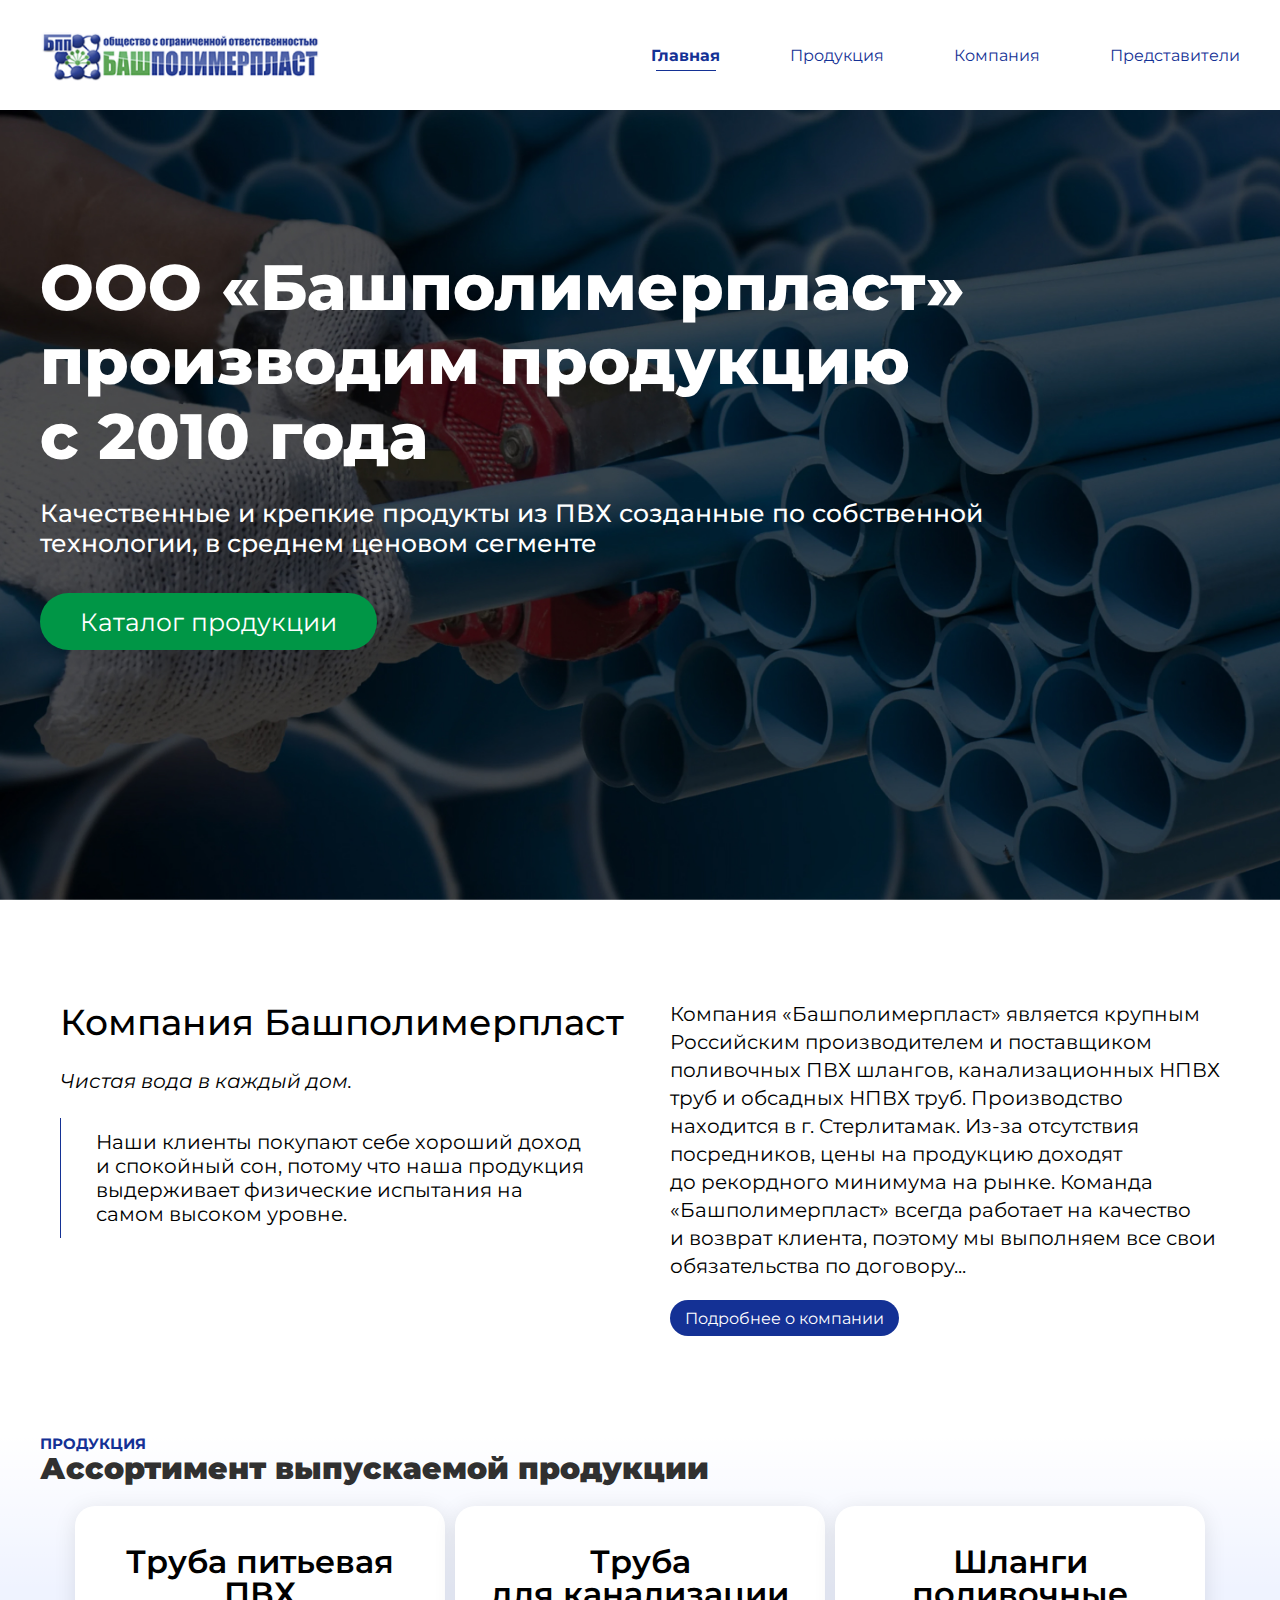
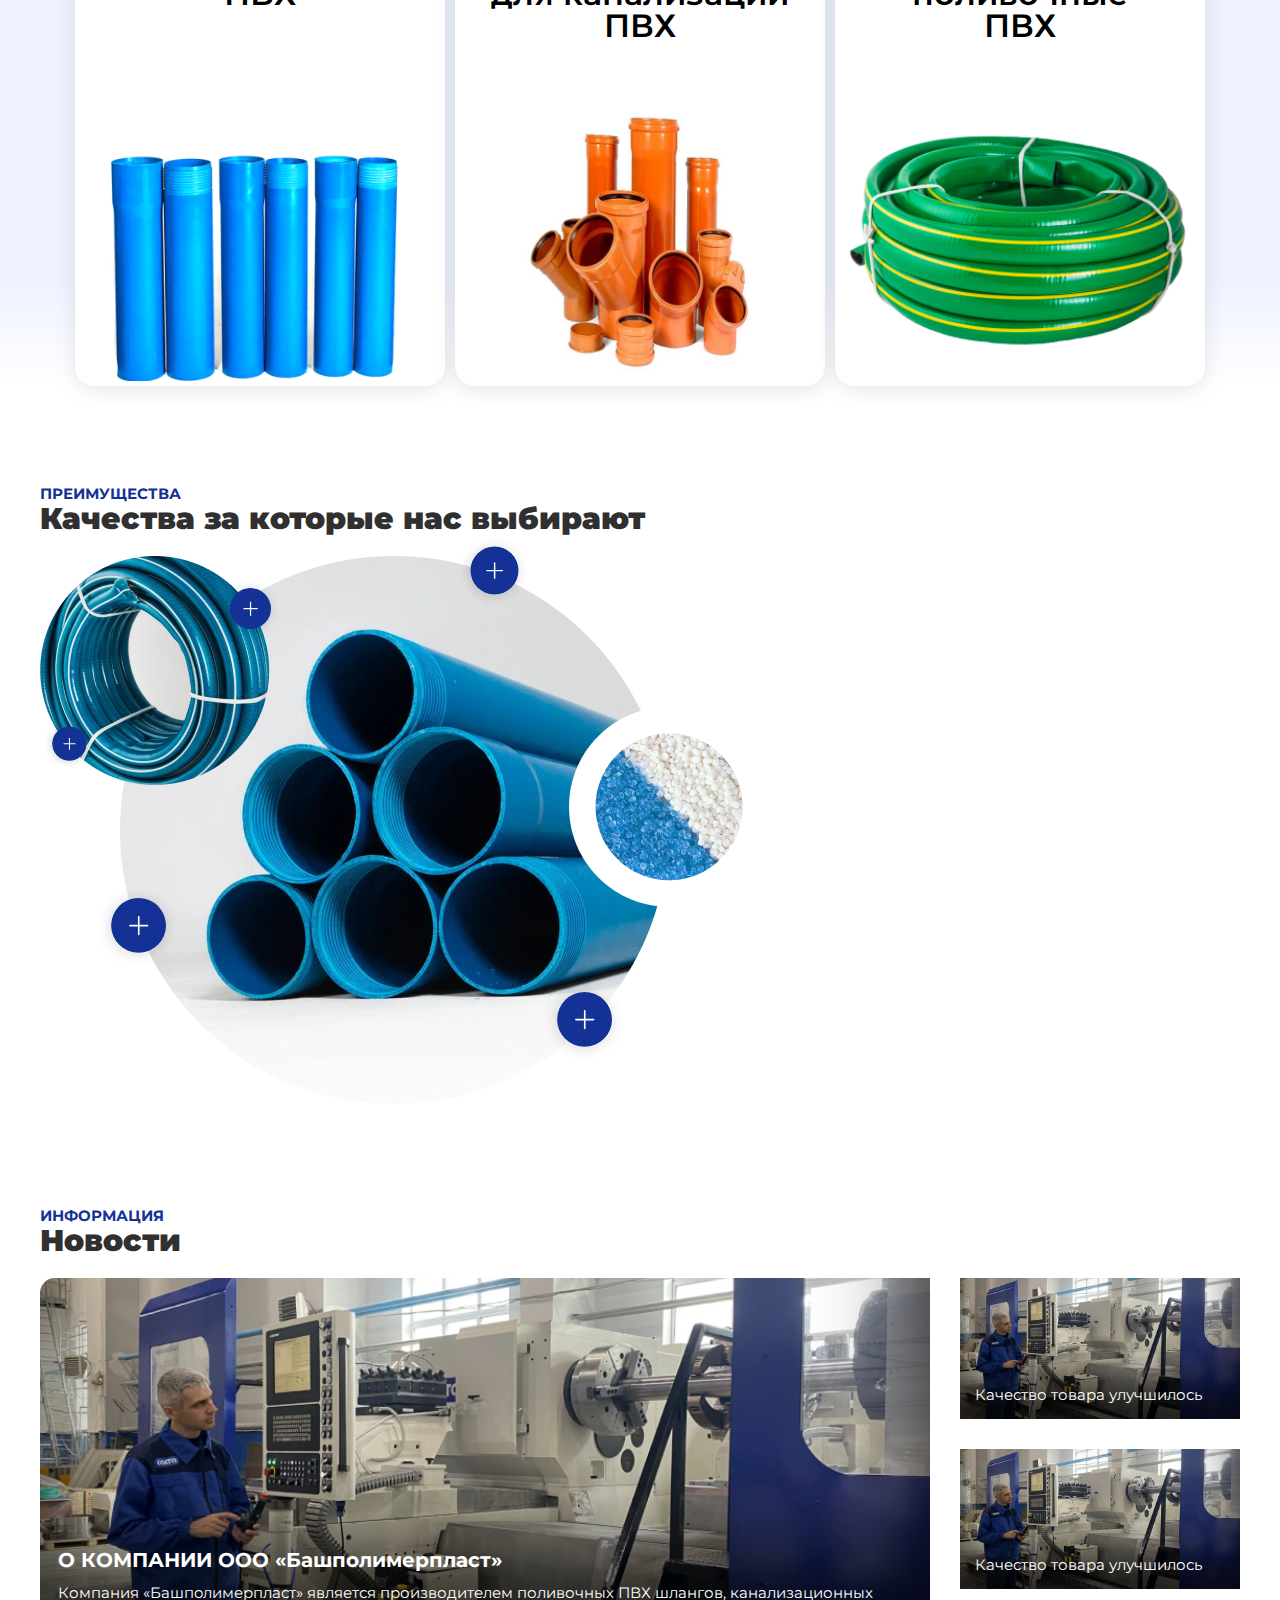
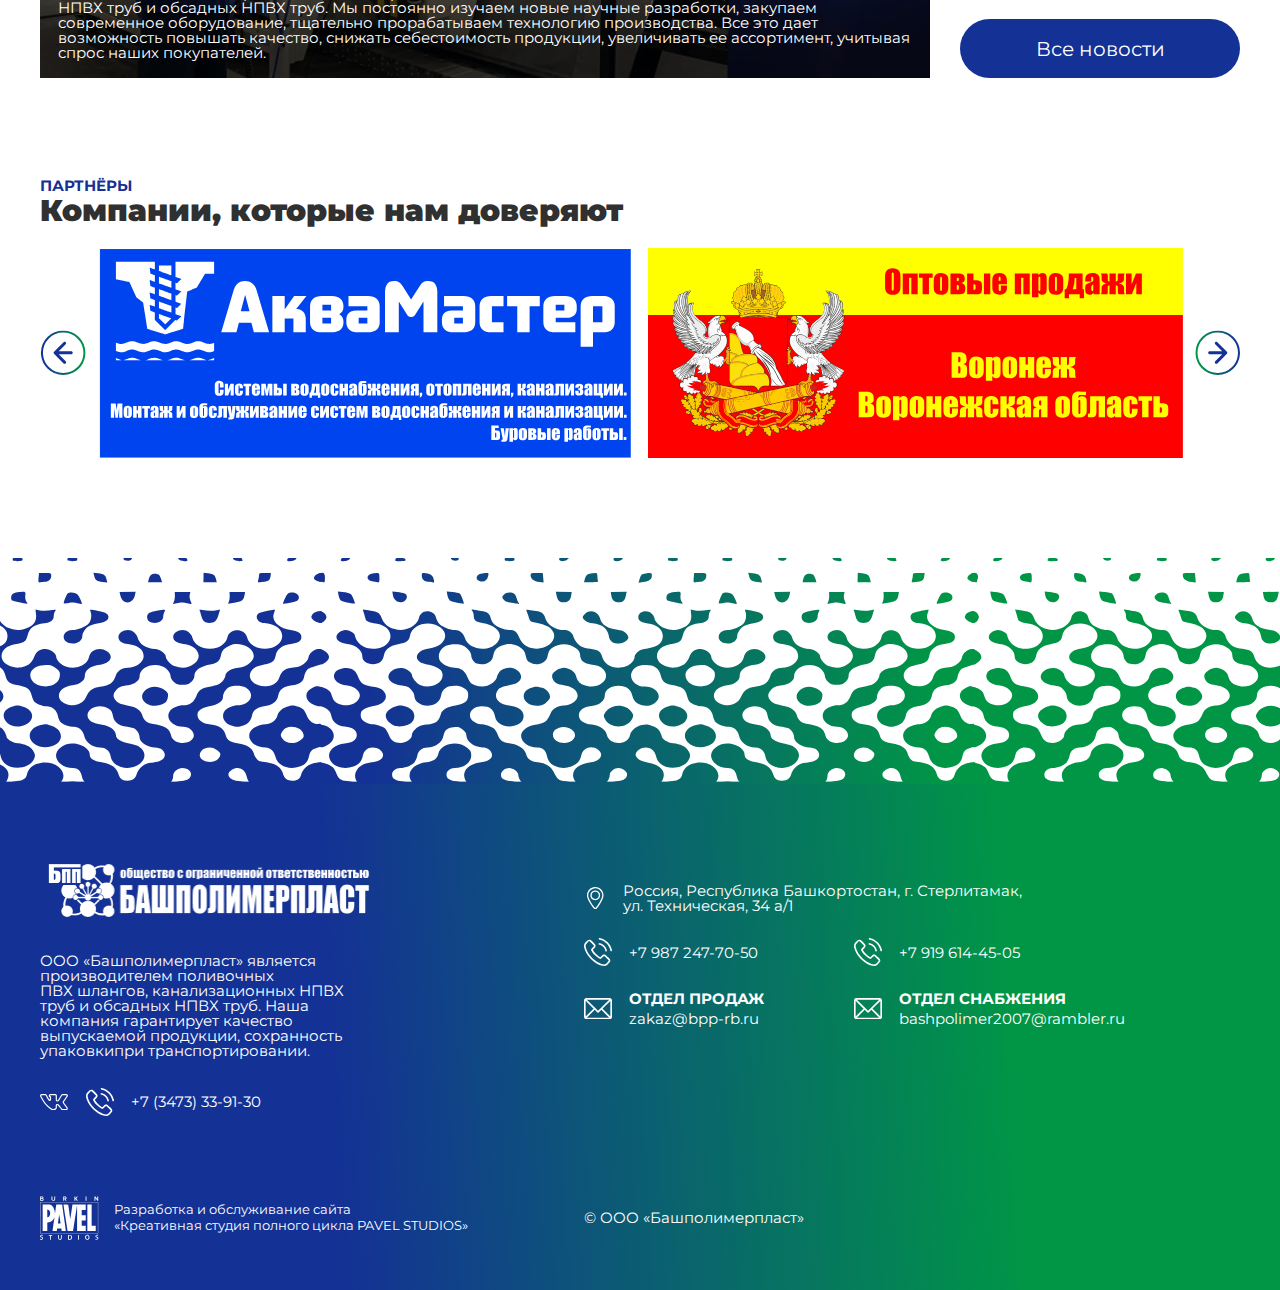
<file: index.html>
<!DOCTYPE html>
<html lang="ru">

<head>
    <meta charset="UTF-8">
    <meta name="viewport" content="width=device-width, initial-scale=1.0">
    <link rel="stylesheet" href="https://cdn.jsdelivr.net/npm/swiper@10/swiper-bundle.min.css" />
    <link rel="stylesheet" href="css/global.css">
    <link rel="stylesheet" href="css/index.css">
    <title>Башполимерпласт</title>
</head>

<body>
    <header class="header">
        <div class="container">
            <div class="header__inner">
                <img src="images/logo.png" alt="Башполимерпласт" class="logo">
                <nav class="header__nav">
                    <a href="/" class="header__link header__link_active">Главная</a>
                    <a href="products.html" class="header__link">Продукция</a>
                    <a href="about.html" class="header__link">Компания</a>
                    <a href="partners.html" class="header__link">Представители</a>
                </nav>
            </div>
        </div>
    </header>
    <main>
        <section class="welcome">
            <div class="container">
                <div class="welcome__inner">
                    <h1 class="welcome__title">ООО «Башполимерпласт» производим продукцию с 2010 года</h1>
                    <div class="welcome__description">Качественные и крепкие продукты из ПВХ созданные по собственной
                        технологии, в среднем ценовом сегменте</div>
                    <a href="products.html" class="btn welcome__btn">Каталог продукции</a>
                </div>
            </div>
        </section>
        <section class="about">
            <div class="container">
                <div class="about__inner">
                    <div class="about__left">
                        <h2 class="about__title">Компания Башполимерпласт</h2>
                        <div class="about__subtitle">Чистая вода в каждый дом.</div>
                        <div class="about__short-info">Наши клиенты покупают себе хороший доход и спокойный сон, потому
                            что наша продукция выдерживает физические испытания на самом высоком уровне.</div>
                    </div>
                    <div class="about__right">
                        <div class="about__info">Компания «Башпoлимерпласт» является крупным Российским производителем
                            и поставщиком поливочных ПВХ шлангов, канализационных НПВХ труб и обсадных НПВХ труб.
                            Производство находится в г. Стерлитамак. Из-за отсутствия посредников, цены на продукцию
                            доходят до рекордного минимума на рынке.
                            Команда «Башполимерпласт» всегда работает на качество и возврат клиента, поэтому
                            мы выполняем все свои обязательства по договору...</div>
                        <a href="about.html" class="btn btn__accent about__btn">Подробнее о компании</a>
                    </div>
                </div>
            </div>
        </section>
        <section class="production">
            <div class="container">
                <div class="production__inner">
                    <header class="section__header">
                        <h2 class="section__suptitle">Продукция</h2>
                        <h3 class="section__title">Ассортимент выпускаемой продукции</h3>   
                    </header>
                    <div class="production__products">
                        <a href="products.html#drinking-pipes" class="production-product">
                            <div class="production-product__title">Труба питьевая<br>ПВХ</div>
                            <div class="media production-product__media">
                                <img src="images/production-products/tubes-drinking.png" alt="Труба питьевая ПВХ"
                                    class="media__picture media__picture_contain">
                            </div>
                        </a>
                        <a href="products.html#sewer-pipes" class="production-product">
                            <div class="production-product__title">Труба для канализации<br>ПВХ</div>
                            <div class="media production-product__media">
                                <img src="images/production-products/tubes-sewerage.png" alt="Труба питьевая ПВХ"
                                    class="media__picture media__picture_contain">
                            </div>
                        </a>
                        <a href="products.html#hoses" class="production-product">
                            <div class="production-product__title">Шланги поливочные<br>ПВХ</div>
                            <div class="media production-product__media">
                                <img src="images/production-products/watering-hose.png" alt="Труба питьевая ПВХ"
                                    class="media__picture media__picture_contain">
                            </div>
                        </a>
                    </div>
                </div>
            </div>
        </section>
        <section class="benefits">
            <div class="container">
                <div class="benefits__inner">
                    <header class="section__header">
                        <h2 class="section__suptitle">Преимущества</h2>
                        <h3 class="section__title">Качества за которые нас выбирают</h3>
                    </header>
                    <div class="benefits__content">
                        <div class="benefits-item benefits-hose">
                            <img src="images/benefits/hose.png" alt="Шланг" class="benefits-item__picture">
                            <div class="benefit benefits-hose__benefit_1">
                                <svg class="benefit__icon" viewBox="0 0 98 98" fill="none"
                                    xmlns="http://www.w3.org/2000/svg">
                                    <g filter="url(#filter0_d_157_338)">
                                        <circle cx="49.6848" cy="48.2466" r="33.6414" fill="#143195" />
                                        <path class="vertical-line" d="M49.906 37.623V59.3129" stroke="white"
                                            stroke-width="2" stroke-linecap="round" stroke-linejoin="round" />
                                        <path d="M39.0613 48.468H60.7511" stroke="white" stroke-width="2"
                                            stroke-linecap="round" stroke-linejoin="round" />
                                    </g>
                                    <defs>
                                        <filter id="filter0_d_157_338" x="0.043457" y="0.605225" width="97.2827"
                                            height="97.2827" filterUnits="userSpaceOnUse"
                                            color-interpolation-filters="sRGB">
                                            <feFlood flood-opacity="0" result="BackgroundImageFix" />
                                            <feColorMatrix in="SourceAlpha" type="matrix"
                                                values="0 0 0 0 0 0 0 0 0 0 0 0 0 0 0 0 0 0 127 0" result="hardAlpha" />
                                            <feOffset dx="-1" dy="1" />
                                            <feGaussianBlur stdDeviation="7.5" />
                                            <feComposite in2="hardAlpha" operator="out" />
                                            <feColorMatrix type="matrix"
                                                values="0 0 0 0 0 0 0 0 0 0 0 0 0 0 0 0 0 0 0.15 0" />
                                            <feBlend mode="normal" in2="BackgroundImageFix"
                                                result="effect1_dropShadow_157_338" />
                                            <feBlend mode="normal" in="SourceGraphic" in2="effect1_dropShadow_157_338"
                                                result="shape" />
                                        </filter>
                                    </defs>
                                </svg>
                                <div class="benefit__text">ударопрочность</div>
                            </div>
                            <div class="benefit benefits-hose__benefit_2">
                                <svg class="benefit__icon" xmlns="http://www.w3.org/2000/svg" width="98" height="98"
                                    viewBox="0 0 98 98" fill="none">
                                    <g filter="url(#filter0_d_157_338)">
                                        <circle cx="49.6848" cy="48.2466" r="33.6414" fill="#143195" />
                                        <path class="vertical-line" d="M49.906 37.623V59.3129" stroke="white"
                                            stroke-width="2" stroke-linecap="round" stroke-linejoin="round" />
                                        <path d="M39.0613 48.468H60.7511" stroke="white" stroke-width="2"
                                            stroke-linecap="round" stroke-linejoin="round" />
                                    </g>
                                    <defs>
                                        <filter id="filter0_d_157_338" x="0.043457" y="0.605225" width="97.2827"
                                            height="97.2827" filterUnits="userSpaceOnUse"
                                            color-interpolation-filters="sRGB">
                                            <feFlood flood-opacity="0" result="BackgroundImageFix" />
                                            <feColorMatrix in="SourceAlpha" type="matrix"
                                                values="0 0 0 0 0 0 0 0 0 0 0 0 0 0 0 0 0 0 127 0" result="hardAlpha" />
                                            <feOffset dx="-1" dy="1" />
                                            <feGaussianBlur stdDeviation="7.5" />
                                            <feComposite in2="hardAlpha" operator="out" />
                                            <feColorMatrix type="matrix"
                                                values="0 0 0 0 0 0 0 0 0 0 0 0 0 0 0 0 0 0 0.15 0" />
                                            <feBlend mode="normal" in2="BackgroundImageFix"
                                                result="effect1_dropShadow_157_338" />
                                            <feBlend mode="normal" in="SourceGraphic" in2="effect1_dropShadow_157_338"
                                                result="shape" />
                                        </filter>
                                    </defs>
                                </svg>
                                <div class="benefit__text">ударопрочность</div>
                            </div>
                        </div>
                        <div class="benefits-item benefits-tubes">
                            <img src="images/benefits/tubes.png" alt="Трубы" class="benefits-item__picture">
                            <div class="benefit benefits-tubes__benefit_1">
                                <svg class="benefit__icon" viewBox="0 0 98 98" fill="none"
                                    xmlns="http://www.w3.org/2000/svg">
                                    <g filter="url(#filter0_d_157_338)">
                                        <circle cx="49.6848" cy="48.2466" r="33.6414" fill="#143195" />
                                        <path class="vertical-line" d="M49.906 37.623V59.3129" stroke="white"
                                            stroke-width="2" stroke-linecap="round" stroke-linejoin="round" />
                                        <path d="M39.0613 48.468H60.7511" stroke="white" stroke-width="2"
                                            stroke-linecap="round" stroke-linejoin="round" />
                                    </g>
                                    <defs>
                                        <filter id="filter0_d_157_338" x="0.043457" y="0.605225" width="97.2827"
                                            height="97.2827" filterUnits="userSpaceOnUse"
                                            color-interpolation-filters="sRGB">
                                            <feFlood flood-opacity="0" result="BackgroundImageFix" />
                                            <feColorMatrix in="SourceAlpha" type="matrix"
                                                values="0 0 0 0 0 0 0 0 0 0 0 0 0 0 0 0 0 0 127 0" result="hardAlpha" />
                                            <feOffset dx="-1" dy="1" />
                                            <feGaussianBlur stdDeviation="7.5" />
                                            <feComposite in2="hardAlpha" operator="out" />
                                            <feColorMatrix type="matrix"
                                                values="0 0 0 0 0 0 0 0 0 0 0 0 0 0 0 0 0 0 0.15 0" />
                                            <feBlend mode="normal" in2="BackgroundImageFix"
                                                result="effect1_dropShadow_157_338" />
                                            <feBlend mode="normal" in="SourceGraphic" in2="effect1_dropShadow_157_338"
                                                result="shape" />
                                        </filter>
                                    </defs>
                                </svg>
                                <div class="benefit__text">ударопрочность</div>
                            </div>
                            <div class="benefit benefits-tubes__benefit_2">
                                <svg class="benefit__icon" viewBox="0 0 98 98" fill="none"
                                    xmlns="http://www.w3.org/2000/svg">
                                    <g filter="url(#filter0_d_157_338)">
                                        <circle cx="49.6848" cy="48.2466" r="33.6414" fill="#143195" />
                                        <path class="vertical-line" d="M49.906 37.623V59.3129" stroke="white"
                                            stroke-width="2" stroke-linecap="round" stroke-linejoin="round" />
                                        <path d="M39.0613 48.468H60.7511" stroke="white" stroke-width="2"
                                            stroke-linecap="round" stroke-linejoin="round" />
                                    </g>
                                    <defs>
                                        <filter id="filter0_d_157_338" x="0.043457" y="0.605225" width="97.2827"
                                            height="97.2827" filterUnits="userSpaceOnUse"
                                            color-interpolation-filters="sRGB">
                                            <feFlood flood-opacity="0" result="BackgroundImageFix" />
                                            <feColorMatrix in="SourceAlpha" type="matrix"
                                                values="0 0 0 0 0 0 0 0 0 0 0 0 0 0 0 0 0 0 127 0" result="hardAlpha" />
                                            <feOffset dx="-1" dy="1" />
                                            <feGaussianBlur stdDeviation="7.5" />
                                            <feComposite in2="hardAlpha" operator="out" />
                                            <feColorMatrix type="matrix"
                                                values="0 0 0 0 0 0 0 0 0 0 0 0 0 0 0 0 0 0 0.15 0" />
                                            <feBlend mode="normal" in2="BackgroundImageFix"
                                                result="effect1_dropShadow_157_338" />
                                            <feBlend mode="normal" in="SourceGraphic" in2="effect1_dropShadow_157_338"
                                                result="shape" />
                                        </filter>
                                    </defs>
                                </svg>
                                <div class="benefit__text">ударопрочность</div>
                            </div>
                            <div class="benefit benefits-tubes__benefit_3">
                                <svg class="benefit__icon" viewBox="0 0 98 98" fill="none"
                                    xmlns="http://www.w3.org/2000/svg">
                                    <g filter="url(#filter0_d_157_338)">
                                        <circle cx="49.6848" cy="48.2466" r="33.6414" fill="#143195" />
                                        <path class="vertical-line" d="M49.906 37.623V59.3129" stroke="white"
                                            stroke-width="2" stroke-linecap="round" stroke-linejoin="round" />
                                        <path d="M39.0613 48.468H60.7511" stroke="white" stroke-width="2"
                                            stroke-linecap="round" stroke-linejoin="round" />
                                    </g>
                                    <defs>
                                        <filter id="filter0_d_157_338" x="0.043457" y="0.605225" width="97.2827"
                                            height="97.2827" filterUnits="userSpaceOnUse"
                                            color-interpolation-filters="sRGB">
                                            <feFlood flood-opacity="0" result="BackgroundImageFix" />
                                            <feColorMatrix in="SourceAlpha" type="matrix"
                                                values="0 0 0 0 0 0 0 0 0 0 0 0 0 0 0 0 0 0 127 0" result="hardAlpha" />
                                            <feOffset dx="-1" dy="1" />
                                            <feGaussianBlur stdDeviation="7.5" />
                                            <feComposite in2="hardAlpha" operator="out" />
                                            <feColorMatrix type="matrix"
                                                values="0 0 0 0 0 0 0 0 0 0 0 0 0 0 0 0 0 0 0.15 0" />
                                            <feBlend mode="normal" in2="BackgroundImageFix"
                                                result="effect1_dropShadow_157_338" />
                                            <feBlend mode="normal" in="SourceGraphic" in2="effect1_dropShadow_157_338"
                                                result="shape" />
                                        </filter>
                                    </defs>
                                </svg>
                                <div class="benefit__text">ударопрочность</div>
                            </div>
                        </div>
                        <div class="benefits-item benefits-polimer">
                            <img src="images/benefits/polimer.png" alt="Полимер" class="benefits-item__picture">
                        </div>

                    </div>
                </div>
            </div>
        </section>
        <section class="news">
            <div class="container">
                <div class="news__inner">
                    <header class="section__header">
                        <h2 class="section__suptitle">Информация</h2>
                        <h3 class="section__title">Новости</h3>
                    </header>
                    <div class="news-block">
                        <div class="news-item news-item__main"
                            style="background: url('images/news/news-1.jpg') center / cover no-repeat;">
                            <div class="news-item__title">
                                О КОМПАНИИ ООО «Башполимерпласт»
                            </div>
                            <div class="news-item__short-text">
                                Компания «Башпoлимерпласт» является производителем поливочных ПВХ шлангов,
                                канализационных НПВХ труб и обсадных НПВХ труб. Мы постоянно изучаем новые научные
                                разработки, закупаем современное оборудование, тщательно прорабатываем технологию
                                производства. Все это дает возможность повышать качество, снижать себестоимость
                                продукции, увеличивать ее ассортимент, учитывая спрос наших покупателей.
                            </div>
                        </div>
                        <div class="news-block__column">
                            <div class="news-item news-item__additional"
                                style="background: url('images/news/news-1.jpg') center / cover no-repeat;">
                                <div class="news-item__title">
                                    Качество товара улучшилось
                                </div>
                            </div>
                            <div class="news-item news-item__additional"
                                style="background: url('images/news/news-1.jpg') center / cover no-repeat;">
                                <div class="news-item__title">
                                    Качество товара улучшилось
                                </div>
                            </div>
                            <a href="#" class="btn btn__accent news-block__btn">Все новости</a>
                        </div>
                    </div>
                </div>
            </div>
        </section>
        <section class="partners">
            <div class="container">
                <div class="partners__inner">
                    <header class="section__header">
                        <h2 class="section__suptitle">Партнёры</h2>
                        <h3 class="section__title">Компании, которые нам доверяют</h3>
                    </header>
                    <div class="partners-swiper-container">
                        <div class="swiper partners-swiper">
                            <div class="swiper-wrapper partners-swiper-wrapper">
                                <div class="swiper-slide media partners-swiper-slide__media">
                                    <img src="images/partners/aqua-master.svg" alt=""
                                        class="media__pict partners-swiper-slide__pict">
                                </div>
                                <div class="swiper-slide media partners-swiper-slide__media">
                                    <img src="images/partners/voronezh.svg" alt="" class="media__pict">
                                </div>
                                <div class="swiper-slide media partners-swiper-slide__media">
                                    <img src="images/partners/aqua-master.svg" alt=""
                                        class="media__pict partners-swiper-slide__pict">
                                </div>
                                <div class="swiper-slide media partners-swiper-slide__media">
                                    <img src="images/partners/aqua-master.svg" alt=""
                                        class="media__pict partners-swiper-slide__pict">
                                </div>
                            </div>
                        </div>
                        <svg class="swiper-prev" width="46" height="45" viewBox="0 0 46 45" fill="none"
                            xmlns="http://www.w3.org/2000/svg">
                            <circle cx="23.1804" cy="22.291" r="21.2146" stroke="url(#paint0_linear_670_3)"
                                stroke-width="2" />
                            <path
                                d="M31.2662 23.791C32.0947 23.791 32.7662 23.1194 32.7662 22.291C32.7662 21.4626 32.0947 20.791 31.2662 20.791L31.2662 23.791ZM14.0339 21.2304C13.4481 21.8161 13.4481 22.7659 14.0339 23.3517L23.5798 32.8976C24.1656 33.4834 25.1154 33.4834 25.7012 32.8976C26.2869 32.3118 26.2869 31.3621 25.7012 30.7763L17.2159 22.291L25.7012 13.8057C26.2869 13.2199 26.2869 12.2702 25.7012 11.6844C25.1154 11.0986 24.1656 11.0986 23.5798 11.6844L14.0339 21.2304ZM31.2662 20.791L15.0946 20.791L15.0946 23.791L31.2662 23.791L31.2662 20.791Z"
                                fill="#143195" />
                            <defs>
                                <linearGradient id="paint0_linear_670_3" x1="2.81959" y1="23.154" x2="43.3984"
                                    y2="22.5536" gradientUnits="userSpaceOnUse">
                                    <stop stop-color="#143195" />
                                    <stop offset="1" stop-color="#009646" />
                                </linearGradient>
                            </defs>
                        </svg>
                        <svg class="swiper-next" width="45" height="45" viewBox="0 0 45 45" fill="none"
                            xmlns="http://www.w3.org/2000/svg">
                            <circle cx="22.7512" cy="22.291" r="21.2146" transform="rotate(-180 22.7512 22.291)"
                                stroke="url(#paint0_linear_506_1689)" stroke-width="2" />
                            <path
                                d="M14.6653 20.791C13.8369 20.791 13.1653 21.4626 13.1653 22.291C13.1653 23.1194 13.8369 23.791 14.6653 23.791L14.6653 20.791ZM31.8976 23.3517C32.4834 22.7659 32.4834 21.8161 31.8976 21.2304L22.3517 11.6844C21.7659 11.0986 20.8161 11.0986 20.2304 11.6844C19.6446 12.2702 19.6446 13.2199 20.2304 13.8057L28.7156 22.291L20.2304 30.7763C19.6446 31.3621 19.6446 32.3118 20.2304 32.8976C20.8161 33.4834 21.7659 33.4834 22.3517 32.8976L31.8976 23.3517ZM14.6653 23.791L30.837 23.791L30.837 20.791L14.6653 20.791L14.6653 23.791Z"
                                fill="#143195" />
                            <defs>
                                <linearGradient id="paint0_linear_506_1689" x1="2.39039" y1="23.154" x2="42.9692"
                                    y2="22.5536" gradientUnits="userSpaceOnUse">
                                    <stop stop-color="#143195" />
                                    <stop offset="1" stop-color="#009646" />
                                </linearGradient>
                            </defs>
                        </svg>
                    </div>
                </div>
            </div>
        </section>
    </main>
    <footer class="footer">
        <div class="container">
            <div class="footer__inner">
                <div class="footer-main-info">
                    <img src="images/white-logo.png" alt="Башполимерпласт" class="logo footer__logo">
                    <div class="footer__description">ООО «Башпoлимерпласт» является производителем поливочных
                        ПВХ шлангов, канализационных НПВХ труб и обсадных НПВХ труб. Наша компания гарантирует качество
                        выпускаемой продукции, сохранность упаковкипри транспортировании.</div>
                    <div class="footer-main-info__contacts">
                        <a href="#" class="footer-link">
                            <svg class="footer-link__icon" viewBox="0 0 514 300" fill="none" xmlns="http://www.w3.org/2000/svg">
                                <path fill-rule="evenodd" clip-rule="evenodd" d="M22.1552 2.18355C11.1142 6.24755 3.48125 14.6886 1.28625 25.2616C-0.861755 35.6086 0.305244 40.0076 10.8792 61.4146C54.3432 149.415 102.433 210.481 168.178 261.161C184.643 273.853 207.396 289.092 215.128 292.604C236.396 302.267 263.717 300.911 283.016 289.236C289.753 285.161 298.628 276.634 302.522 270.497C308.266 261.445 309.531 255.018 310.018 232.415C310.26 221.14 310.673 210.889 310.935 209.634C311.478 207.034 316.778 203.424 320.061 203.419C321.273 203.417 323.424 203.943 324.841 204.589C326.329 205.267 340.172 222.061 357.606 244.339C374.209 265.556 390.009 285.275 392.717 288.16C395.446 291.069 400.138 294.633 403.249 296.16L408.858 298.915H448.358H487.858L493.358 296.321C508.955 288.964 516.382 271.089 510.17 255.861C508.573 251.946 495.894 233.53 473.051 201.944C440.676 157.178 438.358 153.694 438.358 149.803C438.358 145.913 440.745 142.32 473.874 96.3365C496.858 64.4335 509.797 45.6066 510.543 42.9776C511.177 40.7426 512.069 38.4876 512.527 37.9646C513.587 36.7526 513.622 26.4146 512.565 26.4146C512.129 26.4146 511.261 24.5006 510.635 22.1606C509.176 16.7046 504.478 10.2386 499.191 6.40855C491.341 0.721554 488.701 0.414551 447.714 0.414551C412.832 0.414551 410.088 0.543554 405.066 2.42255C394.933 6.21355 393.678 7.89155 359.78 62.9875C327.323 115.738 326.099 117.421 320.158 117.411C316.805 117.406 311.492 113.837 310.903 111.196C310.624 109.941 310.274 90.2396 310.127 67.4146L309.858 25.9146L306.978 19.6805C303.312 11.7415 296.658 5.41855 288.926 2.52555C283.179 0.375551 282.376 0.348547 233.476 0.629547C184.979 0.908547 183.752 0.963549 179.162 3.08455C173.149 5.86255 166.485 12.5386 163.359 18.9146C159.839 26.0936 159.839 38.7356 163.359 45.9146C166.291 51.8956 172.44 58.2845 177.627 60.7415L181.397 62.5266L181.127 84.2206C180.866 105.274 180.797 105.924 178.795 106.21C177.235 106.433 175.075 104.391 169.947 97.8445C154.616 78.2745 140.499 53.8786 129.348 27.6826C123.266 13.3946 118.885 7.80255 110.572 3.72055L104.858 0.914551L65.8582 0.683548C30.9922 0.477548 26.3602 0.636548 22.1552 2.18355ZM25.2812 25.3376C20.5732 30.0456 21.1792 33.5606 29.6952 50.9406C76.3782 146.219 131.054 211.556 206.412 262.116C219.128 270.647 225.525 273.963 233.051 275.923C249.668 280.252 270.59 274.775 280.515 263.499C287.332 255.755 287.592 254.583 288.293 228.415C288.909 205.407 288.979 204.806 291.625 199.728C295.16 192.945 300.551 187.746 307.358 184.557C311.8 182.476 314.325 181.988 320.484 182.02C330.125 182.07 336.96 185.166 343.994 192.67C346.698 195.555 362.582 215.391 379.292 236.75C398.242 260.972 410.614 275.942 412.175 276.536C413.641 277.093 429.351 277.368 450.105 277.201L485.533 276.915L487.946 274.109C489.674 272.099 490.354 270.114 490.345 267.109C490.332 263.197 488.05 259.755 456.397 215.915C437.733 190.065 421.201 166.665 419.66 163.915C417.169 159.469 416.858 157.918 416.858 149.915C416.858 142.578 417.274 140.084 419.11 136.415C420.349 133.94 430.649 119.09 441.999 103.415C490.656 36.2186 490.358 36.6565 490.358 32.2785C490.358 29.1715 489.696 27.5986 487.435 25.3376L484.512 22.4146H448.451H412.39L409.476 25.1646C407.874 26.6766 393.047 49.9646 376.528 76.9146C357.023 108.736 344.979 127.388 342.175 130.117C329.758 142.203 309.614 141.924 297.556 129.5C295.361 127.238 292.506 123.256 291.212 120.651C288.875 115.949 288.854 115.606 288.358 72.3165C287.832 26.4205 287.934 27.4125 283.358 23.6965C282.228 22.7785 270.313 22.4705 235.031 22.4465L188.204 22.4146L185.281 25.3376C181.447 29.1726 181.23 34.9906 184.769 39.1086C186.935 41.6306 187.974 41.9656 195.019 42.4146L202.858 42.9146L203.122 74.8636C203.341 101.314 203.125 107.601 201.864 111.396C197.476 124.608 183.376 131.508 170.237 126.872C165 125.025 161.393 121.692 152.426 110.415C135.828 89.5396 123.09 67.3275 107.811 32.6105C103.058 21.8116 105.64 22.4146 64.1462 22.4146H28.2042L25.2812 25.3376ZM0.668245 32.9146C0.673245 36.2146 0.860245 37.4435 1.08325 35.6465C1.30525 33.8495 1.30125 31.1495 1.07325 29.6465C0.844245 28.1435 0.662245 29.6146 0.668245 32.9146Z" fill="white"/>
                                </svg>
                        </a>
                        <a href="#" class="footer-link">
                            <svg class="footer-link__icon" viewBox="0 0 512 513" fill="none"
                                xmlns="http://www.w3.org/2000/svg">
                                <path fill-rule="evenodd" clip-rule="evenodd"
                                    d="M277.704 1.62563C276.574 2.08363 274.212 4.09563 272.454 6.09663C269.754 9.17163 269.259 10.5266 269.259 14.8336C269.259 20.7036 271.633 25.3076 275.94 27.7936C277.49 28.6876 283.484 30.4106 289.259 31.6206C337.356 41.7016 378.955 64.2386 413.821 99.1046C449.547 134.831 470.499 174.235 481.811 226.975C483.673 235.656 486.587 240.071 491.93 242.303C496.398 244.17 499.656 244.015 504.146 241.725C512.232 237.599 513.355 232.522 509.796 216.167C497.96 161.766 472.946 116.148 433.449 76.9286C395.855 39.5996 350.087 14.6296 298.242 3.16263C286.594 0.586627 281.256 0.186627 277.704 1.62563ZM93.2594 30.2916C86.7664 31.3836 79.0684 33.9586 73.6794 36.8426C65.3024 41.3256 20.5024 85.9656 13.5054 96.8026C-0.802566 118.965 -3.34657 146.215 5.44343 183.167C25.6654 268.174 96.9954 368.431 183.759 433.794C232.996 470.887 291.747 499.881 336.759 509.301C347.939 511.64 352.209 512.029 367.259 512.078C387.061 512.142 392.056 511.19 405.759 504.737C417.555 499.183 422.111 495.278 448.115 468.443C468.747 447.151 472.232 443.093 475.472 436.586C482.846 421.781 482.887 407.673 475.599 392.667C472.207 385.683 469.472 382.669 435.872 348.877C416.026 328.917 397.532 311.034 394.774 309.136C386.747 303.614 379.171 301.313 368.759 301.234C351.026 301.102 343.522 305.492 316.83 331.618L296.759 351.264L287.259 346.214C266.203 335.022 245.282 318.667 220.68 294.167C193.596 267.196 179.159 249.085 166.128 225.73L160.304 215.294L180.642 194.69C193.193 181.974 202.185 171.996 204.129 168.627C214.094 151.358 213.528 132.003 202.584 115.712C196.789 107.086 131.002 41.8846 123.886 37.7146C114.197 32.0376 101.369 28.9286 93.2594 30.2916ZM92.0844 61.0136C86.5744 63.0616 82.6534 66.5406 60.1464 89.3566C41.7664 107.99 39.1474 111.062 35.9724 117.71C28.8654 132.591 28.3464 150.231 34.2654 175.8C39.6074 198.878 54.0194 233.801 69.0824 260.167C81.1114 281.222 102.218 311.116 121.332 334.167C132.663 347.831 168.227 383.242 182.259 394.831C221.405 427.161 266.873 454.395 307.099 469.608C348.528 485.276 379.284 487.242 398.01 475.419C404.731 471.176 447.866 426.853 449.815 422.187C451.692 417.695 451.651 411.545 449.713 406.885C447.794 402.27 381.526 335.438 376.049 332.594C371.206 330.079 365.208 330.15 359.969 332.784C357.463 334.045 346.654 343.919 333.259 357.185C318.003 372.294 309.471 380.008 306.759 381.147C299.763 384.084 293.413 382.911 280.259 376.249C252.492 362.187 224.406 340.798 196.6 312.54C167.473 282.94 149.166 258.541 135.919 231.672C130.254 220.181 129.762 218.654 129.793 212.672C129.814 208.615 130.442 205.021 131.462 203.122C132.362 201.447 142.848 190.422 154.764 178.622C166.679 166.822 177.597 155.189 179.024 152.772C182.21 147.375 182.503 140.826 179.81 135.167C177.526 130.369 112.423 64.6926 107.526 62.2476C102.907 59.9406 96.3774 59.4186 92.0844 61.0136ZM271.864 95.5886C265.035 100.091 262.9 109.114 267.069 115.859C269.793 120.268 273.366 121.982 285.643 124.773C324.225 133.544 358.649 160.706 376.759 196.667C381.953 206.979 384.947 215.207 388.319 228.435C391.414 240.573 393.044 243.62 397.851 246.256C402.219 248.651 410.438 247.782 413.887 244.561C420.143 238.716 420.578 233.9 416.331 217.485C402.189 162.81 361.209 118.383 308.259 100.318C288.817 93.6846 277.067 92.1586 271.864 95.5886Z"
                                    fill="white" />
                            </svg>
                            +7 (3473) 33-91-30
                        </a>
                    </div>
                </div>
                <div class="footer-more-info">
                    <div class="footer-link footer-link__address">
                        <svg class="footer-link__icon" viewBox="0 0 512 513" fill="none"
                            xmlns="http://www.w3.org/2000/svg">
                            <g clip-path="url(#clip0_686_10)">
                                <path fill-rule="evenodd" clip-rule="evenodd"
                                    d="M236 1.51758C176.993 8.15158 124.368 41.7946 93.8159 92.4146C72.6479 127.489 62.8929 172.59 68.4709 209.597C75.8619 258.625 109.909 331.506 162.52 410.915C194.807 459.647 227.263 498.698 243.554 508.415C248.659 511.46 250.272 511.915 255.961 511.915C264.999 511.915 269.665 508.995 284.538 494.028C327.543 450.752 392.718 348.704 422.425 278.131C437.221 242.979 443.91 217.411 444.716 192.915C447.11 120.186 404.265 50.8866 337.022 18.7266C306.745 4.24658 268.968 -2.18942 236 1.51758ZM237.23 31.4486C201.52 35.9476 169.785 51.5646 143.921 77.3666C114.791 106.427 99.0949 141.497 97.3199 181.485C96.2579 205.416 101.089 227.25 115.229 262.415C141.31 327.281 205.088 428.761 246.266 470.915L256.034 480.915L264.143 472.415C280.63 455.131 303.523 425.103 325.514 391.915C371.021 323.239 402.962 257.429 412.694 212.293C415.426 199.622 415.14 172.508 412.126 158.415C405.189 125.979 391.437 100.683 368.07 77.3766C337.875 47.2576 302.181 31.9086 260 30.9026C251.475 30.6996 241.228 30.9456 237.23 31.4486ZM235.797 79.9876C196.954 87.0136 164.207 115.135 150.654 153.103C142.933 174.732 142.737 202.722 150.153 224.84C159.467 252.623 181.229 277.332 207.48 289.931C260.122 315.197 321.918 296.404 352.242 245.909C368.75 218.419 371.974 181.308 360.503 150.824C348.703 119.469 322.932 94.4986 291.545 84.0116C275.043 78.4976 252.878 76.8976 235.797 79.9876ZM236.807 110.451C200.1 119.478 174.927 151.51 174.753 189.415C174.669 207.924 180.001 224.192 190.849 238.523C220.081 277.137 275.546 282.166 311.238 249.438C318.15 243.1 327.193 230.526 330.781 222.262C348.464 181.54 329.957 133.686 289.413 115.303C274.195 108.403 253.064 106.454 236.807 110.451Z"
                                    fill="white" />
                            </g>
                            <defs>
                                <clipPath id="clip0_686_10">
                                    <rect width="512" height="512" fill="white" transform="translate(0 0.414551)" />
                                </clipPath>
                            </defs>
                        </svg>
                        Россия, Республика Башкортостан, г. Стерлитамак, ул. Техническая, 34 а/1
                    </div>
                    <div class="footer-more-info-row">
                        <a href="#" class="footer-link footer-more-info-row__footer-link">
                            <svg class="footer-link__icon" viewBox="0 0 512 513" fill="none"
                                xmlns="http://www.w3.org/2000/svg">
                                <path fill-rule="evenodd" clip-rule="evenodd"
                                    d="M277.704 1.62563C276.574 2.08363 274.212 4.09563 272.454 6.09663C269.754 9.17163 269.259 10.5266 269.259 14.8336C269.259 20.7036 271.633 25.3076 275.94 27.7936C277.49 28.6876 283.484 30.4106 289.259 31.6206C337.356 41.7016 378.955 64.2386 413.821 99.1046C449.547 134.831 470.499 174.235 481.811 226.975C483.673 235.656 486.587 240.071 491.93 242.303C496.398 244.17 499.656 244.015 504.146 241.725C512.232 237.599 513.355 232.522 509.796 216.167C497.96 161.766 472.946 116.148 433.449 76.9286C395.855 39.5996 350.087 14.6296 298.242 3.16263C286.594 0.586627 281.256 0.186627 277.704 1.62563ZM93.2594 30.2916C86.7664 31.3836 79.0684 33.9586 73.6794 36.8426C65.3024 41.3256 20.5024 85.9656 13.5054 96.8026C-0.802566 118.965 -3.34657 146.215 5.44343 183.167C25.6654 268.174 96.9954 368.431 183.759 433.794C232.996 470.887 291.747 499.881 336.759 509.301C347.939 511.64 352.209 512.029 367.259 512.078C387.061 512.142 392.056 511.19 405.759 504.737C417.555 499.183 422.111 495.278 448.115 468.443C468.747 447.151 472.232 443.093 475.472 436.586C482.846 421.781 482.887 407.673 475.599 392.667C472.207 385.683 469.472 382.669 435.872 348.877C416.026 328.917 397.532 311.034 394.774 309.136C386.747 303.614 379.171 301.313 368.759 301.234C351.026 301.102 343.522 305.492 316.83 331.618L296.759 351.264L287.259 346.214C266.203 335.022 245.282 318.667 220.68 294.167C193.596 267.196 179.159 249.085 166.128 225.73L160.304 215.294L180.642 194.69C193.193 181.974 202.185 171.996 204.129 168.627C214.094 151.358 213.528 132.003 202.584 115.712C196.789 107.086 131.002 41.8846 123.886 37.7146C114.197 32.0376 101.369 28.9286 93.2594 30.2916ZM92.0844 61.0136C86.5744 63.0616 82.6534 66.5406 60.1464 89.3566C41.7664 107.99 39.1474 111.062 35.9724 117.71C28.8654 132.591 28.3464 150.231 34.2654 175.8C39.6074 198.878 54.0194 233.801 69.0824 260.167C81.1114 281.222 102.218 311.116 121.332 334.167C132.663 347.831 168.227 383.242 182.259 394.831C221.405 427.161 266.873 454.395 307.099 469.608C348.528 485.276 379.284 487.242 398.01 475.419C404.731 471.176 447.866 426.853 449.815 422.187C451.692 417.695 451.651 411.545 449.713 406.885C447.794 402.27 381.526 335.438 376.049 332.594C371.206 330.079 365.208 330.15 359.969 332.784C357.463 334.045 346.654 343.919 333.259 357.185C318.003 372.294 309.471 380.008 306.759 381.147C299.763 384.084 293.413 382.911 280.259 376.249C252.492 362.187 224.406 340.798 196.6 312.54C167.473 282.94 149.166 258.541 135.919 231.672C130.254 220.181 129.762 218.654 129.793 212.672C129.814 208.615 130.442 205.021 131.462 203.122C132.362 201.447 142.848 190.422 154.764 178.622C166.679 166.822 177.597 155.189 179.024 152.772C182.21 147.375 182.503 140.826 179.81 135.167C177.526 130.369 112.423 64.6926 107.526 62.2476C102.907 59.9406 96.3774 59.4186 92.0844 61.0136ZM271.864 95.5886C265.035 100.091 262.9 109.114 267.069 115.859C269.793 120.268 273.366 121.982 285.643 124.773C324.225 133.544 358.649 160.706 376.759 196.667C381.953 206.979 384.947 215.207 388.319 228.435C391.414 240.573 393.044 243.62 397.851 246.256C402.219 248.651 410.438 247.782 413.887 244.561C420.143 238.716 420.578 233.9 416.331 217.485C402.189 162.81 361.209 118.383 308.259 100.318C288.817 93.6846 277.067 92.1586 271.864 95.5886Z"
                                    fill="white" />
                            </svg>
                            +7 987 247-70-50
                        </a>
                        <a href="#" class="footer-link footer-more-info-row__footer-link">
                            <svg class="footer-link__icon" viewBox="0 0 512 513" fill="none"
                                xmlns="http://www.w3.org/2000/svg">
                                <path fill-rule="evenodd" clip-rule="evenodd"
                                    d="M277.704 1.62563C276.574 2.08363 274.212 4.09563 272.454 6.09663C269.754 9.17163 269.259 10.5266 269.259 14.8336C269.259 20.7036 271.633 25.3076 275.94 27.7936C277.49 28.6876 283.484 30.4106 289.259 31.6206C337.356 41.7016 378.955 64.2386 413.821 99.1046C449.547 134.831 470.499 174.235 481.811 226.975C483.673 235.656 486.587 240.071 491.93 242.303C496.398 244.17 499.656 244.015 504.146 241.725C512.232 237.599 513.355 232.522 509.796 216.167C497.96 161.766 472.946 116.148 433.449 76.9286C395.855 39.5996 350.087 14.6296 298.242 3.16263C286.594 0.586627 281.256 0.186627 277.704 1.62563ZM93.2594 30.2916C86.7664 31.3836 79.0684 33.9586 73.6794 36.8426C65.3024 41.3256 20.5024 85.9656 13.5054 96.8026C-0.802566 118.965 -3.34657 146.215 5.44343 183.167C25.6654 268.174 96.9954 368.431 183.759 433.794C232.996 470.887 291.747 499.881 336.759 509.301C347.939 511.64 352.209 512.029 367.259 512.078C387.061 512.142 392.056 511.19 405.759 504.737C417.555 499.183 422.111 495.278 448.115 468.443C468.747 447.151 472.232 443.093 475.472 436.586C482.846 421.781 482.887 407.673 475.599 392.667C472.207 385.683 469.472 382.669 435.872 348.877C416.026 328.917 397.532 311.034 394.774 309.136C386.747 303.614 379.171 301.313 368.759 301.234C351.026 301.102 343.522 305.492 316.83 331.618L296.759 351.264L287.259 346.214C266.203 335.022 245.282 318.667 220.68 294.167C193.596 267.196 179.159 249.085 166.128 225.73L160.304 215.294L180.642 194.69C193.193 181.974 202.185 171.996 204.129 168.627C214.094 151.358 213.528 132.003 202.584 115.712C196.789 107.086 131.002 41.8846 123.886 37.7146C114.197 32.0376 101.369 28.9286 93.2594 30.2916ZM92.0844 61.0136C86.5744 63.0616 82.6534 66.5406 60.1464 89.3566C41.7664 107.99 39.1474 111.062 35.9724 117.71C28.8654 132.591 28.3464 150.231 34.2654 175.8C39.6074 198.878 54.0194 233.801 69.0824 260.167C81.1114 281.222 102.218 311.116 121.332 334.167C132.663 347.831 168.227 383.242 182.259 394.831C221.405 427.161 266.873 454.395 307.099 469.608C348.528 485.276 379.284 487.242 398.01 475.419C404.731 471.176 447.866 426.853 449.815 422.187C451.692 417.695 451.651 411.545 449.713 406.885C447.794 402.27 381.526 335.438 376.049 332.594C371.206 330.079 365.208 330.15 359.969 332.784C357.463 334.045 346.654 343.919 333.259 357.185C318.003 372.294 309.471 380.008 306.759 381.147C299.763 384.084 293.413 382.911 280.259 376.249C252.492 362.187 224.406 340.798 196.6 312.54C167.473 282.94 149.166 258.541 135.919 231.672C130.254 220.181 129.762 218.654 129.793 212.672C129.814 208.615 130.442 205.021 131.462 203.122C132.362 201.447 142.848 190.422 154.764 178.622C166.679 166.822 177.597 155.189 179.024 152.772C182.21 147.375 182.503 140.826 179.81 135.167C177.526 130.369 112.423 64.6926 107.526 62.2476C102.907 59.9406 96.3774 59.4186 92.0844 61.0136ZM271.864 95.5886C265.035 100.091 262.9 109.114 267.069 115.859C269.793 120.268 273.366 121.982 285.643 124.773C324.225 133.544 358.649 160.706 376.759 196.667C381.953 206.979 384.947 215.207 388.319 228.435C391.414 240.573 393.044 243.62 397.851 246.256C402.219 248.651 410.438 247.782 413.887 244.561C420.143 238.716 420.578 233.9 416.331 217.485C402.189 162.81 361.209 118.383 308.259 100.318C288.817 93.6846 277.067 92.1586 271.864 95.5886Z"
                                    fill="white" />
                            </svg>
                            +7 919 614-45-05
                        </a>
                    </div>
                    <div class="footer-more-info-row">
                        <a href="#" class="footer-link footer-more-info-row__footer-link">
                            <svg class="footer-link__icon" viewBox="0 0 512 391" fill="none"
                                xmlns="http://www.w3.org/2000/svg">
                                <path fill-rule="evenodd" clip-rule="evenodd"
                                    d="M36.1081 1.71573C19.0201 5.07173 4.33305 20.0607 1.02105 37.5247C-0.384947 44.9367 -0.384947 346.331 1.02105 353.743C4.39705 371.546 19.0881 386.237 36.8911 389.613C44.3351 391.025 467.665 391.025 475.109 389.613C492.456 386.324 508.605 370.453 510.73 354.607C511.027 352.395 511.659 350.345 512.135 350.051C512.616 349.753 513 280.652 513 194.516C513 106.728 512.622 39.7487 512.129 40.0537C511.65 40.3497 511.018 38.8027 510.724 36.6157C508.605 20.8147 492.433 4.93973 475.109 1.65473C468.415 0.384726 42.5821 0.443727 36.1081 1.71573ZM142 120.654C191.775 170.136 238.042 215.882 244.815 222.312L257.13 234.003L358.814 132.319L460.499 30.6337L255.999 30.6597L51.5001 30.6867L142 120.654ZM0.488053 195.634C0.488053 281.159 0.606053 316.146 0.750053 273.384C0.894053 230.622 0.894053 160.646 0.750053 117.884C0.606053 75.1217 0.488053 110.109 0.488053 195.634ZM30.0001 195.794V339.132L102.13 267.003L174.259 194.873L105.38 126.384C67.4961 88.7157 35.0381 56.6717 33.2501 55.1757L30.0001 52.4557V195.794ZM409.999 124.135L338.503 195.636L410.252 267.384L482 339.132V195.883C482 117.096 481.886 52.6337 481.747 52.6337C481.608 52.6337 449.322 84.8087 409.999 124.135ZM123.5 288.634L51.5051 360.634H256.002H460.498L388.762 288.897L317.025 217.161L291.763 242.285C277.868 256.104 265.06 268.135 263.3 269.022C254.392 273.509 250.811 271.171 221.508 241.737C207.762 227.931 196.285 216.634 196.005 216.634C195.724 216.634 163.097 249.034 123.5 288.634Z"
                                    fill="white" />
                            </svg>
                            <div class="footer-link__content">
                                <div class="footer-link__title">Отдел продаж</div>
                                <div class="footer-link__text">zakaz@bpp-rb.ru</div>
                            </div>
                        </a>
                        <a href="#" class="footer-link footer-more-info-row__footer-link">
                            <svg class="footer-link__icon" viewBox="0 0 512 391" fill="none"
                                xmlns="http://www.w3.org/2000/svg">
                                <path fill-rule="evenodd" clip-rule="evenodd"
                                    d="M36.1081 1.71573C19.0201 5.07173 4.33305 20.0607 1.02105 37.5247C-0.384947 44.9367 -0.384947 346.331 1.02105 353.743C4.39705 371.546 19.0881 386.237 36.8911 389.613C44.3351 391.025 467.665 391.025 475.109 389.613C492.456 386.324 508.605 370.453 510.73 354.607C511.027 352.395 511.659 350.345 512.135 350.051C512.616 349.753 513 280.652 513 194.516C513 106.728 512.622 39.7487 512.129 40.0537C511.65 40.3497 511.018 38.8027 510.724 36.6157C508.605 20.8147 492.433 4.93973 475.109 1.65473C468.415 0.384726 42.5821 0.443727 36.1081 1.71573ZM142 120.654C191.775 170.136 238.042 215.882 244.815 222.312L257.13 234.003L358.814 132.319L460.499 30.6337L255.999 30.6597L51.5001 30.6867L142 120.654ZM0.488053 195.634C0.488053 281.159 0.606053 316.146 0.750053 273.384C0.894053 230.622 0.894053 160.646 0.750053 117.884C0.606053 75.1217 0.488053 110.109 0.488053 195.634ZM30.0001 195.794V339.132L102.13 267.003L174.259 194.873L105.38 126.384C67.4961 88.7157 35.0381 56.6717 33.2501 55.1757L30.0001 52.4557V195.794ZM409.999 124.135L338.503 195.636L410.252 267.384L482 339.132V195.883C482 117.096 481.886 52.6337 481.747 52.6337C481.608 52.6337 449.322 84.8087 409.999 124.135ZM123.5 288.634L51.5051 360.634H256.002H460.498L388.762 288.897L317.025 217.161L291.763 242.285C277.868 256.104 265.06 268.135 263.3 269.022C254.392 273.509 250.811 271.171 221.508 241.737C207.762 227.931 196.285 216.634 196.005 216.634C195.724 216.634 163.097 249.034 123.5 288.634Z"
                                    fill="white" />
                            </svg>
                            <div class="footer-link__content">
                                <div class="footer-link__title">Отдел снабжения</div>
                                <div class="footer-link__text">bashpolimer2007@rambler.ru</div>
                            </div>
                        </a>
                    </div>
                </div>
                <div class="footer-developer">
                    <img src="resources/dev-logo.svg" alt="" class="footer-developer__logo">
                    <div class="footer-developer__name">Разработка и обслуживание сайта<br>«Креативная студия полного
                        цикла PAVEL STUDIOS»</div>
                </div>
                <div class="footer-copyright">© ООО «Башполимерпласт»</div>
            </div>
        </div>
    </footer>
    <script src="https://cdn.jsdelivr.net/npm/swiper@10/swiper-bundle.min.js"></script>
    <script src="js/index.js"></script>
</body>

</html>
</file>
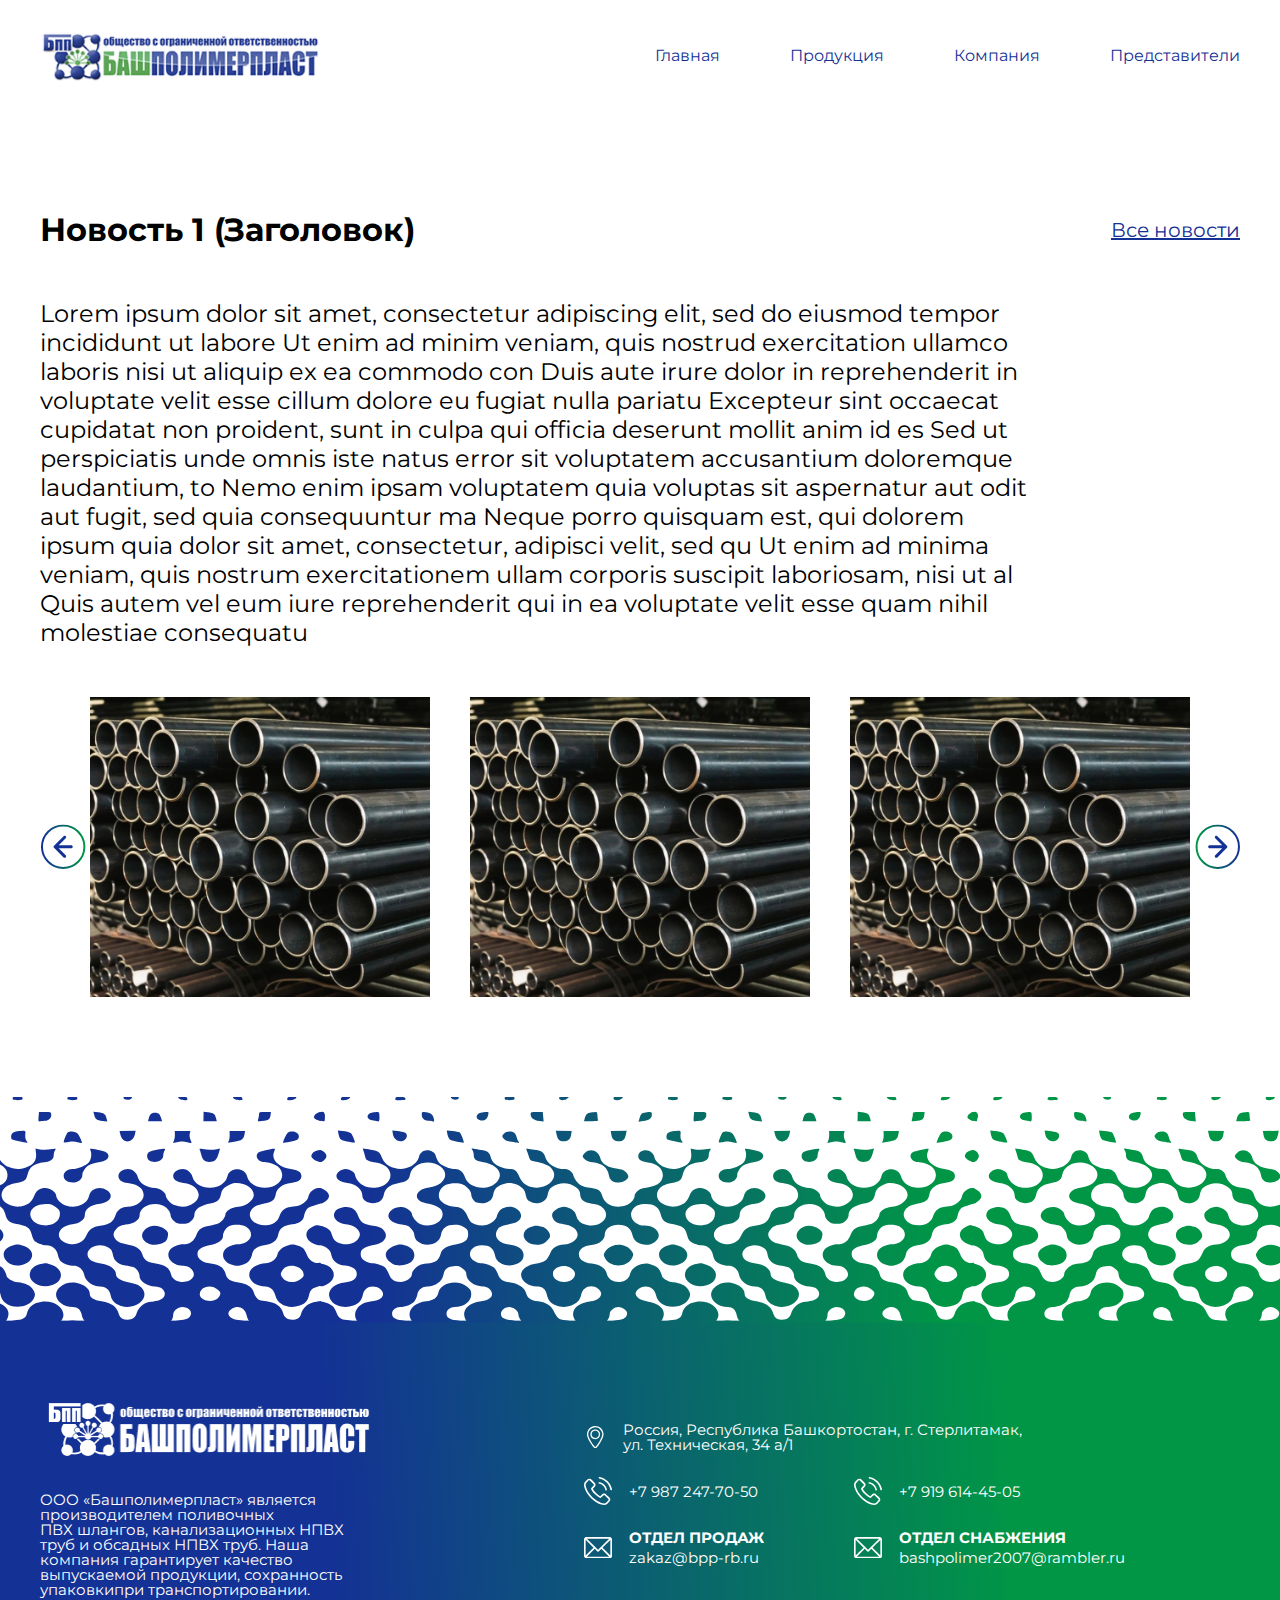
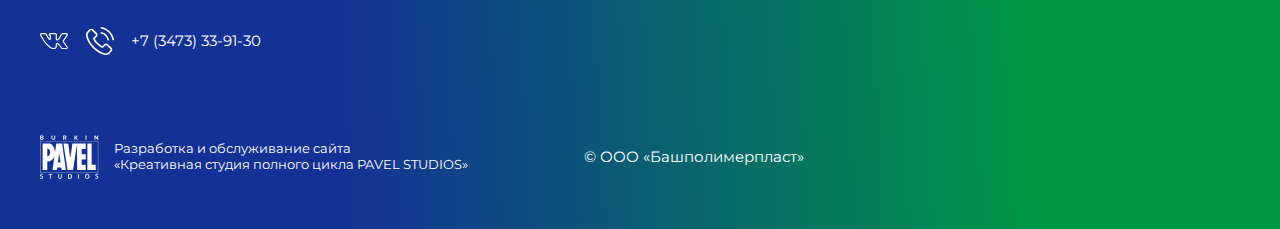
<file: news-item.html>
<!DOCTYPE html>
<html lang="ru">

<head>
    <meta charset="UTF-8">
    <meta name="viewport" content="width=device-width, initial-scale=1.0">
    <link rel="stylesheet" href="https://cdn.jsdelivr.net/npm/swiper@10/swiper-bundle.min.css" />
    <link rel="stylesheet" href="css/global.css">
    <link rel="stylesheet" href="css/news-item.css">
    <title>Новость 1</title>
</head>

<body>
    <header class="header">
        <div class="container">
            <div class="header__inner">
                <img src="images/logo.png" alt="Башполимерпласт" class="logo">
                <nav class="header__nav">
                    <a href="/" class="header__link">Главная</a>
                    <a href="products.html" class="header__link">Продукция</a>
                    <a href="about.html" class="header__link">Компания</a>
                    <a href="partners.html" class="header__link">Представители</a>
                </nav>
            </div>
        </div>
    </header>
    <main>
        <section class="first-section news-item">
            <div class="container">
                <div class="news-item__inner">
                    <header class="news-item__header">
                        <h2 class="news-item__title">Новость 1 (Заголовок)</h2>
                        <a href="#" class="news-item__backlink">Все новости</a>
                    </header>
                    <article class="news-item__article">
                        <p class="news-item__parag">
                            Lorem ipsum dolor sit amet, consectetur adipiscing elit, sed do eiusmod tempor incididunt ut
                            labore Ut enim ad minim veniam, quis nostrud exercitation ullamco laboris nisi ut aliquip ex
                            ea
                            commodo
                            con Duis aute irure dolor in reprehenderit in voluptate velit esse cillum dolore eu fugiat
                            nulla
                            pariatu
                            Excepteur sint occaecat cupidatat non proident, sunt in culpa qui officia deserunt mollit
                            anim
                            id es Sed ut perspiciatis unde omnis iste natus error sit voluptatem accusantium doloremque
                            laudantium, to Nemo enim ipsam voluptatem quia voluptas sit aspernatur aut odit aut fugit,
                            sed
                            quia consequuntur ma Neque porro quisquam est, qui dolorem ipsum quia dolor sit amet,
                            consectetur, adipisci velit, sed qu Ut enim ad minima veniam, quis nostrum exercitationem
                            ullam
                            corporis suscipit laboriosam, nisi ut al Quis autem vel eum iure reprehenderit qui in ea
                            voluptate velit esse quam nihil molestiae consequatu
                        </p>
                    </article>
                    <div class="swiper-container">
                        <div class="swiper news-item-gallery">
                            <div class="swiper-wrapper">
                                <div class="swiper-slide media">
                                    <img src="images/news/news_1/092_original.webp" alt=""
                                        class="media__picture media__picture_cover">
                                </div>
                                <div class="swiper-slide media">
                                    <img src="images/news/news_1/092_original.webp" alt=""
                                        class="media__picture media__picture_cover">
                                </div>
                                <div class="swiper-slide media">
                                    <img src="images/news/news_1/092_original.webp" alt=""
                                        class="media__picture media__picture_cover">
                                </div>
                                <div class="swiper-slide media">
                                    <img src="images/news/news_1/092_original.webp" alt=""
                                        class="media__picture media__picture_cover">
                                </div>
                            </div>

                        </div>
                        <svg class="swiper-prev" width="46" height="45" viewBox="0 0 46 45" fill="none"
                            xmlns="http://www.w3.org/2000/svg">
                            <circle cx="23.1804" cy="22.291" r="21.2146" stroke="url(#paint0_linear_670_3)"
                                stroke-width="2" />
                            <path
                                d="M31.2662 23.791C32.0947 23.791 32.7662 23.1194 32.7662 22.291C32.7662 21.4626 32.0947 20.791 31.2662 20.791L31.2662 23.791ZM14.0339 21.2304C13.4481 21.8161 13.4481 22.7659 14.0339 23.3517L23.5798 32.8976C24.1656 33.4834 25.1154 33.4834 25.7012 32.8976C26.2869 32.3118 26.2869 31.3621 25.7012 30.7763L17.2159 22.291L25.7012 13.8057C26.2869 13.2199 26.2869 12.2702 25.7012 11.6844C25.1154 11.0986 24.1656 11.0986 23.5798 11.6844L14.0339 21.2304ZM31.2662 20.791L15.0946 20.791L15.0946 23.791L31.2662 23.791L31.2662 20.791Z"
                                fill="#143195" />
                            <defs>
                                <linearGradient id="paint0_linear_670_3" x1="2.81959" y1="23.154" x2="43.3984"
                                    y2="22.5536" gradientUnits="userSpaceOnUse">
                                    <stop stop-color="#143195" />
                                    <stop offset="1" stop-color="#009646" />
                                </linearGradient>
                            </defs>
                        </svg>
                        <svg class="swiper-next" width="45" height="45" viewBox="0 0 45 45" fill="none"
                            xmlns="http://www.w3.org/2000/svg">
                            <circle cx="22.7512" cy="22.291" r="21.2146" transform="rotate(-180 22.7512 22.291)"
                                stroke="url(#paint0_linear_506_1689)" stroke-width="2" />
                            <path
                                d="M14.6653 20.791C13.8369 20.791 13.1653 21.4626 13.1653 22.291C13.1653 23.1194 13.8369 23.791 14.6653 23.791L14.6653 20.791ZM31.8976 23.3517C32.4834 22.7659 32.4834 21.8161 31.8976 21.2304L22.3517 11.6844C21.7659 11.0986 20.8161 11.0986 20.2304 11.6844C19.6446 12.2702 19.6446 13.2199 20.2304 13.8057L28.7156 22.291L20.2304 30.7763C19.6446 31.3621 19.6446 32.3118 20.2304 32.8976C20.8161 33.4834 21.7659 33.4834 22.3517 32.8976L31.8976 23.3517ZM14.6653 23.791L30.837 23.791L30.837 20.791L14.6653 20.791L14.6653 23.791Z"
                                fill="#143195" />
                            <defs>
                                <linearGradient id="paint0_linear_506_1689" x1="2.39039" y1="23.154" x2="42.9692"
                                    y2="22.5536" gradientUnits="userSpaceOnUse">
                                    <stop stop-color="#143195" />
                                    <stop offset="1" stop-color="#009646" />
                                </linearGradient>
                            </defs>
                        </svg>
                    </div>
                </div>
            </div>
        </section>
    </main>
    <footer class="footer">
        <div class="container">
            <div class="footer__inner">
                <div class="footer-main-info">
                    <img src="images/white-logo.png" alt="Башполимерпласт" class="logo footer__logo">
                    <div class="footer__description">ООО «Башпoлимерпласт» является производителем поливочных
                        ПВХ шлангов, канализационных НПВХ труб и обсадных НПВХ труб. Наша компания гарантирует качество
                        выпускаемой продукции, сохранность упаковкипри транспортировании.</div>
                    <div class="footer-main-info__contacts">
                        <a href="#" class="footer-link">
                            <svg class="footer-link__icon" viewBox="0 0 514 300" fill="none" xmlns="http://www.w3.org/2000/svg">
                                <path fill-rule="evenodd" clip-rule="evenodd" d="M22.1552 2.18355C11.1142 6.24755 3.48125 14.6886 1.28625 25.2616C-0.861755 35.6086 0.305244 40.0076 10.8792 61.4146C54.3432 149.415 102.433 210.481 168.178 261.161C184.643 273.853 207.396 289.092 215.128 292.604C236.396 302.267 263.717 300.911 283.016 289.236C289.753 285.161 298.628 276.634 302.522 270.497C308.266 261.445 309.531 255.018 310.018 232.415C310.26 221.14 310.673 210.889 310.935 209.634C311.478 207.034 316.778 203.424 320.061 203.419C321.273 203.417 323.424 203.943 324.841 204.589C326.329 205.267 340.172 222.061 357.606 244.339C374.209 265.556 390.009 285.275 392.717 288.16C395.446 291.069 400.138 294.633 403.249 296.16L408.858 298.915H448.358H487.858L493.358 296.321C508.955 288.964 516.382 271.089 510.17 255.861C508.573 251.946 495.894 233.53 473.051 201.944C440.676 157.178 438.358 153.694 438.358 149.803C438.358 145.913 440.745 142.32 473.874 96.3365C496.858 64.4335 509.797 45.6066 510.543 42.9776C511.177 40.7426 512.069 38.4876 512.527 37.9646C513.587 36.7526 513.622 26.4146 512.565 26.4146C512.129 26.4146 511.261 24.5006 510.635 22.1606C509.176 16.7046 504.478 10.2386 499.191 6.40855C491.341 0.721554 488.701 0.414551 447.714 0.414551C412.832 0.414551 410.088 0.543554 405.066 2.42255C394.933 6.21355 393.678 7.89155 359.78 62.9875C327.323 115.738 326.099 117.421 320.158 117.411C316.805 117.406 311.492 113.837 310.903 111.196C310.624 109.941 310.274 90.2396 310.127 67.4146L309.858 25.9146L306.978 19.6805C303.312 11.7415 296.658 5.41855 288.926 2.52555C283.179 0.375551 282.376 0.348547 233.476 0.629547C184.979 0.908547 183.752 0.963549 179.162 3.08455C173.149 5.86255 166.485 12.5386 163.359 18.9146C159.839 26.0936 159.839 38.7356 163.359 45.9146C166.291 51.8956 172.44 58.2845 177.627 60.7415L181.397 62.5266L181.127 84.2206C180.866 105.274 180.797 105.924 178.795 106.21C177.235 106.433 175.075 104.391 169.947 97.8445C154.616 78.2745 140.499 53.8786 129.348 27.6826C123.266 13.3946 118.885 7.80255 110.572 3.72055L104.858 0.914551L65.8582 0.683548C30.9922 0.477548 26.3602 0.636548 22.1552 2.18355ZM25.2812 25.3376C20.5732 30.0456 21.1792 33.5606 29.6952 50.9406C76.3782 146.219 131.054 211.556 206.412 262.116C219.128 270.647 225.525 273.963 233.051 275.923C249.668 280.252 270.59 274.775 280.515 263.499C287.332 255.755 287.592 254.583 288.293 228.415C288.909 205.407 288.979 204.806 291.625 199.728C295.16 192.945 300.551 187.746 307.358 184.557C311.8 182.476 314.325 181.988 320.484 182.02C330.125 182.07 336.96 185.166 343.994 192.67C346.698 195.555 362.582 215.391 379.292 236.75C398.242 260.972 410.614 275.942 412.175 276.536C413.641 277.093 429.351 277.368 450.105 277.201L485.533 276.915L487.946 274.109C489.674 272.099 490.354 270.114 490.345 267.109C490.332 263.197 488.05 259.755 456.397 215.915C437.733 190.065 421.201 166.665 419.66 163.915C417.169 159.469 416.858 157.918 416.858 149.915C416.858 142.578 417.274 140.084 419.11 136.415C420.349 133.94 430.649 119.09 441.999 103.415C490.656 36.2186 490.358 36.6565 490.358 32.2785C490.358 29.1715 489.696 27.5986 487.435 25.3376L484.512 22.4146H448.451H412.39L409.476 25.1646C407.874 26.6766 393.047 49.9646 376.528 76.9146C357.023 108.736 344.979 127.388 342.175 130.117C329.758 142.203 309.614 141.924 297.556 129.5C295.361 127.238 292.506 123.256 291.212 120.651C288.875 115.949 288.854 115.606 288.358 72.3165C287.832 26.4205 287.934 27.4125 283.358 23.6965C282.228 22.7785 270.313 22.4705 235.031 22.4465L188.204 22.4146L185.281 25.3376C181.447 29.1726 181.23 34.9906 184.769 39.1086C186.935 41.6306 187.974 41.9656 195.019 42.4146L202.858 42.9146L203.122 74.8636C203.341 101.314 203.125 107.601 201.864 111.396C197.476 124.608 183.376 131.508 170.237 126.872C165 125.025 161.393 121.692 152.426 110.415C135.828 89.5396 123.09 67.3275 107.811 32.6105C103.058 21.8116 105.64 22.4146 64.1462 22.4146H28.2042L25.2812 25.3376ZM0.668245 32.9146C0.673245 36.2146 0.860245 37.4435 1.08325 35.6465C1.30525 33.8495 1.30125 31.1495 1.07325 29.6465C0.844245 28.1435 0.662245 29.6146 0.668245 32.9146Z" fill="white"/>
                                </svg>
                        </a>
                        <a href="#" class="footer-link">
                            <svg class="footer-link__icon" viewBox="0 0 512 513" fill="none"
                                xmlns="http://www.w3.org/2000/svg">
                                <path fill-rule="evenodd" clip-rule="evenodd"
                                    d="M277.704 1.62563C276.574 2.08363 274.212 4.09563 272.454 6.09663C269.754 9.17163 269.259 10.5266 269.259 14.8336C269.259 20.7036 271.633 25.3076 275.94 27.7936C277.49 28.6876 283.484 30.4106 289.259 31.6206C337.356 41.7016 378.955 64.2386 413.821 99.1046C449.547 134.831 470.499 174.235 481.811 226.975C483.673 235.656 486.587 240.071 491.93 242.303C496.398 244.17 499.656 244.015 504.146 241.725C512.232 237.599 513.355 232.522 509.796 216.167C497.96 161.766 472.946 116.148 433.449 76.9286C395.855 39.5996 350.087 14.6296 298.242 3.16263C286.594 0.586627 281.256 0.186627 277.704 1.62563ZM93.2594 30.2916C86.7664 31.3836 79.0684 33.9586 73.6794 36.8426C65.3024 41.3256 20.5024 85.9656 13.5054 96.8026C-0.802566 118.965 -3.34657 146.215 5.44343 183.167C25.6654 268.174 96.9954 368.431 183.759 433.794C232.996 470.887 291.747 499.881 336.759 509.301C347.939 511.64 352.209 512.029 367.259 512.078C387.061 512.142 392.056 511.19 405.759 504.737C417.555 499.183 422.111 495.278 448.115 468.443C468.747 447.151 472.232 443.093 475.472 436.586C482.846 421.781 482.887 407.673 475.599 392.667C472.207 385.683 469.472 382.669 435.872 348.877C416.026 328.917 397.532 311.034 394.774 309.136C386.747 303.614 379.171 301.313 368.759 301.234C351.026 301.102 343.522 305.492 316.83 331.618L296.759 351.264L287.259 346.214C266.203 335.022 245.282 318.667 220.68 294.167C193.596 267.196 179.159 249.085 166.128 225.73L160.304 215.294L180.642 194.69C193.193 181.974 202.185 171.996 204.129 168.627C214.094 151.358 213.528 132.003 202.584 115.712C196.789 107.086 131.002 41.8846 123.886 37.7146C114.197 32.0376 101.369 28.9286 93.2594 30.2916ZM92.0844 61.0136C86.5744 63.0616 82.6534 66.5406 60.1464 89.3566C41.7664 107.99 39.1474 111.062 35.9724 117.71C28.8654 132.591 28.3464 150.231 34.2654 175.8C39.6074 198.878 54.0194 233.801 69.0824 260.167C81.1114 281.222 102.218 311.116 121.332 334.167C132.663 347.831 168.227 383.242 182.259 394.831C221.405 427.161 266.873 454.395 307.099 469.608C348.528 485.276 379.284 487.242 398.01 475.419C404.731 471.176 447.866 426.853 449.815 422.187C451.692 417.695 451.651 411.545 449.713 406.885C447.794 402.27 381.526 335.438 376.049 332.594C371.206 330.079 365.208 330.15 359.969 332.784C357.463 334.045 346.654 343.919 333.259 357.185C318.003 372.294 309.471 380.008 306.759 381.147C299.763 384.084 293.413 382.911 280.259 376.249C252.492 362.187 224.406 340.798 196.6 312.54C167.473 282.94 149.166 258.541 135.919 231.672C130.254 220.181 129.762 218.654 129.793 212.672C129.814 208.615 130.442 205.021 131.462 203.122C132.362 201.447 142.848 190.422 154.764 178.622C166.679 166.822 177.597 155.189 179.024 152.772C182.21 147.375 182.503 140.826 179.81 135.167C177.526 130.369 112.423 64.6926 107.526 62.2476C102.907 59.9406 96.3774 59.4186 92.0844 61.0136ZM271.864 95.5886C265.035 100.091 262.9 109.114 267.069 115.859C269.793 120.268 273.366 121.982 285.643 124.773C324.225 133.544 358.649 160.706 376.759 196.667C381.953 206.979 384.947 215.207 388.319 228.435C391.414 240.573 393.044 243.62 397.851 246.256C402.219 248.651 410.438 247.782 413.887 244.561C420.143 238.716 420.578 233.9 416.331 217.485C402.189 162.81 361.209 118.383 308.259 100.318C288.817 93.6846 277.067 92.1586 271.864 95.5886Z"
                                    fill="white" />
                            </svg>
                            +7 (3473) 33-91-30
                        </a>
                    </div>
                </div>
                <div class="footer-more-info">
                    <div class="footer-link footer-link__address">
                        <svg class="footer-link__icon" viewBox="0 0 512 513" fill="none"
                            xmlns="http://www.w3.org/2000/svg">
                            <g clip-path="url(#clip0_686_10)">
                                <path fill-rule="evenodd" clip-rule="evenodd"
                                    d="M236 1.51758C176.993 8.15158 124.368 41.7946 93.8159 92.4146C72.6479 127.489 62.8929 172.59 68.4709 209.597C75.8619 258.625 109.909 331.506 162.52 410.915C194.807 459.647 227.263 498.698 243.554 508.415C248.659 511.46 250.272 511.915 255.961 511.915C264.999 511.915 269.665 508.995 284.538 494.028C327.543 450.752 392.718 348.704 422.425 278.131C437.221 242.979 443.91 217.411 444.716 192.915C447.11 120.186 404.265 50.8866 337.022 18.7266C306.745 4.24658 268.968 -2.18942 236 1.51758ZM237.23 31.4486C201.52 35.9476 169.785 51.5646 143.921 77.3666C114.791 106.427 99.0949 141.497 97.3199 181.485C96.2579 205.416 101.089 227.25 115.229 262.415C141.31 327.281 205.088 428.761 246.266 470.915L256.034 480.915L264.143 472.415C280.63 455.131 303.523 425.103 325.514 391.915C371.021 323.239 402.962 257.429 412.694 212.293C415.426 199.622 415.14 172.508 412.126 158.415C405.189 125.979 391.437 100.683 368.07 77.3766C337.875 47.2576 302.181 31.9086 260 30.9026C251.475 30.6996 241.228 30.9456 237.23 31.4486ZM235.797 79.9876C196.954 87.0136 164.207 115.135 150.654 153.103C142.933 174.732 142.737 202.722 150.153 224.84C159.467 252.623 181.229 277.332 207.48 289.931C260.122 315.197 321.918 296.404 352.242 245.909C368.75 218.419 371.974 181.308 360.503 150.824C348.703 119.469 322.932 94.4986 291.545 84.0116C275.043 78.4976 252.878 76.8976 235.797 79.9876ZM236.807 110.451C200.1 119.478 174.927 151.51 174.753 189.415C174.669 207.924 180.001 224.192 190.849 238.523C220.081 277.137 275.546 282.166 311.238 249.438C318.15 243.1 327.193 230.526 330.781 222.262C348.464 181.54 329.957 133.686 289.413 115.303C274.195 108.403 253.064 106.454 236.807 110.451Z"
                                    fill="white" />
                            </g>
                            <defs>
                                <clipPath id="clip0_686_10">
                                    <rect width="512" height="512" fill="white" transform="translate(0 0.414551)" />
                                </clipPath>
                            </defs>
                        </svg>
                        Россия, Республика Башкортостан, г. Стерлитамак, ул. Техническая, 34 а/1
                    </div>
                    <div class="footer-more-info-row">
                        <a href="#" class="footer-link footer-more-info-row__footer-link">
                            <svg class="footer-link__icon" viewBox="0 0 512 513" fill="none"
                                xmlns="http://www.w3.org/2000/svg">
                                <path fill-rule="evenodd" clip-rule="evenodd"
                                    d="M277.704 1.62563C276.574 2.08363 274.212 4.09563 272.454 6.09663C269.754 9.17163 269.259 10.5266 269.259 14.8336C269.259 20.7036 271.633 25.3076 275.94 27.7936C277.49 28.6876 283.484 30.4106 289.259 31.6206C337.356 41.7016 378.955 64.2386 413.821 99.1046C449.547 134.831 470.499 174.235 481.811 226.975C483.673 235.656 486.587 240.071 491.93 242.303C496.398 244.17 499.656 244.015 504.146 241.725C512.232 237.599 513.355 232.522 509.796 216.167C497.96 161.766 472.946 116.148 433.449 76.9286C395.855 39.5996 350.087 14.6296 298.242 3.16263C286.594 0.586627 281.256 0.186627 277.704 1.62563ZM93.2594 30.2916C86.7664 31.3836 79.0684 33.9586 73.6794 36.8426C65.3024 41.3256 20.5024 85.9656 13.5054 96.8026C-0.802566 118.965 -3.34657 146.215 5.44343 183.167C25.6654 268.174 96.9954 368.431 183.759 433.794C232.996 470.887 291.747 499.881 336.759 509.301C347.939 511.64 352.209 512.029 367.259 512.078C387.061 512.142 392.056 511.19 405.759 504.737C417.555 499.183 422.111 495.278 448.115 468.443C468.747 447.151 472.232 443.093 475.472 436.586C482.846 421.781 482.887 407.673 475.599 392.667C472.207 385.683 469.472 382.669 435.872 348.877C416.026 328.917 397.532 311.034 394.774 309.136C386.747 303.614 379.171 301.313 368.759 301.234C351.026 301.102 343.522 305.492 316.83 331.618L296.759 351.264L287.259 346.214C266.203 335.022 245.282 318.667 220.68 294.167C193.596 267.196 179.159 249.085 166.128 225.73L160.304 215.294L180.642 194.69C193.193 181.974 202.185 171.996 204.129 168.627C214.094 151.358 213.528 132.003 202.584 115.712C196.789 107.086 131.002 41.8846 123.886 37.7146C114.197 32.0376 101.369 28.9286 93.2594 30.2916ZM92.0844 61.0136C86.5744 63.0616 82.6534 66.5406 60.1464 89.3566C41.7664 107.99 39.1474 111.062 35.9724 117.71C28.8654 132.591 28.3464 150.231 34.2654 175.8C39.6074 198.878 54.0194 233.801 69.0824 260.167C81.1114 281.222 102.218 311.116 121.332 334.167C132.663 347.831 168.227 383.242 182.259 394.831C221.405 427.161 266.873 454.395 307.099 469.608C348.528 485.276 379.284 487.242 398.01 475.419C404.731 471.176 447.866 426.853 449.815 422.187C451.692 417.695 451.651 411.545 449.713 406.885C447.794 402.27 381.526 335.438 376.049 332.594C371.206 330.079 365.208 330.15 359.969 332.784C357.463 334.045 346.654 343.919 333.259 357.185C318.003 372.294 309.471 380.008 306.759 381.147C299.763 384.084 293.413 382.911 280.259 376.249C252.492 362.187 224.406 340.798 196.6 312.54C167.473 282.94 149.166 258.541 135.919 231.672C130.254 220.181 129.762 218.654 129.793 212.672C129.814 208.615 130.442 205.021 131.462 203.122C132.362 201.447 142.848 190.422 154.764 178.622C166.679 166.822 177.597 155.189 179.024 152.772C182.21 147.375 182.503 140.826 179.81 135.167C177.526 130.369 112.423 64.6926 107.526 62.2476C102.907 59.9406 96.3774 59.4186 92.0844 61.0136ZM271.864 95.5886C265.035 100.091 262.9 109.114 267.069 115.859C269.793 120.268 273.366 121.982 285.643 124.773C324.225 133.544 358.649 160.706 376.759 196.667C381.953 206.979 384.947 215.207 388.319 228.435C391.414 240.573 393.044 243.62 397.851 246.256C402.219 248.651 410.438 247.782 413.887 244.561C420.143 238.716 420.578 233.9 416.331 217.485C402.189 162.81 361.209 118.383 308.259 100.318C288.817 93.6846 277.067 92.1586 271.864 95.5886Z"
                                    fill="white" />
                            </svg>
                            +7 987 247-70-50
                        </a>
                        <a href="#" class="footer-link footer-more-info-row__footer-link">
                            <svg class="footer-link__icon" viewBox="0 0 512 513" fill="none"
                                xmlns="http://www.w3.org/2000/svg">
                                <path fill-rule="evenodd" clip-rule="evenodd"
                                    d="M277.704 1.62563C276.574 2.08363 274.212 4.09563 272.454 6.09663C269.754 9.17163 269.259 10.5266 269.259 14.8336C269.259 20.7036 271.633 25.3076 275.94 27.7936C277.49 28.6876 283.484 30.4106 289.259 31.6206C337.356 41.7016 378.955 64.2386 413.821 99.1046C449.547 134.831 470.499 174.235 481.811 226.975C483.673 235.656 486.587 240.071 491.93 242.303C496.398 244.17 499.656 244.015 504.146 241.725C512.232 237.599 513.355 232.522 509.796 216.167C497.96 161.766 472.946 116.148 433.449 76.9286C395.855 39.5996 350.087 14.6296 298.242 3.16263C286.594 0.586627 281.256 0.186627 277.704 1.62563ZM93.2594 30.2916C86.7664 31.3836 79.0684 33.9586 73.6794 36.8426C65.3024 41.3256 20.5024 85.9656 13.5054 96.8026C-0.802566 118.965 -3.34657 146.215 5.44343 183.167C25.6654 268.174 96.9954 368.431 183.759 433.794C232.996 470.887 291.747 499.881 336.759 509.301C347.939 511.64 352.209 512.029 367.259 512.078C387.061 512.142 392.056 511.19 405.759 504.737C417.555 499.183 422.111 495.278 448.115 468.443C468.747 447.151 472.232 443.093 475.472 436.586C482.846 421.781 482.887 407.673 475.599 392.667C472.207 385.683 469.472 382.669 435.872 348.877C416.026 328.917 397.532 311.034 394.774 309.136C386.747 303.614 379.171 301.313 368.759 301.234C351.026 301.102 343.522 305.492 316.83 331.618L296.759 351.264L287.259 346.214C266.203 335.022 245.282 318.667 220.68 294.167C193.596 267.196 179.159 249.085 166.128 225.73L160.304 215.294L180.642 194.69C193.193 181.974 202.185 171.996 204.129 168.627C214.094 151.358 213.528 132.003 202.584 115.712C196.789 107.086 131.002 41.8846 123.886 37.7146C114.197 32.0376 101.369 28.9286 93.2594 30.2916ZM92.0844 61.0136C86.5744 63.0616 82.6534 66.5406 60.1464 89.3566C41.7664 107.99 39.1474 111.062 35.9724 117.71C28.8654 132.591 28.3464 150.231 34.2654 175.8C39.6074 198.878 54.0194 233.801 69.0824 260.167C81.1114 281.222 102.218 311.116 121.332 334.167C132.663 347.831 168.227 383.242 182.259 394.831C221.405 427.161 266.873 454.395 307.099 469.608C348.528 485.276 379.284 487.242 398.01 475.419C404.731 471.176 447.866 426.853 449.815 422.187C451.692 417.695 451.651 411.545 449.713 406.885C447.794 402.27 381.526 335.438 376.049 332.594C371.206 330.079 365.208 330.15 359.969 332.784C357.463 334.045 346.654 343.919 333.259 357.185C318.003 372.294 309.471 380.008 306.759 381.147C299.763 384.084 293.413 382.911 280.259 376.249C252.492 362.187 224.406 340.798 196.6 312.54C167.473 282.94 149.166 258.541 135.919 231.672C130.254 220.181 129.762 218.654 129.793 212.672C129.814 208.615 130.442 205.021 131.462 203.122C132.362 201.447 142.848 190.422 154.764 178.622C166.679 166.822 177.597 155.189 179.024 152.772C182.21 147.375 182.503 140.826 179.81 135.167C177.526 130.369 112.423 64.6926 107.526 62.2476C102.907 59.9406 96.3774 59.4186 92.0844 61.0136ZM271.864 95.5886C265.035 100.091 262.9 109.114 267.069 115.859C269.793 120.268 273.366 121.982 285.643 124.773C324.225 133.544 358.649 160.706 376.759 196.667C381.953 206.979 384.947 215.207 388.319 228.435C391.414 240.573 393.044 243.62 397.851 246.256C402.219 248.651 410.438 247.782 413.887 244.561C420.143 238.716 420.578 233.9 416.331 217.485C402.189 162.81 361.209 118.383 308.259 100.318C288.817 93.6846 277.067 92.1586 271.864 95.5886Z"
                                    fill="white" />
                            </svg>
                            +7 919 614-45-05
                        </a>
                    </div>
                    <div class="footer-more-info-row">
                        <a href="#" class="footer-link footer-more-info-row__footer-link">
                            <svg class="footer-link__icon" viewBox="0 0 512 391" fill="none"
                                xmlns="http://www.w3.org/2000/svg">
                                <path fill-rule="evenodd" clip-rule="evenodd"
                                    d="M36.1081 1.71573C19.0201 5.07173 4.33305 20.0607 1.02105 37.5247C-0.384947 44.9367 -0.384947 346.331 1.02105 353.743C4.39705 371.546 19.0881 386.237 36.8911 389.613C44.3351 391.025 467.665 391.025 475.109 389.613C492.456 386.324 508.605 370.453 510.73 354.607C511.027 352.395 511.659 350.345 512.135 350.051C512.616 349.753 513 280.652 513 194.516C513 106.728 512.622 39.7487 512.129 40.0537C511.65 40.3497 511.018 38.8027 510.724 36.6157C508.605 20.8147 492.433 4.93973 475.109 1.65473C468.415 0.384726 42.5821 0.443727 36.1081 1.71573ZM142 120.654C191.775 170.136 238.042 215.882 244.815 222.312L257.13 234.003L358.814 132.319L460.499 30.6337L255.999 30.6597L51.5001 30.6867L142 120.654ZM0.488053 195.634C0.488053 281.159 0.606053 316.146 0.750053 273.384C0.894053 230.622 0.894053 160.646 0.750053 117.884C0.606053 75.1217 0.488053 110.109 0.488053 195.634ZM30.0001 195.794V339.132L102.13 267.003L174.259 194.873L105.38 126.384C67.4961 88.7157 35.0381 56.6717 33.2501 55.1757L30.0001 52.4557V195.794ZM409.999 124.135L338.503 195.636L410.252 267.384L482 339.132V195.883C482 117.096 481.886 52.6337 481.747 52.6337C481.608 52.6337 449.322 84.8087 409.999 124.135ZM123.5 288.634L51.5051 360.634H256.002H460.498L388.762 288.897L317.025 217.161L291.763 242.285C277.868 256.104 265.06 268.135 263.3 269.022C254.392 273.509 250.811 271.171 221.508 241.737C207.762 227.931 196.285 216.634 196.005 216.634C195.724 216.634 163.097 249.034 123.5 288.634Z"
                                    fill="white" />
                            </svg>
                            <div class="footer-link__content">
                                <div class="footer-link__title">Отдел продаж</div>
                                <div class="footer-link__text">zakaz@bpp-rb.ru</div>
                            </div>
                        </a>
                        <a href="#" class="footer-link footer-more-info-row__footer-link">
                            <svg class="footer-link__icon" viewBox="0 0 512 391" fill="none"
                                xmlns="http://www.w3.org/2000/svg">
                                <path fill-rule="evenodd" clip-rule="evenodd"
                                    d="M36.1081 1.71573C19.0201 5.07173 4.33305 20.0607 1.02105 37.5247C-0.384947 44.9367 -0.384947 346.331 1.02105 353.743C4.39705 371.546 19.0881 386.237 36.8911 389.613C44.3351 391.025 467.665 391.025 475.109 389.613C492.456 386.324 508.605 370.453 510.73 354.607C511.027 352.395 511.659 350.345 512.135 350.051C512.616 349.753 513 280.652 513 194.516C513 106.728 512.622 39.7487 512.129 40.0537C511.65 40.3497 511.018 38.8027 510.724 36.6157C508.605 20.8147 492.433 4.93973 475.109 1.65473C468.415 0.384726 42.5821 0.443727 36.1081 1.71573ZM142 120.654C191.775 170.136 238.042 215.882 244.815 222.312L257.13 234.003L358.814 132.319L460.499 30.6337L255.999 30.6597L51.5001 30.6867L142 120.654ZM0.488053 195.634C0.488053 281.159 0.606053 316.146 0.750053 273.384C0.894053 230.622 0.894053 160.646 0.750053 117.884C0.606053 75.1217 0.488053 110.109 0.488053 195.634ZM30.0001 195.794V339.132L102.13 267.003L174.259 194.873L105.38 126.384C67.4961 88.7157 35.0381 56.6717 33.2501 55.1757L30.0001 52.4557V195.794ZM409.999 124.135L338.503 195.636L410.252 267.384L482 339.132V195.883C482 117.096 481.886 52.6337 481.747 52.6337C481.608 52.6337 449.322 84.8087 409.999 124.135ZM123.5 288.634L51.5051 360.634H256.002H460.498L388.762 288.897L317.025 217.161L291.763 242.285C277.868 256.104 265.06 268.135 263.3 269.022C254.392 273.509 250.811 271.171 221.508 241.737C207.762 227.931 196.285 216.634 196.005 216.634C195.724 216.634 163.097 249.034 123.5 288.634Z"
                                    fill="white" />
                            </svg>
                            <div class="footer-link__content">
                                <div class="footer-link__title">Отдел снабжения</div>
                                <div class="footer-link__text">bashpolimer2007@rambler.ru</div>
                            </div>
                        </a>
                    </div>
                </div>
                <div class="footer-developer">
                    <img src="resources/dev-logo.svg" alt="" class="footer-developer__logo">
                    <div class="footer-developer__name">Разработка и обслуживание сайта<br>«Креативная студия полного
                        цикла PAVEL STUDIOS»</div>
                </div>
                <div class="footer-copyright">© ООО «Башполимерпласт»</div>
            </div>
        </div>
    </footer>
    <script src="https://cdn.jsdelivr.net/npm/swiper@10/swiper-bundle.min.js"></script>
    <script src="js/news-item.js"></script>
</body>

</html>
</file>
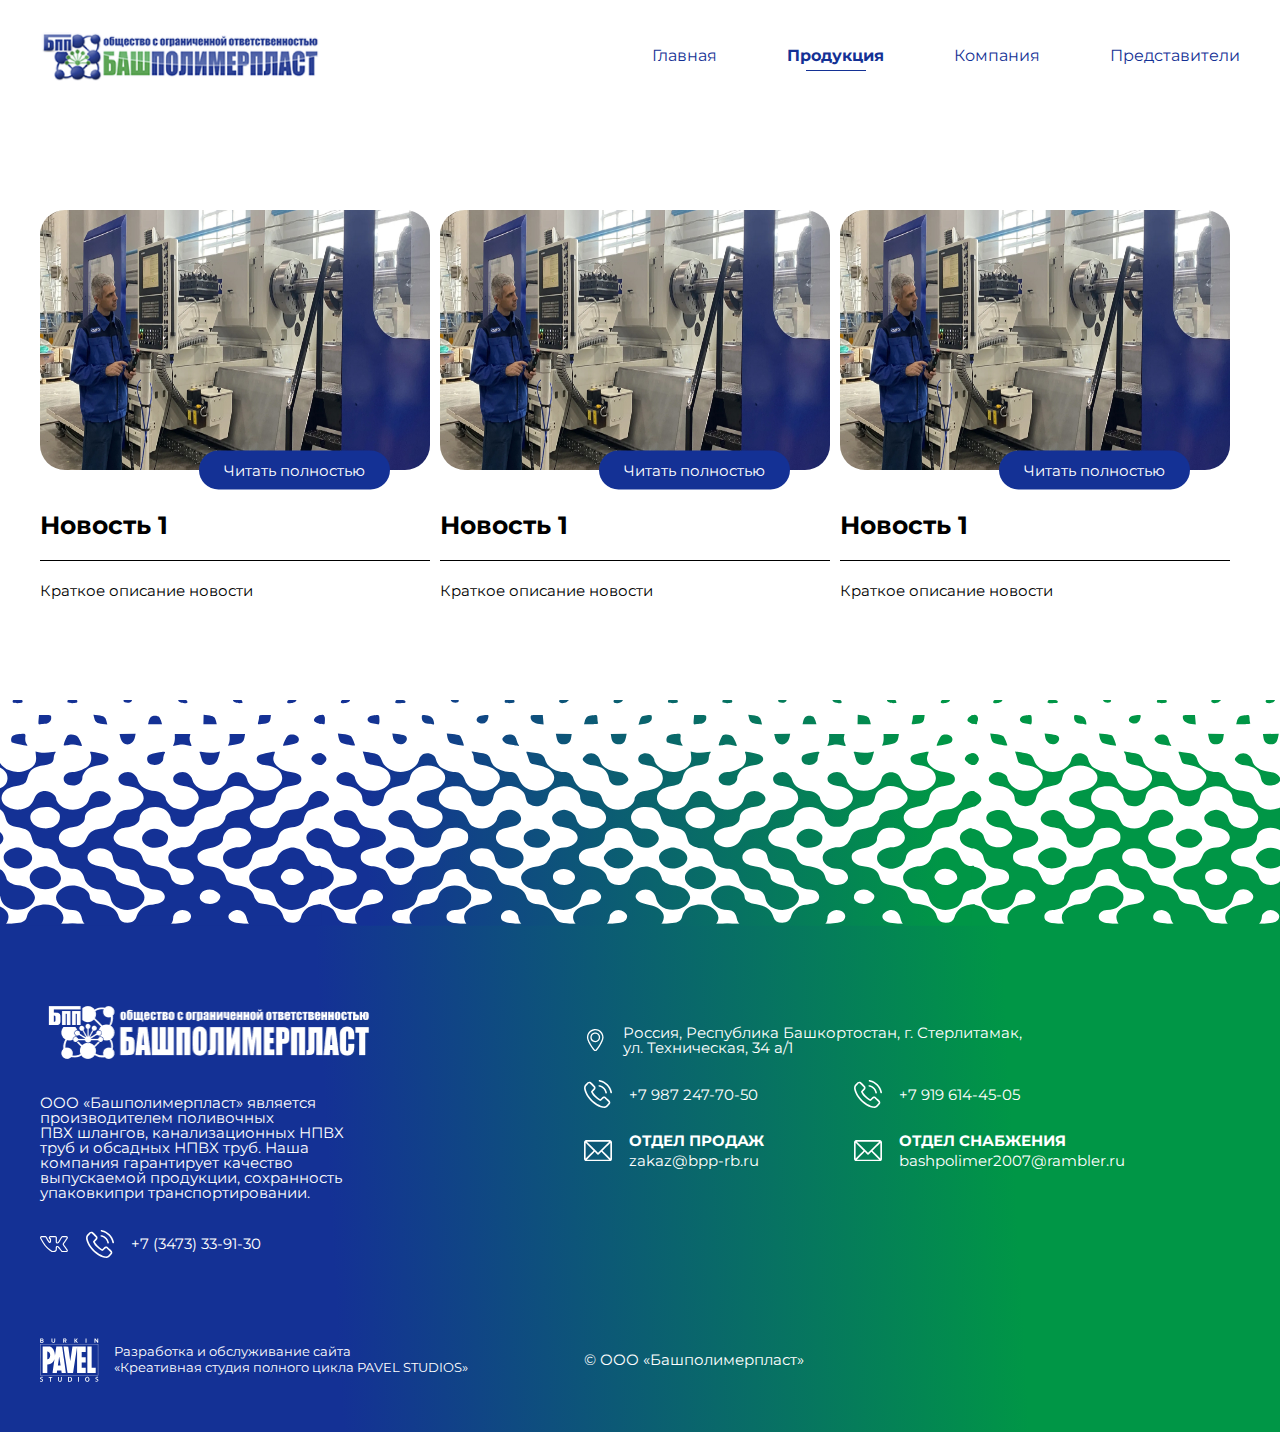
<file: news.html>
<!DOCTYPE html>
<html lang="ru">

<head>
    <meta charset="UTF-8">
    <meta name="viewport" content="width=device-width, initial-scale=1.0">
    <link rel="stylesheet" href="css/global.css">
    <title>БПП новости</title>
</head>

<body>
    <header class="header">
        <div class="container">
            <div class="header__inner">
                <img src="images/logo.png" alt="Башполимерпласт" class="logo">
                <nav class="header__nav">
                    <a href="/" class="header__link">Главная</a>
                    <a href="products.html" class="header__link header__link_active">Продукция</a>
                    <a href="about.html" class="header__link">Компания</a>
                    <a href="partners.html" class="header__link">Представители</a>
                </nav>
            </div>
        </div>
    </header>
    <main>
        <section class="first-section news">
            <div class="container">
                <div class="news__inner">
                    <div class="cards-block">
                        <div class="card">
                            <div class="media card__media">
                                <img src="images/news/news-1.jpg" alt="abc"
                                    class="media__picture card__picture">
                                <button class="btn btn__accent card__btn">Читать полностью</button>
                            </div>
                            <div class="card__title">Новость 1</div>
                            <div class="card__line"></div>
                            <p class="card__description">Краткое описание новости</p>
                        </div>
                        <div class="card">
                            <div class="media card__media">
                                <img src="images/news/news-1.jpg" alt="abc"
                                    class="media__picture card__picture">
                                <button class="btn btn__accent card__btn">Читать полностью</button>
                            </div>
                            <div class="card__title">Новость 1</div>
                            <div class="card__line"></div>
                            <p class="card__description">Краткое описание новости</p>
                        </div>
                        <div class="card">
                            <div class="media card__media">
                                <img src="images/news/news-1.jpg" alt="abc"
                                    class="media__picture card__picture">
                                <button class="btn btn__accent card__btn">Читать полностью</button>
                            </div>
                            <div class="card__title">Новость 1</div>
                            <div class="card__line"></div>
                            <p class="card__description">Краткое описание новости</p>
                        </div>
                    </div>
                </div>
            </div>
        </section>
    </main>
    <footer class="footer">
        <div class="container">
            <div class="footer__inner">
                <div class="footer-main-info">
                    <img src="images/white-logo.png" alt="Башполимерпласт" class="logo footer__logo">
                    <div class="footer__description">ООО «Башпoлимерпласт» является производителем поливочных
                        ПВХ шлангов, канализационных НПВХ труб и обсадных НПВХ труб. Наша компания гарантирует качество
                        выпускаемой продукции, сохранность упаковкипри транспортировании.</div>
                    <div class="footer-main-info__contacts">
                        <a href="#" class="footer-link">
                            <svg class="footer-link__icon" viewBox="0 0 514 300" fill="none" xmlns="http://www.w3.org/2000/svg">
                                <path fill-rule="evenodd" clip-rule="evenodd" d="M22.1552 2.18355C11.1142 6.24755 3.48125 14.6886 1.28625 25.2616C-0.861755 35.6086 0.305244 40.0076 10.8792 61.4146C54.3432 149.415 102.433 210.481 168.178 261.161C184.643 273.853 207.396 289.092 215.128 292.604C236.396 302.267 263.717 300.911 283.016 289.236C289.753 285.161 298.628 276.634 302.522 270.497C308.266 261.445 309.531 255.018 310.018 232.415C310.26 221.14 310.673 210.889 310.935 209.634C311.478 207.034 316.778 203.424 320.061 203.419C321.273 203.417 323.424 203.943 324.841 204.589C326.329 205.267 340.172 222.061 357.606 244.339C374.209 265.556 390.009 285.275 392.717 288.16C395.446 291.069 400.138 294.633 403.249 296.16L408.858 298.915H448.358H487.858L493.358 296.321C508.955 288.964 516.382 271.089 510.17 255.861C508.573 251.946 495.894 233.53 473.051 201.944C440.676 157.178 438.358 153.694 438.358 149.803C438.358 145.913 440.745 142.32 473.874 96.3365C496.858 64.4335 509.797 45.6066 510.543 42.9776C511.177 40.7426 512.069 38.4876 512.527 37.9646C513.587 36.7526 513.622 26.4146 512.565 26.4146C512.129 26.4146 511.261 24.5006 510.635 22.1606C509.176 16.7046 504.478 10.2386 499.191 6.40855C491.341 0.721554 488.701 0.414551 447.714 0.414551C412.832 0.414551 410.088 0.543554 405.066 2.42255C394.933 6.21355 393.678 7.89155 359.78 62.9875C327.323 115.738 326.099 117.421 320.158 117.411C316.805 117.406 311.492 113.837 310.903 111.196C310.624 109.941 310.274 90.2396 310.127 67.4146L309.858 25.9146L306.978 19.6805C303.312 11.7415 296.658 5.41855 288.926 2.52555C283.179 0.375551 282.376 0.348547 233.476 0.629547C184.979 0.908547 183.752 0.963549 179.162 3.08455C173.149 5.86255 166.485 12.5386 163.359 18.9146C159.839 26.0936 159.839 38.7356 163.359 45.9146C166.291 51.8956 172.44 58.2845 177.627 60.7415L181.397 62.5266L181.127 84.2206C180.866 105.274 180.797 105.924 178.795 106.21C177.235 106.433 175.075 104.391 169.947 97.8445C154.616 78.2745 140.499 53.8786 129.348 27.6826C123.266 13.3946 118.885 7.80255 110.572 3.72055L104.858 0.914551L65.8582 0.683548C30.9922 0.477548 26.3602 0.636548 22.1552 2.18355ZM25.2812 25.3376C20.5732 30.0456 21.1792 33.5606 29.6952 50.9406C76.3782 146.219 131.054 211.556 206.412 262.116C219.128 270.647 225.525 273.963 233.051 275.923C249.668 280.252 270.59 274.775 280.515 263.499C287.332 255.755 287.592 254.583 288.293 228.415C288.909 205.407 288.979 204.806 291.625 199.728C295.16 192.945 300.551 187.746 307.358 184.557C311.8 182.476 314.325 181.988 320.484 182.02C330.125 182.07 336.96 185.166 343.994 192.67C346.698 195.555 362.582 215.391 379.292 236.75C398.242 260.972 410.614 275.942 412.175 276.536C413.641 277.093 429.351 277.368 450.105 277.201L485.533 276.915L487.946 274.109C489.674 272.099 490.354 270.114 490.345 267.109C490.332 263.197 488.05 259.755 456.397 215.915C437.733 190.065 421.201 166.665 419.66 163.915C417.169 159.469 416.858 157.918 416.858 149.915C416.858 142.578 417.274 140.084 419.11 136.415C420.349 133.94 430.649 119.09 441.999 103.415C490.656 36.2186 490.358 36.6565 490.358 32.2785C490.358 29.1715 489.696 27.5986 487.435 25.3376L484.512 22.4146H448.451H412.39L409.476 25.1646C407.874 26.6766 393.047 49.9646 376.528 76.9146C357.023 108.736 344.979 127.388 342.175 130.117C329.758 142.203 309.614 141.924 297.556 129.5C295.361 127.238 292.506 123.256 291.212 120.651C288.875 115.949 288.854 115.606 288.358 72.3165C287.832 26.4205 287.934 27.4125 283.358 23.6965C282.228 22.7785 270.313 22.4705 235.031 22.4465L188.204 22.4146L185.281 25.3376C181.447 29.1726 181.23 34.9906 184.769 39.1086C186.935 41.6306 187.974 41.9656 195.019 42.4146L202.858 42.9146L203.122 74.8636C203.341 101.314 203.125 107.601 201.864 111.396C197.476 124.608 183.376 131.508 170.237 126.872C165 125.025 161.393 121.692 152.426 110.415C135.828 89.5396 123.09 67.3275 107.811 32.6105C103.058 21.8116 105.64 22.4146 64.1462 22.4146H28.2042L25.2812 25.3376ZM0.668245 32.9146C0.673245 36.2146 0.860245 37.4435 1.08325 35.6465C1.30525 33.8495 1.30125 31.1495 1.07325 29.6465C0.844245 28.1435 0.662245 29.6146 0.668245 32.9146Z" fill="white"/>
                                </svg>
                        </a>
                        <a href="#" class="footer-link">
                            <svg class="footer-link__icon" viewBox="0 0 512 513" fill="none"
                                xmlns="http://www.w3.org/2000/svg">
                                <path fill-rule="evenodd" clip-rule="evenodd"
                                    d="M277.704 1.62563C276.574 2.08363 274.212 4.09563 272.454 6.09663C269.754 9.17163 269.259 10.5266 269.259 14.8336C269.259 20.7036 271.633 25.3076 275.94 27.7936C277.49 28.6876 283.484 30.4106 289.259 31.6206C337.356 41.7016 378.955 64.2386 413.821 99.1046C449.547 134.831 470.499 174.235 481.811 226.975C483.673 235.656 486.587 240.071 491.93 242.303C496.398 244.17 499.656 244.015 504.146 241.725C512.232 237.599 513.355 232.522 509.796 216.167C497.96 161.766 472.946 116.148 433.449 76.9286C395.855 39.5996 350.087 14.6296 298.242 3.16263C286.594 0.586627 281.256 0.186627 277.704 1.62563ZM93.2594 30.2916C86.7664 31.3836 79.0684 33.9586 73.6794 36.8426C65.3024 41.3256 20.5024 85.9656 13.5054 96.8026C-0.802566 118.965 -3.34657 146.215 5.44343 183.167C25.6654 268.174 96.9954 368.431 183.759 433.794C232.996 470.887 291.747 499.881 336.759 509.301C347.939 511.64 352.209 512.029 367.259 512.078C387.061 512.142 392.056 511.19 405.759 504.737C417.555 499.183 422.111 495.278 448.115 468.443C468.747 447.151 472.232 443.093 475.472 436.586C482.846 421.781 482.887 407.673 475.599 392.667C472.207 385.683 469.472 382.669 435.872 348.877C416.026 328.917 397.532 311.034 394.774 309.136C386.747 303.614 379.171 301.313 368.759 301.234C351.026 301.102 343.522 305.492 316.83 331.618L296.759 351.264L287.259 346.214C266.203 335.022 245.282 318.667 220.68 294.167C193.596 267.196 179.159 249.085 166.128 225.73L160.304 215.294L180.642 194.69C193.193 181.974 202.185 171.996 204.129 168.627C214.094 151.358 213.528 132.003 202.584 115.712C196.789 107.086 131.002 41.8846 123.886 37.7146C114.197 32.0376 101.369 28.9286 93.2594 30.2916ZM92.0844 61.0136C86.5744 63.0616 82.6534 66.5406 60.1464 89.3566C41.7664 107.99 39.1474 111.062 35.9724 117.71C28.8654 132.591 28.3464 150.231 34.2654 175.8C39.6074 198.878 54.0194 233.801 69.0824 260.167C81.1114 281.222 102.218 311.116 121.332 334.167C132.663 347.831 168.227 383.242 182.259 394.831C221.405 427.161 266.873 454.395 307.099 469.608C348.528 485.276 379.284 487.242 398.01 475.419C404.731 471.176 447.866 426.853 449.815 422.187C451.692 417.695 451.651 411.545 449.713 406.885C447.794 402.27 381.526 335.438 376.049 332.594C371.206 330.079 365.208 330.15 359.969 332.784C357.463 334.045 346.654 343.919 333.259 357.185C318.003 372.294 309.471 380.008 306.759 381.147C299.763 384.084 293.413 382.911 280.259 376.249C252.492 362.187 224.406 340.798 196.6 312.54C167.473 282.94 149.166 258.541 135.919 231.672C130.254 220.181 129.762 218.654 129.793 212.672C129.814 208.615 130.442 205.021 131.462 203.122C132.362 201.447 142.848 190.422 154.764 178.622C166.679 166.822 177.597 155.189 179.024 152.772C182.21 147.375 182.503 140.826 179.81 135.167C177.526 130.369 112.423 64.6926 107.526 62.2476C102.907 59.9406 96.3774 59.4186 92.0844 61.0136ZM271.864 95.5886C265.035 100.091 262.9 109.114 267.069 115.859C269.793 120.268 273.366 121.982 285.643 124.773C324.225 133.544 358.649 160.706 376.759 196.667C381.953 206.979 384.947 215.207 388.319 228.435C391.414 240.573 393.044 243.62 397.851 246.256C402.219 248.651 410.438 247.782 413.887 244.561C420.143 238.716 420.578 233.9 416.331 217.485C402.189 162.81 361.209 118.383 308.259 100.318C288.817 93.6846 277.067 92.1586 271.864 95.5886Z"
                                    fill="white" />
                            </svg>
                            +7 (3473) 33-91-30
                        </a>
                    </div>
                </div>
                <div class="footer-more-info">
                    <div class="footer-link footer-link__address">
                        <svg class="footer-link__icon" viewBox="0 0 512 513" fill="none"
                            xmlns="http://www.w3.org/2000/svg">
                            <g clip-path="url(#clip0_686_10)">
                                <path fill-rule="evenodd" clip-rule="evenodd"
                                    d="M236 1.51758C176.993 8.15158 124.368 41.7946 93.8159 92.4146C72.6479 127.489 62.8929 172.59 68.4709 209.597C75.8619 258.625 109.909 331.506 162.52 410.915C194.807 459.647 227.263 498.698 243.554 508.415C248.659 511.46 250.272 511.915 255.961 511.915C264.999 511.915 269.665 508.995 284.538 494.028C327.543 450.752 392.718 348.704 422.425 278.131C437.221 242.979 443.91 217.411 444.716 192.915C447.11 120.186 404.265 50.8866 337.022 18.7266C306.745 4.24658 268.968 -2.18942 236 1.51758ZM237.23 31.4486C201.52 35.9476 169.785 51.5646 143.921 77.3666C114.791 106.427 99.0949 141.497 97.3199 181.485C96.2579 205.416 101.089 227.25 115.229 262.415C141.31 327.281 205.088 428.761 246.266 470.915L256.034 480.915L264.143 472.415C280.63 455.131 303.523 425.103 325.514 391.915C371.021 323.239 402.962 257.429 412.694 212.293C415.426 199.622 415.14 172.508 412.126 158.415C405.189 125.979 391.437 100.683 368.07 77.3766C337.875 47.2576 302.181 31.9086 260 30.9026C251.475 30.6996 241.228 30.9456 237.23 31.4486ZM235.797 79.9876C196.954 87.0136 164.207 115.135 150.654 153.103C142.933 174.732 142.737 202.722 150.153 224.84C159.467 252.623 181.229 277.332 207.48 289.931C260.122 315.197 321.918 296.404 352.242 245.909C368.75 218.419 371.974 181.308 360.503 150.824C348.703 119.469 322.932 94.4986 291.545 84.0116C275.043 78.4976 252.878 76.8976 235.797 79.9876ZM236.807 110.451C200.1 119.478 174.927 151.51 174.753 189.415C174.669 207.924 180.001 224.192 190.849 238.523C220.081 277.137 275.546 282.166 311.238 249.438C318.15 243.1 327.193 230.526 330.781 222.262C348.464 181.54 329.957 133.686 289.413 115.303C274.195 108.403 253.064 106.454 236.807 110.451Z"
                                    fill="white" />
                            </g>
                            <defs>
                                <clipPath id="clip0_686_10">
                                    <rect width="512" height="512" fill="white" transform="translate(0 0.414551)" />
                                </clipPath>
                            </defs>
                        </svg>
                        Россия, Республика Башкортостан, г. Стерлитамак, ул. Техническая, 34 а/1
                    </div>
                    <div class="footer-more-info-row">
                        <a href="#" class="footer-link footer-more-info-row__footer-link">
                            <svg class="footer-link__icon" viewBox="0 0 512 513" fill="none"
                                xmlns="http://www.w3.org/2000/svg">
                                <path fill-rule="evenodd" clip-rule="evenodd"
                                    d="M277.704 1.62563C276.574 2.08363 274.212 4.09563 272.454 6.09663C269.754 9.17163 269.259 10.5266 269.259 14.8336C269.259 20.7036 271.633 25.3076 275.94 27.7936C277.49 28.6876 283.484 30.4106 289.259 31.6206C337.356 41.7016 378.955 64.2386 413.821 99.1046C449.547 134.831 470.499 174.235 481.811 226.975C483.673 235.656 486.587 240.071 491.93 242.303C496.398 244.17 499.656 244.015 504.146 241.725C512.232 237.599 513.355 232.522 509.796 216.167C497.96 161.766 472.946 116.148 433.449 76.9286C395.855 39.5996 350.087 14.6296 298.242 3.16263C286.594 0.586627 281.256 0.186627 277.704 1.62563ZM93.2594 30.2916C86.7664 31.3836 79.0684 33.9586 73.6794 36.8426C65.3024 41.3256 20.5024 85.9656 13.5054 96.8026C-0.802566 118.965 -3.34657 146.215 5.44343 183.167C25.6654 268.174 96.9954 368.431 183.759 433.794C232.996 470.887 291.747 499.881 336.759 509.301C347.939 511.64 352.209 512.029 367.259 512.078C387.061 512.142 392.056 511.19 405.759 504.737C417.555 499.183 422.111 495.278 448.115 468.443C468.747 447.151 472.232 443.093 475.472 436.586C482.846 421.781 482.887 407.673 475.599 392.667C472.207 385.683 469.472 382.669 435.872 348.877C416.026 328.917 397.532 311.034 394.774 309.136C386.747 303.614 379.171 301.313 368.759 301.234C351.026 301.102 343.522 305.492 316.83 331.618L296.759 351.264L287.259 346.214C266.203 335.022 245.282 318.667 220.68 294.167C193.596 267.196 179.159 249.085 166.128 225.73L160.304 215.294L180.642 194.69C193.193 181.974 202.185 171.996 204.129 168.627C214.094 151.358 213.528 132.003 202.584 115.712C196.789 107.086 131.002 41.8846 123.886 37.7146C114.197 32.0376 101.369 28.9286 93.2594 30.2916ZM92.0844 61.0136C86.5744 63.0616 82.6534 66.5406 60.1464 89.3566C41.7664 107.99 39.1474 111.062 35.9724 117.71C28.8654 132.591 28.3464 150.231 34.2654 175.8C39.6074 198.878 54.0194 233.801 69.0824 260.167C81.1114 281.222 102.218 311.116 121.332 334.167C132.663 347.831 168.227 383.242 182.259 394.831C221.405 427.161 266.873 454.395 307.099 469.608C348.528 485.276 379.284 487.242 398.01 475.419C404.731 471.176 447.866 426.853 449.815 422.187C451.692 417.695 451.651 411.545 449.713 406.885C447.794 402.27 381.526 335.438 376.049 332.594C371.206 330.079 365.208 330.15 359.969 332.784C357.463 334.045 346.654 343.919 333.259 357.185C318.003 372.294 309.471 380.008 306.759 381.147C299.763 384.084 293.413 382.911 280.259 376.249C252.492 362.187 224.406 340.798 196.6 312.54C167.473 282.94 149.166 258.541 135.919 231.672C130.254 220.181 129.762 218.654 129.793 212.672C129.814 208.615 130.442 205.021 131.462 203.122C132.362 201.447 142.848 190.422 154.764 178.622C166.679 166.822 177.597 155.189 179.024 152.772C182.21 147.375 182.503 140.826 179.81 135.167C177.526 130.369 112.423 64.6926 107.526 62.2476C102.907 59.9406 96.3774 59.4186 92.0844 61.0136ZM271.864 95.5886C265.035 100.091 262.9 109.114 267.069 115.859C269.793 120.268 273.366 121.982 285.643 124.773C324.225 133.544 358.649 160.706 376.759 196.667C381.953 206.979 384.947 215.207 388.319 228.435C391.414 240.573 393.044 243.62 397.851 246.256C402.219 248.651 410.438 247.782 413.887 244.561C420.143 238.716 420.578 233.9 416.331 217.485C402.189 162.81 361.209 118.383 308.259 100.318C288.817 93.6846 277.067 92.1586 271.864 95.5886Z"
                                    fill="white" />
                            </svg>
                            +7 987 247-70-50
                        </a>
                        <a href="#" class="footer-link footer-more-info-row__footer-link">
                            <svg class="footer-link__icon" viewBox="0 0 512 513" fill="none"
                                xmlns="http://www.w3.org/2000/svg">
                                <path fill-rule="evenodd" clip-rule="evenodd"
                                    d="M277.704 1.62563C276.574 2.08363 274.212 4.09563 272.454 6.09663C269.754 9.17163 269.259 10.5266 269.259 14.8336C269.259 20.7036 271.633 25.3076 275.94 27.7936C277.49 28.6876 283.484 30.4106 289.259 31.6206C337.356 41.7016 378.955 64.2386 413.821 99.1046C449.547 134.831 470.499 174.235 481.811 226.975C483.673 235.656 486.587 240.071 491.93 242.303C496.398 244.17 499.656 244.015 504.146 241.725C512.232 237.599 513.355 232.522 509.796 216.167C497.96 161.766 472.946 116.148 433.449 76.9286C395.855 39.5996 350.087 14.6296 298.242 3.16263C286.594 0.586627 281.256 0.186627 277.704 1.62563ZM93.2594 30.2916C86.7664 31.3836 79.0684 33.9586 73.6794 36.8426C65.3024 41.3256 20.5024 85.9656 13.5054 96.8026C-0.802566 118.965 -3.34657 146.215 5.44343 183.167C25.6654 268.174 96.9954 368.431 183.759 433.794C232.996 470.887 291.747 499.881 336.759 509.301C347.939 511.64 352.209 512.029 367.259 512.078C387.061 512.142 392.056 511.19 405.759 504.737C417.555 499.183 422.111 495.278 448.115 468.443C468.747 447.151 472.232 443.093 475.472 436.586C482.846 421.781 482.887 407.673 475.599 392.667C472.207 385.683 469.472 382.669 435.872 348.877C416.026 328.917 397.532 311.034 394.774 309.136C386.747 303.614 379.171 301.313 368.759 301.234C351.026 301.102 343.522 305.492 316.83 331.618L296.759 351.264L287.259 346.214C266.203 335.022 245.282 318.667 220.68 294.167C193.596 267.196 179.159 249.085 166.128 225.73L160.304 215.294L180.642 194.69C193.193 181.974 202.185 171.996 204.129 168.627C214.094 151.358 213.528 132.003 202.584 115.712C196.789 107.086 131.002 41.8846 123.886 37.7146C114.197 32.0376 101.369 28.9286 93.2594 30.2916ZM92.0844 61.0136C86.5744 63.0616 82.6534 66.5406 60.1464 89.3566C41.7664 107.99 39.1474 111.062 35.9724 117.71C28.8654 132.591 28.3464 150.231 34.2654 175.8C39.6074 198.878 54.0194 233.801 69.0824 260.167C81.1114 281.222 102.218 311.116 121.332 334.167C132.663 347.831 168.227 383.242 182.259 394.831C221.405 427.161 266.873 454.395 307.099 469.608C348.528 485.276 379.284 487.242 398.01 475.419C404.731 471.176 447.866 426.853 449.815 422.187C451.692 417.695 451.651 411.545 449.713 406.885C447.794 402.27 381.526 335.438 376.049 332.594C371.206 330.079 365.208 330.15 359.969 332.784C357.463 334.045 346.654 343.919 333.259 357.185C318.003 372.294 309.471 380.008 306.759 381.147C299.763 384.084 293.413 382.911 280.259 376.249C252.492 362.187 224.406 340.798 196.6 312.54C167.473 282.94 149.166 258.541 135.919 231.672C130.254 220.181 129.762 218.654 129.793 212.672C129.814 208.615 130.442 205.021 131.462 203.122C132.362 201.447 142.848 190.422 154.764 178.622C166.679 166.822 177.597 155.189 179.024 152.772C182.21 147.375 182.503 140.826 179.81 135.167C177.526 130.369 112.423 64.6926 107.526 62.2476C102.907 59.9406 96.3774 59.4186 92.0844 61.0136ZM271.864 95.5886C265.035 100.091 262.9 109.114 267.069 115.859C269.793 120.268 273.366 121.982 285.643 124.773C324.225 133.544 358.649 160.706 376.759 196.667C381.953 206.979 384.947 215.207 388.319 228.435C391.414 240.573 393.044 243.62 397.851 246.256C402.219 248.651 410.438 247.782 413.887 244.561C420.143 238.716 420.578 233.9 416.331 217.485C402.189 162.81 361.209 118.383 308.259 100.318C288.817 93.6846 277.067 92.1586 271.864 95.5886Z"
                                    fill="white" />
                            </svg>
                            +7 919 614-45-05
                        </a>
                    </div>
                    <div class="footer-more-info-row">
                        <a href="#" class="footer-link footer-more-info-row__footer-link">
                            <svg class="footer-link__icon" viewBox="0 0 512 391" fill="none"
                                xmlns="http://www.w3.org/2000/svg">
                                <path fill-rule="evenodd" clip-rule="evenodd"
                                    d="M36.1081 1.71573C19.0201 5.07173 4.33305 20.0607 1.02105 37.5247C-0.384947 44.9367 -0.384947 346.331 1.02105 353.743C4.39705 371.546 19.0881 386.237 36.8911 389.613C44.3351 391.025 467.665 391.025 475.109 389.613C492.456 386.324 508.605 370.453 510.73 354.607C511.027 352.395 511.659 350.345 512.135 350.051C512.616 349.753 513 280.652 513 194.516C513 106.728 512.622 39.7487 512.129 40.0537C511.65 40.3497 511.018 38.8027 510.724 36.6157C508.605 20.8147 492.433 4.93973 475.109 1.65473C468.415 0.384726 42.5821 0.443727 36.1081 1.71573ZM142 120.654C191.775 170.136 238.042 215.882 244.815 222.312L257.13 234.003L358.814 132.319L460.499 30.6337L255.999 30.6597L51.5001 30.6867L142 120.654ZM0.488053 195.634C0.488053 281.159 0.606053 316.146 0.750053 273.384C0.894053 230.622 0.894053 160.646 0.750053 117.884C0.606053 75.1217 0.488053 110.109 0.488053 195.634ZM30.0001 195.794V339.132L102.13 267.003L174.259 194.873L105.38 126.384C67.4961 88.7157 35.0381 56.6717 33.2501 55.1757L30.0001 52.4557V195.794ZM409.999 124.135L338.503 195.636L410.252 267.384L482 339.132V195.883C482 117.096 481.886 52.6337 481.747 52.6337C481.608 52.6337 449.322 84.8087 409.999 124.135ZM123.5 288.634L51.5051 360.634H256.002H460.498L388.762 288.897L317.025 217.161L291.763 242.285C277.868 256.104 265.06 268.135 263.3 269.022C254.392 273.509 250.811 271.171 221.508 241.737C207.762 227.931 196.285 216.634 196.005 216.634C195.724 216.634 163.097 249.034 123.5 288.634Z"
                                    fill="white" />
                            </svg>
                            <div class="footer-link__content">
                                <div class="footer-link__title">Отдел продаж</div>
                                <div class="footer-link__text">zakaz@bpp-rb.ru</div>
                            </div>
                        </a>
                        <a href="#" class="footer-link footer-more-info-row__footer-link">
                            <svg class="footer-link__icon" viewBox="0 0 512 391" fill="none"
                                xmlns="http://www.w3.org/2000/svg">
                                <path fill-rule="evenodd" clip-rule="evenodd"
                                    d="M36.1081 1.71573C19.0201 5.07173 4.33305 20.0607 1.02105 37.5247C-0.384947 44.9367 -0.384947 346.331 1.02105 353.743C4.39705 371.546 19.0881 386.237 36.8911 389.613C44.3351 391.025 467.665 391.025 475.109 389.613C492.456 386.324 508.605 370.453 510.73 354.607C511.027 352.395 511.659 350.345 512.135 350.051C512.616 349.753 513 280.652 513 194.516C513 106.728 512.622 39.7487 512.129 40.0537C511.65 40.3497 511.018 38.8027 510.724 36.6157C508.605 20.8147 492.433 4.93973 475.109 1.65473C468.415 0.384726 42.5821 0.443727 36.1081 1.71573ZM142 120.654C191.775 170.136 238.042 215.882 244.815 222.312L257.13 234.003L358.814 132.319L460.499 30.6337L255.999 30.6597L51.5001 30.6867L142 120.654ZM0.488053 195.634C0.488053 281.159 0.606053 316.146 0.750053 273.384C0.894053 230.622 0.894053 160.646 0.750053 117.884C0.606053 75.1217 0.488053 110.109 0.488053 195.634ZM30.0001 195.794V339.132L102.13 267.003L174.259 194.873L105.38 126.384C67.4961 88.7157 35.0381 56.6717 33.2501 55.1757L30.0001 52.4557V195.794ZM409.999 124.135L338.503 195.636L410.252 267.384L482 339.132V195.883C482 117.096 481.886 52.6337 481.747 52.6337C481.608 52.6337 449.322 84.8087 409.999 124.135ZM123.5 288.634L51.5051 360.634H256.002H460.498L388.762 288.897L317.025 217.161L291.763 242.285C277.868 256.104 265.06 268.135 263.3 269.022C254.392 273.509 250.811 271.171 221.508 241.737C207.762 227.931 196.285 216.634 196.005 216.634C195.724 216.634 163.097 249.034 123.5 288.634Z"
                                    fill="white" />
                            </svg>
                            <div class="footer-link__content">
                                <div class="footer-link__title">Отдел снабжения</div>
                                <div class="footer-link__text">bashpolimer2007@rambler.ru</div>
                            </div>
                        </a>
                    </div>
                </div>
                <div class="footer-developer">
                    <img src="resources/dev-logo.svg" alt="" class="footer-developer__logo">
                    <div class="footer-developer__name">Разработка и обслуживание сайта<br>«Креативная студия полного
                        цикла PAVEL STUDIOS»</div>
                </div>
                <div class="footer-copyright">© ООО «Башполимерпласт»</div>
            </div>
        </div>
    </footer>
    <script src="js/products.js"></script>
</body>

</html>
</file>
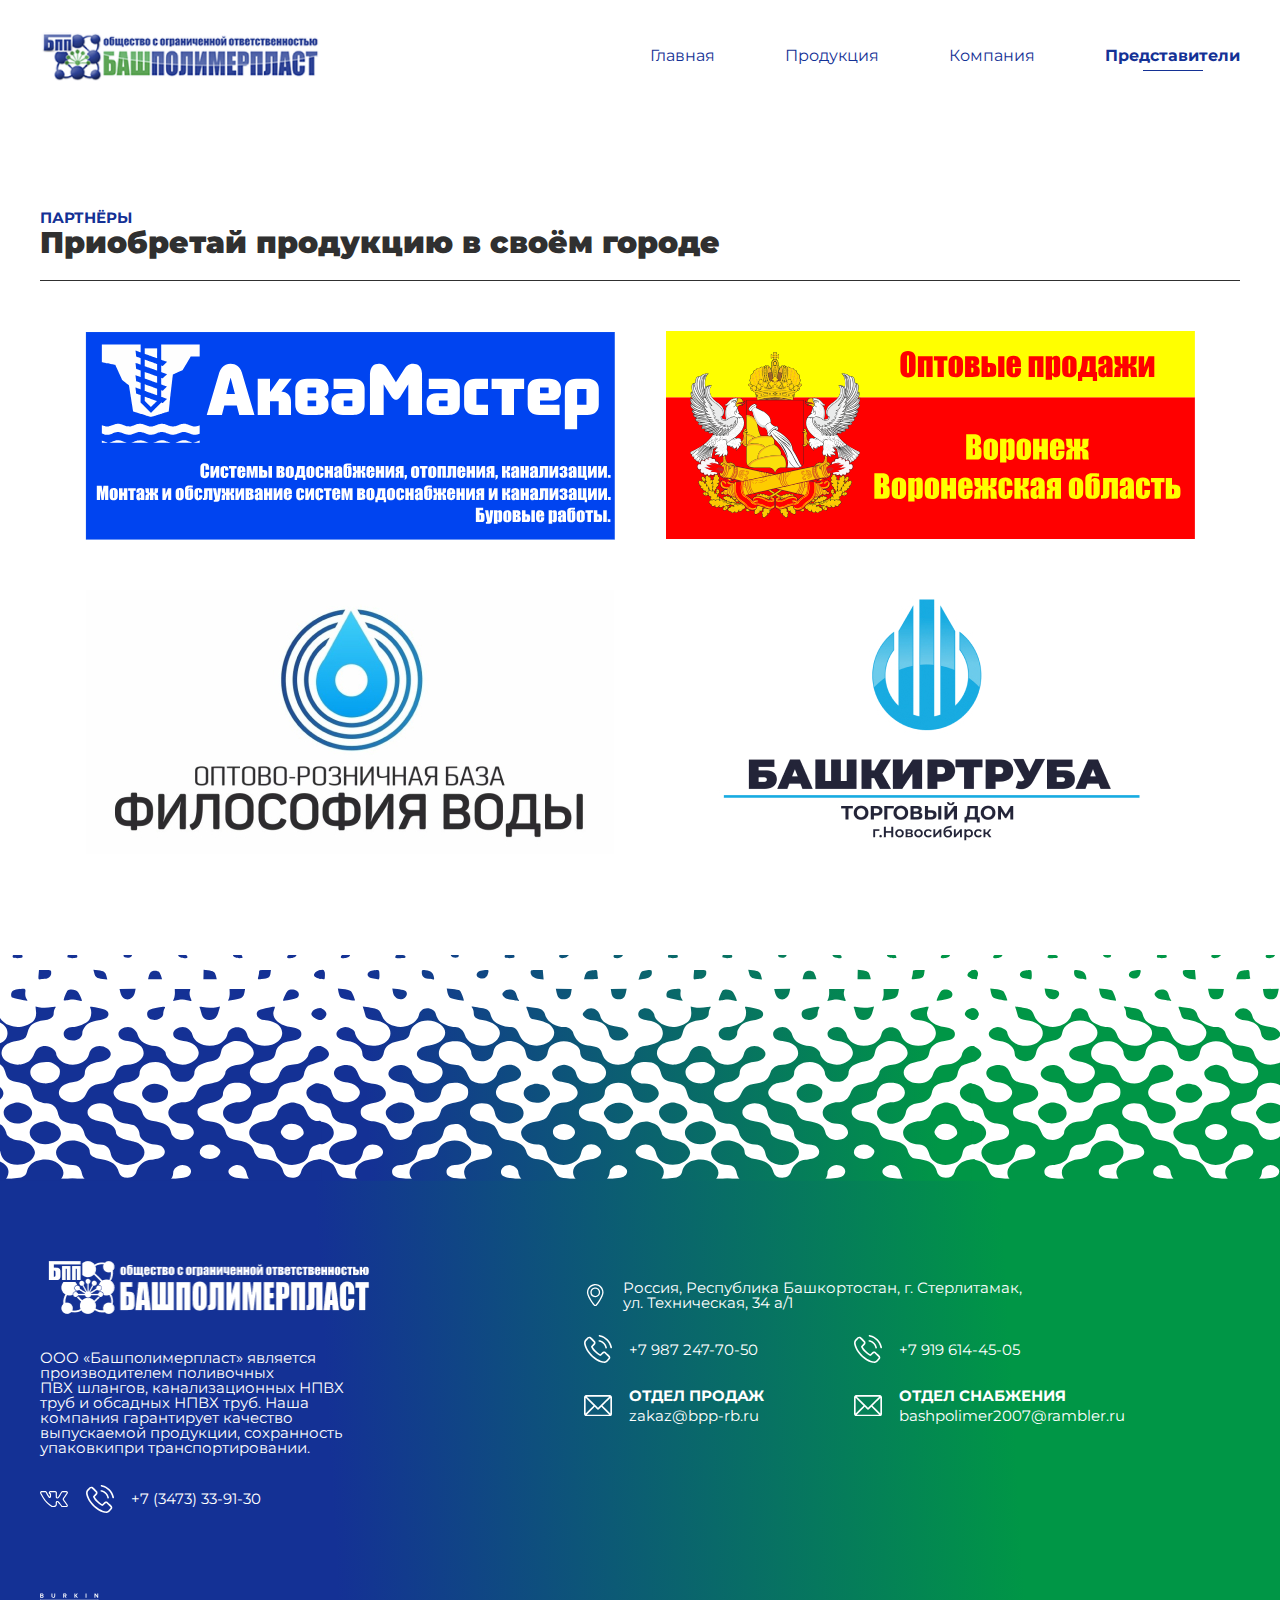
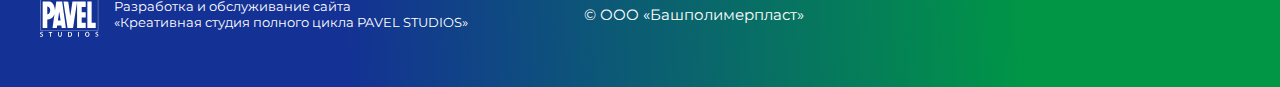
<file: partners.html>
<!DOCTYPE html>
<html lang="ru">

<head>
    <meta charset="UTF-8">
    <meta name="viewport" content="width=device-width, initial-scale=1.0">
    <link rel="stylesheet" href="css/global.css">
    <link rel="stylesheet" href="css/partners.css">
    <title>БПП партнёры</title>
</head>

<body>
    <header class="header">
        <div class="container">
            <div class="header__inner">
                <img src="images/logo.png" alt="Башполимерпласт" class="logo">
                <nav class="header__nav">
                    <a href="/" class="header__link">Главная</a>
                    <a href="products.html" class="header__link">Продукция</a>
                    <a href="about.html" class="header__link">Компания</a>
                    <a href="partners.html" class="header__link header__link_active">Представители</a>
                </nav>
            </div>
        </div>
    </header>
    <main>
        <section class="first-section partners">
            <div class="container">
                <div class="partners__inner">
                    <header class="section__header partners__header">
                        <h2 class="section__suptitle">Партнёры</h2>
                        <h3 class="section__title">Приобретай продукцию в своём городе</h3>   
                    </header>
                    <div class="partners-block">
                        <img src="images/partners/aqua-master.svg" alt="АкваМастер" class="partner">
                        <img src="images/partners/voronezh.svg" alt="Оптовые продажи Воронеж" class="partner">
                        <img src="images/partners/filosofiya-vodi.jpg" alt="Философия воды" class="partner">
                        <img src="images/partners/bashkir-truba.jpg" alt="Башкиртруба" class="partner">
                    </div>
                </div>
            </div>
        </section>
    </main>
    <footer class="footer">
        <div class="container">
            <div class="footer__inner">
                <div class="footer-main-info">
                    <img src="images/white-logo.png" alt="Башполимерпласт" class="logo footer__logo">
                    <div class="footer__description">ООО «Башпoлимерпласт» является производителем поливочных
                        ПВХ шлангов, канализационных НПВХ труб и обсадных НПВХ труб. Наша компания гарантирует качество
                        выпускаемой продукции, сохранность упаковкипри транспортировании.</div>
                    <div class="footer-main-info__contacts">
                        <a href="#" class="footer-link">
                            <svg class="footer-link__icon" viewBox="0 0 514 300" fill="none" xmlns="http://www.w3.org/2000/svg">
                                <path fill-rule="evenodd" clip-rule="evenodd" d="M22.1552 2.18355C11.1142 6.24755 3.48125 14.6886 1.28625 25.2616C-0.861755 35.6086 0.305244 40.0076 10.8792 61.4146C54.3432 149.415 102.433 210.481 168.178 261.161C184.643 273.853 207.396 289.092 215.128 292.604C236.396 302.267 263.717 300.911 283.016 289.236C289.753 285.161 298.628 276.634 302.522 270.497C308.266 261.445 309.531 255.018 310.018 232.415C310.26 221.14 310.673 210.889 310.935 209.634C311.478 207.034 316.778 203.424 320.061 203.419C321.273 203.417 323.424 203.943 324.841 204.589C326.329 205.267 340.172 222.061 357.606 244.339C374.209 265.556 390.009 285.275 392.717 288.16C395.446 291.069 400.138 294.633 403.249 296.16L408.858 298.915H448.358H487.858L493.358 296.321C508.955 288.964 516.382 271.089 510.17 255.861C508.573 251.946 495.894 233.53 473.051 201.944C440.676 157.178 438.358 153.694 438.358 149.803C438.358 145.913 440.745 142.32 473.874 96.3365C496.858 64.4335 509.797 45.6066 510.543 42.9776C511.177 40.7426 512.069 38.4876 512.527 37.9646C513.587 36.7526 513.622 26.4146 512.565 26.4146C512.129 26.4146 511.261 24.5006 510.635 22.1606C509.176 16.7046 504.478 10.2386 499.191 6.40855C491.341 0.721554 488.701 0.414551 447.714 0.414551C412.832 0.414551 410.088 0.543554 405.066 2.42255C394.933 6.21355 393.678 7.89155 359.78 62.9875C327.323 115.738 326.099 117.421 320.158 117.411C316.805 117.406 311.492 113.837 310.903 111.196C310.624 109.941 310.274 90.2396 310.127 67.4146L309.858 25.9146L306.978 19.6805C303.312 11.7415 296.658 5.41855 288.926 2.52555C283.179 0.375551 282.376 0.348547 233.476 0.629547C184.979 0.908547 183.752 0.963549 179.162 3.08455C173.149 5.86255 166.485 12.5386 163.359 18.9146C159.839 26.0936 159.839 38.7356 163.359 45.9146C166.291 51.8956 172.44 58.2845 177.627 60.7415L181.397 62.5266L181.127 84.2206C180.866 105.274 180.797 105.924 178.795 106.21C177.235 106.433 175.075 104.391 169.947 97.8445C154.616 78.2745 140.499 53.8786 129.348 27.6826C123.266 13.3946 118.885 7.80255 110.572 3.72055L104.858 0.914551L65.8582 0.683548C30.9922 0.477548 26.3602 0.636548 22.1552 2.18355ZM25.2812 25.3376C20.5732 30.0456 21.1792 33.5606 29.6952 50.9406C76.3782 146.219 131.054 211.556 206.412 262.116C219.128 270.647 225.525 273.963 233.051 275.923C249.668 280.252 270.59 274.775 280.515 263.499C287.332 255.755 287.592 254.583 288.293 228.415C288.909 205.407 288.979 204.806 291.625 199.728C295.16 192.945 300.551 187.746 307.358 184.557C311.8 182.476 314.325 181.988 320.484 182.02C330.125 182.07 336.96 185.166 343.994 192.67C346.698 195.555 362.582 215.391 379.292 236.75C398.242 260.972 410.614 275.942 412.175 276.536C413.641 277.093 429.351 277.368 450.105 277.201L485.533 276.915L487.946 274.109C489.674 272.099 490.354 270.114 490.345 267.109C490.332 263.197 488.05 259.755 456.397 215.915C437.733 190.065 421.201 166.665 419.66 163.915C417.169 159.469 416.858 157.918 416.858 149.915C416.858 142.578 417.274 140.084 419.11 136.415C420.349 133.94 430.649 119.09 441.999 103.415C490.656 36.2186 490.358 36.6565 490.358 32.2785C490.358 29.1715 489.696 27.5986 487.435 25.3376L484.512 22.4146H448.451H412.39L409.476 25.1646C407.874 26.6766 393.047 49.9646 376.528 76.9146C357.023 108.736 344.979 127.388 342.175 130.117C329.758 142.203 309.614 141.924 297.556 129.5C295.361 127.238 292.506 123.256 291.212 120.651C288.875 115.949 288.854 115.606 288.358 72.3165C287.832 26.4205 287.934 27.4125 283.358 23.6965C282.228 22.7785 270.313 22.4705 235.031 22.4465L188.204 22.4146L185.281 25.3376C181.447 29.1726 181.23 34.9906 184.769 39.1086C186.935 41.6306 187.974 41.9656 195.019 42.4146L202.858 42.9146L203.122 74.8636C203.341 101.314 203.125 107.601 201.864 111.396C197.476 124.608 183.376 131.508 170.237 126.872C165 125.025 161.393 121.692 152.426 110.415C135.828 89.5396 123.09 67.3275 107.811 32.6105C103.058 21.8116 105.64 22.4146 64.1462 22.4146H28.2042L25.2812 25.3376ZM0.668245 32.9146C0.673245 36.2146 0.860245 37.4435 1.08325 35.6465C1.30525 33.8495 1.30125 31.1495 1.07325 29.6465C0.844245 28.1435 0.662245 29.6146 0.668245 32.9146Z" fill="white"/>
                                </svg>
                        </a>
                        <a href="#" class="footer-link">
                            <svg class="footer-link__icon" viewBox="0 0 512 513" fill="none"
                                xmlns="http://www.w3.org/2000/svg">
                                <path fill-rule="evenodd" clip-rule="evenodd"
                                    d="M277.704 1.62563C276.574 2.08363 274.212 4.09563 272.454 6.09663C269.754 9.17163 269.259 10.5266 269.259 14.8336C269.259 20.7036 271.633 25.3076 275.94 27.7936C277.49 28.6876 283.484 30.4106 289.259 31.6206C337.356 41.7016 378.955 64.2386 413.821 99.1046C449.547 134.831 470.499 174.235 481.811 226.975C483.673 235.656 486.587 240.071 491.93 242.303C496.398 244.17 499.656 244.015 504.146 241.725C512.232 237.599 513.355 232.522 509.796 216.167C497.96 161.766 472.946 116.148 433.449 76.9286C395.855 39.5996 350.087 14.6296 298.242 3.16263C286.594 0.586627 281.256 0.186627 277.704 1.62563ZM93.2594 30.2916C86.7664 31.3836 79.0684 33.9586 73.6794 36.8426C65.3024 41.3256 20.5024 85.9656 13.5054 96.8026C-0.802566 118.965 -3.34657 146.215 5.44343 183.167C25.6654 268.174 96.9954 368.431 183.759 433.794C232.996 470.887 291.747 499.881 336.759 509.301C347.939 511.64 352.209 512.029 367.259 512.078C387.061 512.142 392.056 511.19 405.759 504.737C417.555 499.183 422.111 495.278 448.115 468.443C468.747 447.151 472.232 443.093 475.472 436.586C482.846 421.781 482.887 407.673 475.599 392.667C472.207 385.683 469.472 382.669 435.872 348.877C416.026 328.917 397.532 311.034 394.774 309.136C386.747 303.614 379.171 301.313 368.759 301.234C351.026 301.102 343.522 305.492 316.83 331.618L296.759 351.264L287.259 346.214C266.203 335.022 245.282 318.667 220.68 294.167C193.596 267.196 179.159 249.085 166.128 225.73L160.304 215.294L180.642 194.69C193.193 181.974 202.185 171.996 204.129 168.627C214.094 151.358 213.528 132.003 202.584 115.712C196.789 107.086 131.002 41.8846 123.886 37.7146C114.197 32.0376 101.369 28.9286 93.2594 30.2916ZM92.0844 61.0136C86.5744 63.0616 82.6534 66.5406 60.1464 89.3566C41.7664 107.99 39.1474 111.062 35.9724 117.71C28.8654 132.591 28.3464 150.231 34.2654 175.8C39.6074 198.878 54.0194 233.801 69.0824 260.167C81.1114 281.222 102.218 311.116 121.332 334.167C132.663 347.831 168.227 383.242 182.259 394.831C221.405 427.161 266.873 454.395 307.099 469.608C348.528 485.276 379.284 487.242 398.01 475.419C404.731 471.176 447.866 426.853 449.815 422.187C451.692 417.695 451.651 411.545 449.713 406.885C447.794 402.27 381.526 335.438 376.049 332.594C371.206 330.079 365.208 330.15 359.969 332.784C357.463 334.045 346.654 343.919 333.259 357.185C318.003 372.294 309.471 380.008 306.759 381.147C299.763 384.084 293.413 382.911 280.259 376.249C252.492 362.187 224.406 340.798 196.6 312.54C167.473 282.94 149.166 258.541 135.919 231.672C130.254 220.181 129.762 218.654 129.793 212.672C129.814 208.615 130.442 205.021 131.462 203.122C132.362 201.447 142.848 190.422 154.764 178.622C166.679 166.822 177.597 155.189 179.024 152.772C182.21 147.375 182.503 140.826 179.81 135.167C177.526 130.369 112.423 64.6926 107.526 62.2476C102.907 59.9406 96.3774 59.4186 92.0844 61.0136ZM271.864 95.5886C265.035 100.091 262.9 109.114 267.069 115.859C269.793 120.268 273.366 121.982 285.643 124.773C324.225 133.544 358.649 160.706 376.759 196.667C381.953 206.979 384.947 215.207 388.319 228.435C391.414 240.573 393.044 243.62 397.851 246.256C402.219 248.651 410.438 247.782 413.887 244.561C420.143 238.716 420.578 233.9 416.331 217.485C402.189 162.81 361.209 118.383 308.259 100.318C288.817 93.6846 277.067 92.1586 271.864 95.5886Z"
                                    fill="white" />
                            </svg>
                            +7 (3473) 33-91-30
                        </a>
                    </div>
                </div>
                <div class="footer-more-info">
                    <div class="footer-link footer-link__address">
                        <svg class="footer-link__icon" viewBox="0 0 512 513" fill="none"
                            xmlns="http://www.w3.org/2000/svg">
                            <g clip-path="url(#clip0_686_10)">
                                <path fill-rule="evenodd" clip-rule="evenodd"
                                    d="M236 1.51758C176.993 8.15158 124.368 41.7946 93.8159 92.4146C72.6479 127.489 62.8929 172.59 68.4709 209.597C75.8619 258.625 109.909 331.506 162.52 410.915C194.807 459.647 227.263 498.698 243.554 508.415C248.659 511.46 250.272 511.915 255.961 511.915C264.999 511.915 269.665 508.995 284.538 494.028C327.543 450.752 392.718 348.704 422.425 278.131C437.221 242.979 443.91 217.411 444.716 192.915C447.11 120.186 404.265 50.8866 337.022 18.7266C306.745 4.24658 268.968 -2.18942 236 1.51758ZM237.23 31.4486C201.52 35.9476 169.785 51.5646 143.921 77.3666C114.791 106.427 99.0949 141.497 97.3199 181.485C96.2579 205.416 101.089 227.25 115.229 262.415C141.31 327.281 205.088 428.761 246.266 470.915L256.034 480.915L264.143 472.415C280.63 455.131 303.523 425.103 325.514 391.915C371.021 323.239 402.962 257.429 412.694 212.293C415.426 199.622 415.14 172.508 412.126 158.415C405.189 125.979 391.437 100.683 368.07 77.3766C337.875 47.2576 302.181 31.9086 260 30.9026C251.475 30.6996 241.228 30.9456 237.23 31.4486ZM235.797 79.9876C196.954 87.0136 164.207 115.135 150.654 153.103C142.933 174.732 142.737 202.722 150.153 224.84C159.467 252.623 181.229 277.332 207.48 289.931C260.122 315.197 321.918 296.404 352.242 245.909C368.75 218.419 371.974 181.308 360.503 150.824C348.703 119.469 322.932 94.4986 291.545 84.0116C275.043 78.4976 252.878 76.8976 235.797 79.9876ZM236.807 110.451C200.1 119.478 174.927 151.51 174.753 189.415C174.669 207.924 180.001 224.192 190.849 238.523C220.081 277.137 275.546 282.166 311.238 249.438C318.15 243.1 327.193 230.526 330.781 222.262C348.464 181.54 329.957 133.686 289.413 115.303C274.195 108.403 253.064 106.454 236.807 110.451Z"
                                    fill="white" />
                            </g>
                            <defs>
                                <clipPath id="clip0_686_10">
                                    <rect width="512" height="512" fill="white" transform="translate(0 0.414551)" />
                                </clipPath>
                            </defs>
                        </svg>
                        Россия, Республика Башкортостан, г. Стерлитамак, ул. Техническая, 34 а/1
                    </div>
                    <div class="footer-more-info-row">
                        <a href="#" class="footer-link footer-more-info-row__footer-link">
                            <svg class="footer-link__icon" viewBox="0 0 512 513" fill="none"
                                xmlns="http://www.w3.org/2000/svg">
                                <path fill-rule="evenodd" clip-rule="evenodd"
                                    d="M277.704 1.62563C276.574 2.08363 274.212 4.09563 272.454 6.09663C269.754 9.17163 269.259 10.5266 269.259 14.8336C269.259 20.7036 271.633 25.3076 275.94 27.7936C277.49 28.6876 283.484 30.4106 289.259 31.6206C337.356 41.7016 378.955 64.2386 413.821 99.1046C449.547 134.831 470.499 174.235 481.811 226.975C483.673 235.656 486.587 240.071 491.93 242.303C496.398 244.17 499.656 244.015 504.146 241.725C512.232 237.599 513.355 232.522 509.796 216.167C497.96 161.766 472.946 116.148 433.449 76.9286C395.855 39.5996 350.087 14.6296 298.242 3.16263C286.594 0.586627 281.256 0.186627 277.704 1.62563ZM93.2594 30.2916C86.7664 31.3836 79.0684 33.9586 73.6794 36.8426C65.3024 41.3256 20.5024 85.9656 13.5054 96.8026C-0.802566 118.965 -3.34657 146.215 5.44343 183.167C25.6654 268.174 96.9954 368.431 183.759 433.794C232.996 470.887 291.747 499.881 336.759 509.301C347.939 511.64 352.209 512.029 367.259 512.078C387.061 512.142 392.056 511.19 405.759 504.737C417.555 499.183 422.111 495.278 448.115 468.443C468.747 447.151 472.232 443.093 475.472 436.586C482.846 421.781 482.887 407.673 475.599 392.667C472.207 385.683 469.472 382.669 435.872 348.877C416.026 328.917 397.532 311.034 394.774 309.136C386.747 303.614 379.171 301.313 368.759 301.234C351.026 301.102 343.522 305.492 316.83 331.618L296.759 351.264L287.259 346.214C266.203 335.022 245.282 318.667 220.68 294.167C193.596 267.196 179.159 249.085 166.128 225.73L160.304 215.294L180.642 194.69C193.193 181.974 202.185 171.996 204.129 168.627C214.094 151.358 213.528 132.003 202.584 115.712C196.789 107.086 131.002 41.8846 123.886 37.7146C114.197 32.0376 101.369 28.9286 93.2594 30.2916ZM92.0844 61.0136C86.5744 63.0616 82.6534 66.5406 60.1464 89.3566C41.7664 107.99 39.1474 111.062 35.9724 117.71C28.8654 132.591 28.3464 150.231 34.2654 175.8C39.6074 198.878 54.0194 233.801 69.0824 260.167C81.1114 281.222 102.218 311.116 121.332 334.167C132.663 347.831 168.227 383.242 182.259 394.831C221.405 427.161 266.873 454.395 307.099 469.608C348.528 485.276 379.284 487.242 398.01 475.419C404.731 471.176 447.866 426.853 449.815 422.187C451.692 417.695 451.651 411.545 449.713 406.885C447.794 402.27 381.526 335.438 376.049 332.594C371.206 330.079 365.208 330.15 359.969 332.784C357.463 334.045 346.654 343.919 333.259 357.185C318.003 372.294 309.471 380.008 306.759 381.147C299.763 384.084 293.413 382.911 280.259 376.249C252.492 362.187 224.406 340.798 196.6 312.54C167.473 282.94 149.166 258.541 135.919 231.672C130.254 220.181 129.762 218.654 129.793 212.672C129.814 208.615 130.442 205.021 131.462 203.122C132.362 201.447 142.848 190.422 154.764 178.622C166.679 166.822 177.597 155.189 179.024 152.772C182.21 147.375 182.503 140.826 179.81 135.167C177.526 130.369 112.423 64.6926 107.526 62.2476C102.907 59.9406 96.3774 59.4186 92.0844 61.0136ZM271.864 95.5886C265.035 100.091 262.9 109.114 267.069 115.859C269.793 120.268 273.366 121.982 285.643 124.773C324.225 133.544 358.649 160.706 376.759 196.667C381.953 206.979 384.947 215.207 388.319 228.435C391.414 240.573 393.044 243.62 397.851 246.256C402.219 248.651 410.438 247.782 413.887 244.561C420.143 238.716 420.578 233.9 416.331 217.485C402.189 162.81 361.209 118.383 308.259 100.318C288.817 93.6846 277.067 92.1586 271.864 95.5886Z"
                                    fill="white" />
                            </svg>
                            +7 987 247-70-50
                        </a>
                        <a href="#" class="footer-link footer-more-info-row__footer-link">
                            <svg class="footer-link__icon" viewBox="0 0 512 513" fill="none"
                                xmlns="http://www.w3.org/2000/svg">
                                <path fill-rule="evenodd" clip-rule="evenodd"
                                    d="M277.704 1.62563C276.574 2.08363 274.212 4.09563 272.454 6.09663C269.754 9.17163 269.259 10.5266 269.259 14.8336C269.259 20.7036 271.633 25.3076 275.94 27.7936C277.49 28.6876 283.484 30.4106 289.259 31.6206C337.356 41.7016 378.955 64.2386 413.821 99.1046C449.547 134.831 470.499 174.235 481.811 226.975C483.673 235.656 486.587 240.071 491.93 242.303C496.398 244.17 499.656 244.015 504.146 241.725C512.232 237.599 513.355 232.522 509.796 216.167C497.96 161.766 472.946 116.148 433.449 76.9286C395.855 39.5996 350.087 14.6296 298.242 3.16263C286.594 0.586627 281.256 0.186627 277.704 1.62563ZM93.2594 30.2916C86.7664 31.3836 79.0684 33.9586 73.6794 36.8426C65.3024 41.3256 20.5024 85.9656 13.5054 96.8026C-0.802566 118.965 -3.34657 146.215 5.44343 183.167C25.6654 268.174 96.9954 368.431 183.759 433.794C232.996 470.887 291.747 499.881 336.759 509.301C347.939 511.64 352.209 512.029 367.259 512.078C387.061 512.142 392.056 511.19 405.759 504.737C417.555 499.183 422.111 495.278 448.115 468.443C468.747 447.151 472.232 443.093 475.472 436.586C482.846 421.781 482.887 407.673 475.599 392.667C472.207 385.683 469.472 382.669 435.872 348.877C416.026 328.917 397.532 311.034 394.774 309.136C386.747 303.614 379.171 301.313 368.759 301.234C351.026 301.102 343.522 305.492 316.83 331.618L296.759 351.264L287.259 346.214C266.203 335.022 245.282 318.667 220.68 294.167C193.596 267.196 179.159 249.085 166.128 225.73L160.304 215.294L180.642 194.69C193.193 181.974 202.185 171.996 204.129 168.627C214.094 151.358 213.528 132.003 202.584 115.712C196.789 107.086 131.002 41.8846 123.886 37.7146C114.197 32.0376 101.369 28.9286 93.2594 30.2916ZM92.0844 61.0136C86.5744 63.0616 82.6534 66.5406 60.1464 89.3566C41.7664 107.99 39.1474 111.062 35.9724 117.71C28.8654 132.591 28.3464 150.231 34.2654 175.8C39.6074 198.878 54.0194 233.801 69.0824 260.167C81.1114 281.222 102.218 311.116 121.332 334.167C132.663 347.831 168.227 383.242 182.259 394.831C221.405 427.161 266.873 454.395 307.099 469.608C348.528 485.276 379.284 487.242 398.01 475.419C404.731 471.176 447.866 426.853 449.815 422.187C451.692 417.695 451.651 411.545 449.713 406.885C447.794 402.27 381.526 335.438 376.049 332.594C371.206 330.079 365.208 330.15 359.969 332.784C357.463 334.045 346.654 343.919 333.259 357.185C318.003 372.294 309.471 380.008 306.759 381.147C299.763 384.084 293.413 382.911 280.259 376.249C252.492 362.187 224.406 340.798 196.6 312.54C167.473 282.94 149.166 258.541 135.919 231.672C130.254 220.181 129.762 218.654 129.793 212.672C129.814 208.615 130.442 205.021 131.462 203.122C132.362 201.447 142.848 190.422 154.764 178.622C166.679 166.822 177.597 155.189 179.024 152.772C182.21 147.375 182.503 140.826 179.81 135.167C177.526 130.369 112.423 64.6926 107.526 62.2476C102.907 59.9406 96.3774 59.4186 92.0844 61.0136ZM271.864 95.5886C265.035 100.091 262.9 109.114 267.069 115.859C269.793 120.268 273.366 121.982 285.643 124.773C324.225 133.544 358.649 160.706 376.759 196.667C381.953 206.979 384.947 215.207 388.319 228.435C391.414 240.573 393.044 243.62 397.851 246.256C402.219 248.651 410.438 247.782 413.887 244.561C420.143 238.716 420.578 233.9 416.331 217.485C402.189 162.81 361.209 118.383 308.259 100.318C288.817 93.6846 277.067 92.1586 271.864 95.5886Z"
                                    fill="white" />
                            </svg>
                            +7 919 614-45-05
                        </a>
                    </div>
                    <div class="footer-more-info-row">
                        <a href="#" class="footer-link footer-more-info-row__footer-link">
                            <svg class="footer-link__icon" viewBox="0 0 512 391" fill="none"
                                xmlns="http://www.w3.org/2000/svg">
                                <path fill-rule="evenodd" clip-rule="evenodd"
                                    d="M36.1081 1.71573C19.0201 5.07173 4.33305 20.0607 1.02105 37.5247C-0.384947 44.9367 -0.384947 346.331 1.02105 353.743C4.39705 371.546 19.0881 386.237 36.8911 389.613C44.3351 391.025 467.665 391.025 475.109 389.613C492.456 386.324 508.605 370.453 510.73 354.607C511.027 352.395 511.659 350.345 512.135 350.051C512.616 349.753 513 280.652 513 194.516C513 106.728 512.622 39.7487 512.129 40.0537C511.65 40.3497 511.018 38.8027 510.724 36.6157C508.605 20.8147 492.433 4.93973 475.109 1.65473C468.415 0.384726 42.5821 0.443727 36.1081 1.71573ZM142 120.654C191.775 170.136 238.042 215.882 244.815 222.312L257.13 234.003L358.814 132.319L460.499 30.6337L255.999 30.6597L51.5001 30.6867L142 120.654ZM0.488053 195.634C0.488053 281.159 0.606053 316.146 0.750053 273.384C0.894053 230.622 0.894053 160.646 0.750053 117.884C0.606053 75.1217 0.488053 110.109 0.488053 195.634ZM30.0001 195.794V339.132L102.13 267.003L174.259 194.873L105.38 126.384C67.4961 88.7157 35.0381 56.6717 33.2501 55.1757L30.0001 52.4557V195.794ZM409.999 124.135L338.503 195.636L410.252 267.384L482 339.132V195.883C482 117.096 481.886 52.6337 481.747 52.6337C481.608 52.6337 449.322 84.8087 409.999 124.135ZM123.5 288.634L51.5051 360.634H256.002H460.498L388.762 288.897L317.025 217.161L291.763 242.285C277.868 256.104 265.06 268.135 263.3 269.022C254.392 273.509 250.811 271.171 221.508 241.737C207.762 227.931 196.285 216.634 196.005 216.634C195.724 216.634 163.097 249.034 123.5 288.634Z"
                                    fill="white" />
                            </svg>
                            <div class="footer-link__content">
                                <div class="footer-link__title">Отдел продаж</div>
                                <div class="footer-link__text">zakaz@bpp-rb.ru</div>
                            </div>
                        </a>
                        <a href="#" class="footer-link footer-more-info-row__footer-link">
                            <svg class="footer-link__icon" viewBox="0 0 512 391" fill="none"
                                xmlns="http://www.w3.org/2000/svg">
                                <path fill-rule="evenodd" clip-rule="evenodd"
                                    d="M36.1081 1.71573C19.0201 5.07173 4.33305 20.0607 1.02105 37.5247C-0.384947 44.9367 -0.384947 346.331 1.02105 353.743C4.39705 371.546 19.0881 386.237 36.8911 389.613C44.3351 391.025 467.665 391.025 475.109 389.613C492.456 386.324 508.605 370.453 510.73 354.607C511.027 352.395 511.659 350.345 512.135 350.051C512.616 349.753 513 280.652 513 194.516C513 106.728 512.622 39.7487 512.129 40.0537C511.65 40.3497 511.018 38.8027 510.724 36.6157C508.605 20.8147 492.433 4.93973 475.109 1.65473C468.415 0.384726 42.5821 0.443727 36.1081 1.71573ZM142 120.654C191.775 170.136 238.042 215.882 244.815 222.312L257.13 234.003L358.814 132.319L460.499 30.6337L255.999 30.6597L51.5001 30.6867L142 120.654ZM0.488053 195.634C0.488053 281.159 0.606053 316.146 0.750053 273.384C0.894053 230.622 0.894053 160.646 0.750053 117.884C0.606053 75.1217 0.488053 110.109 0.488053 195.634ZM30.0001 195.794V339.132L102.13 267.003L174.259 194.873L105.38 126.384C67.4961 88.7157 35.0381 56.6717 33.2501 55.1757L30.0001 52.4557V195.794ZM409.999 124.135L338.503 195.636L410.252 267.384L482 339.132V195.883C482 117.096 481.886 52.6337 481.747 52.6337C481.608 52.6337 449.322 84.8087 409.999 124.135ZM123.5 288.634L51.5051 360.634H256.002H460.498L388.762 288.897L317.025 217.161L291.763 242.285C277.868 256.104 265.06 268.135 263.3 269.022C254.392 273.509 250.811 271.171 221.508 241.737C207.762 227.931 196.285 216.634 196.005 216.634C195.724 216.634 163.097 249.034 123.5 288.634Z"
                                    fill="white" />
                            </svg>
                            <div class="footer-link__content">
                                <div class="footer-link__title">Отдел снабжения</div>
                                <div class="footer-link__text">bashpolimer2007@rambler.ru</div>
                            </div>
                        </a>
                    </div>
                </div>
                <div class="footer-developer">
                    <img src="resources/dev-logo.svg" alt="" class="footer-developer__logo">
                    <div class="footer-developer__name">Разработка и обслуживание сайта<br>«Креативная студия полного
                        цикла PAVEL STUDIOS»</div>
                </div>
                <div class="footer-copyright">© ООО «Башполимерпласт»</div>
            </div>
        </div>
    </footer>
</body>

</html>
</file>
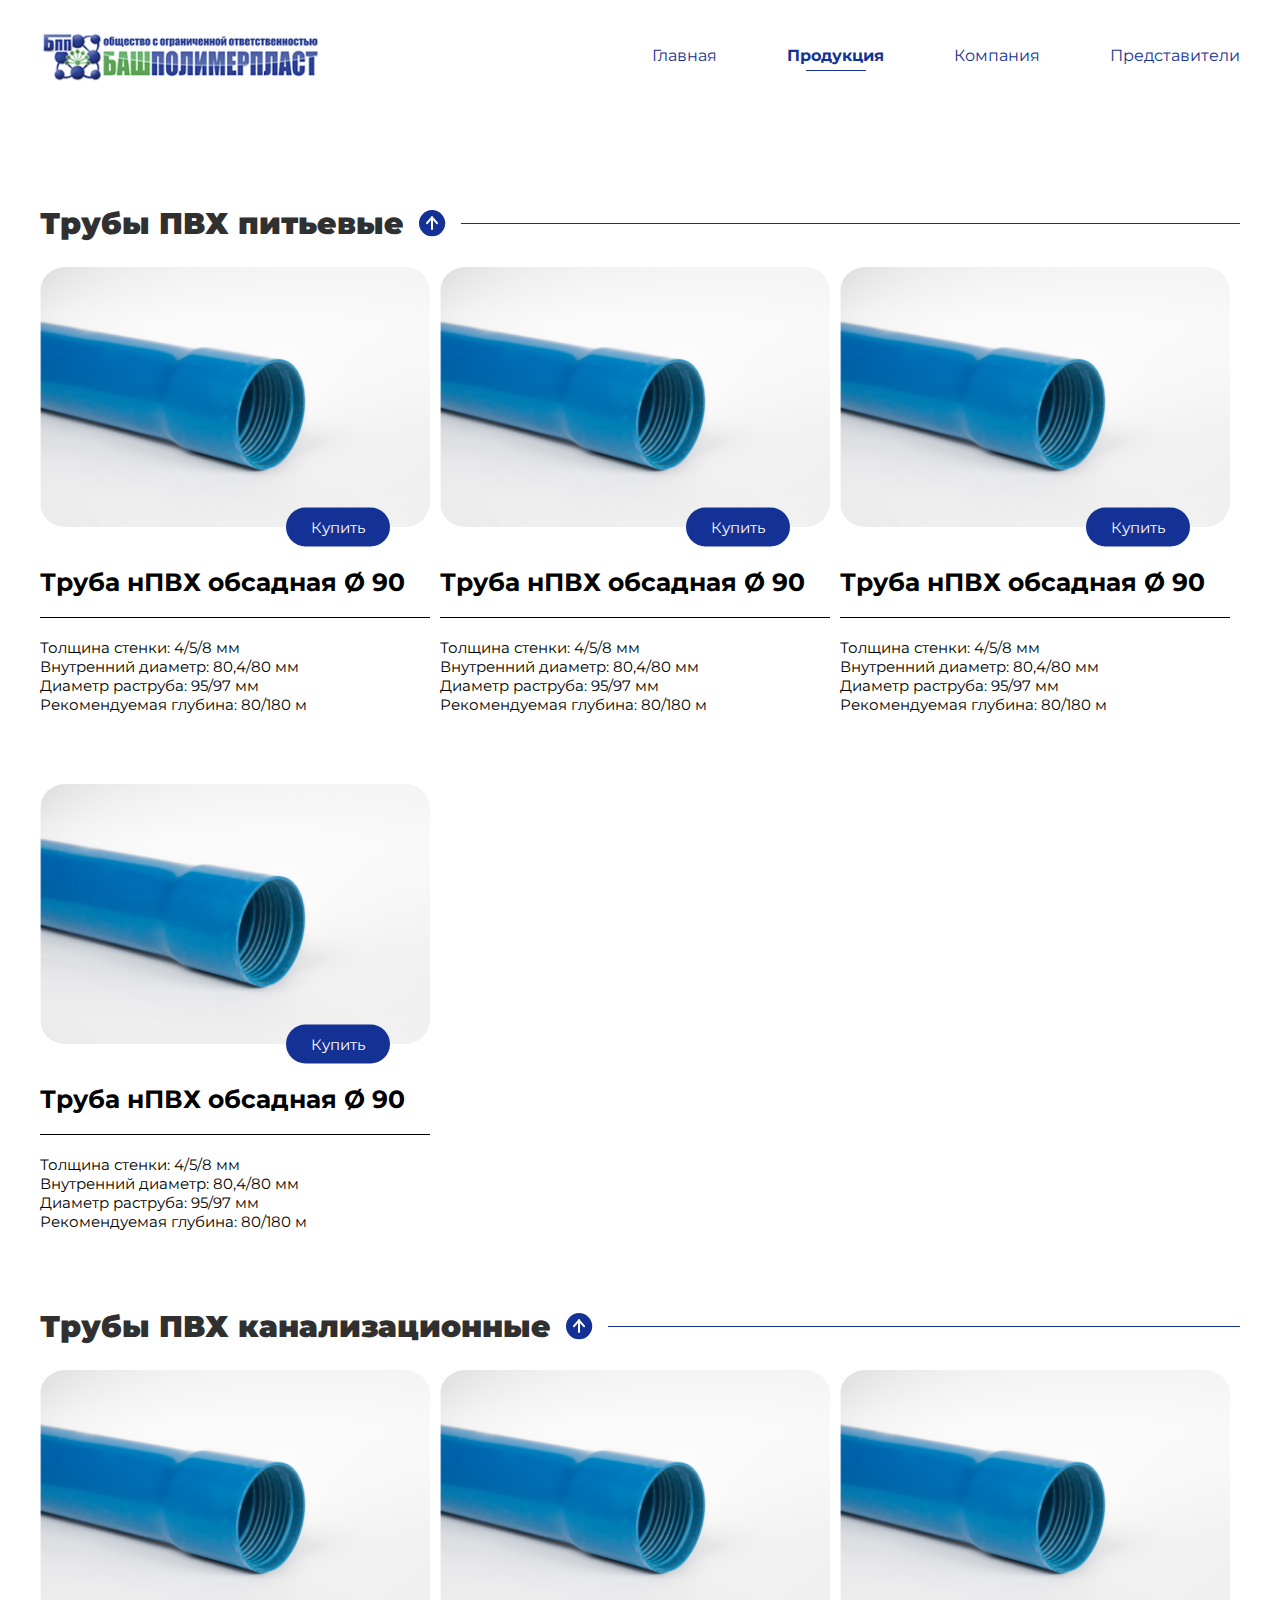
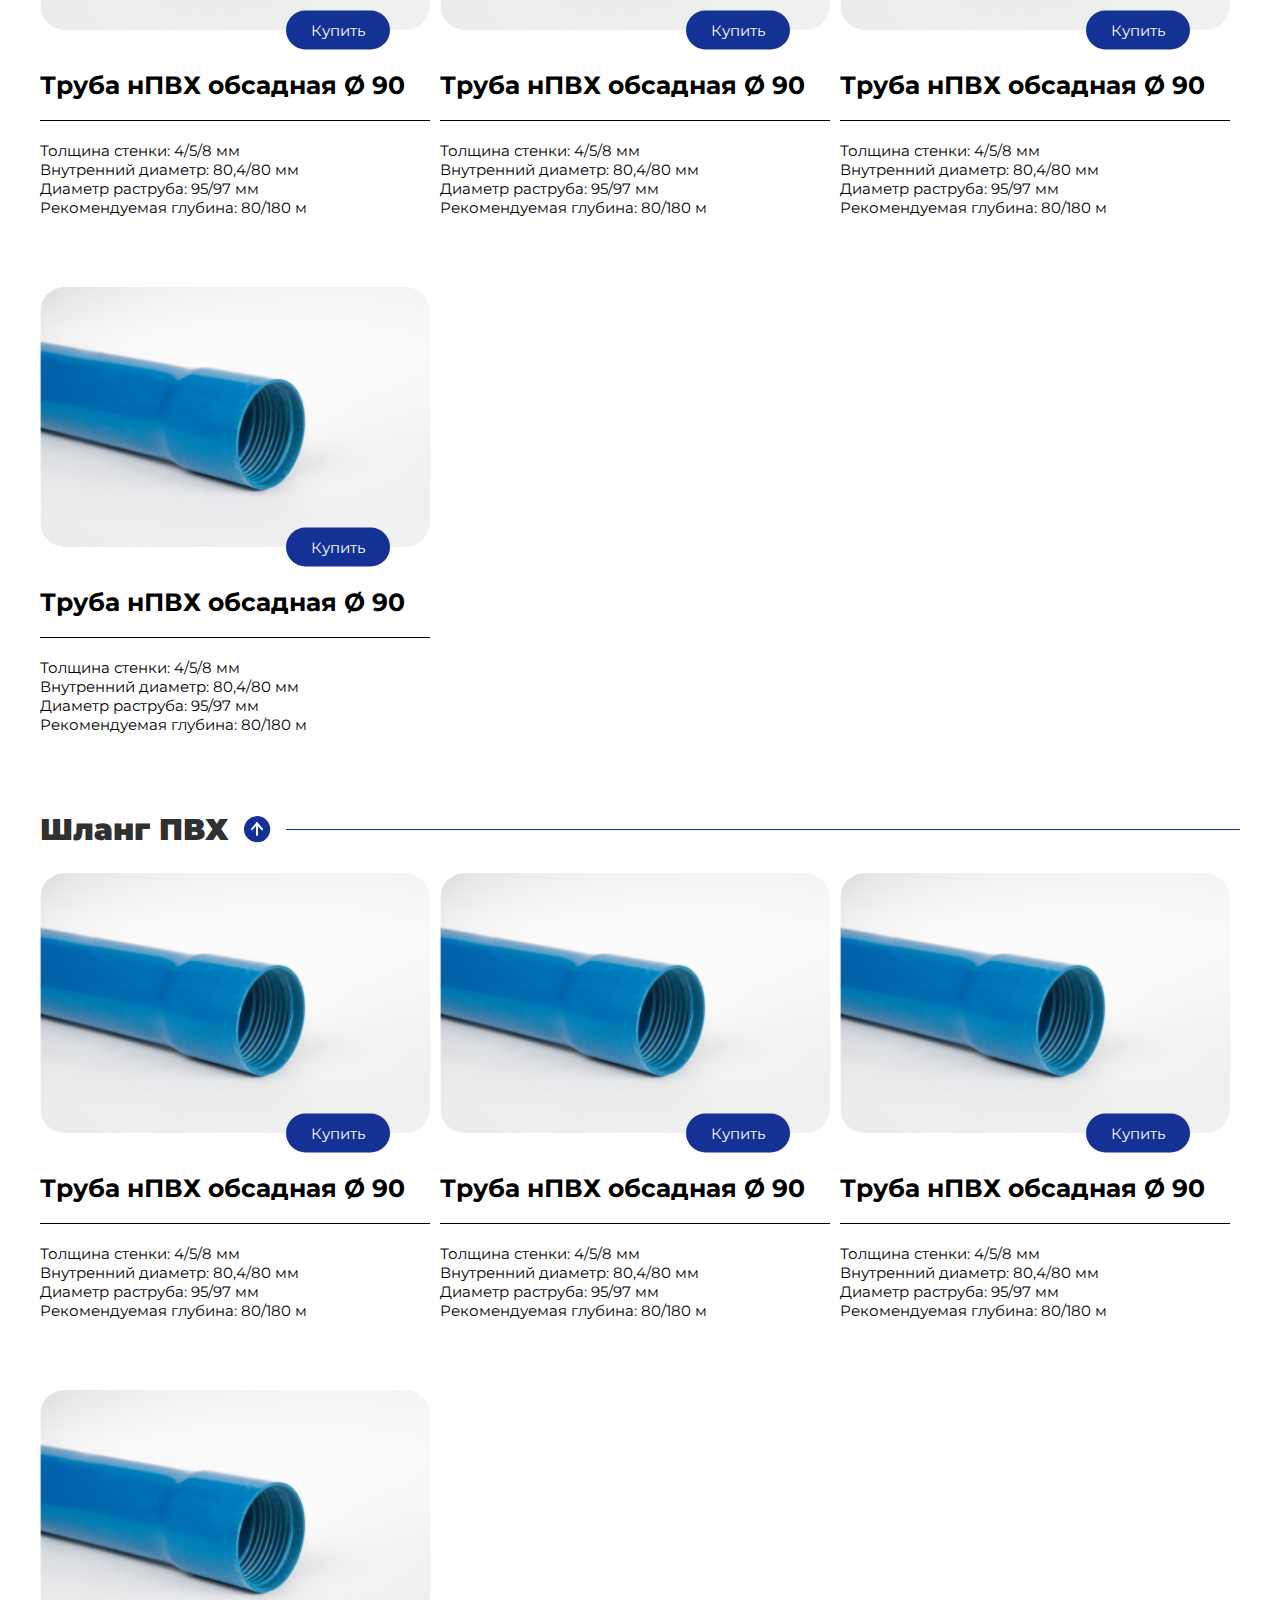
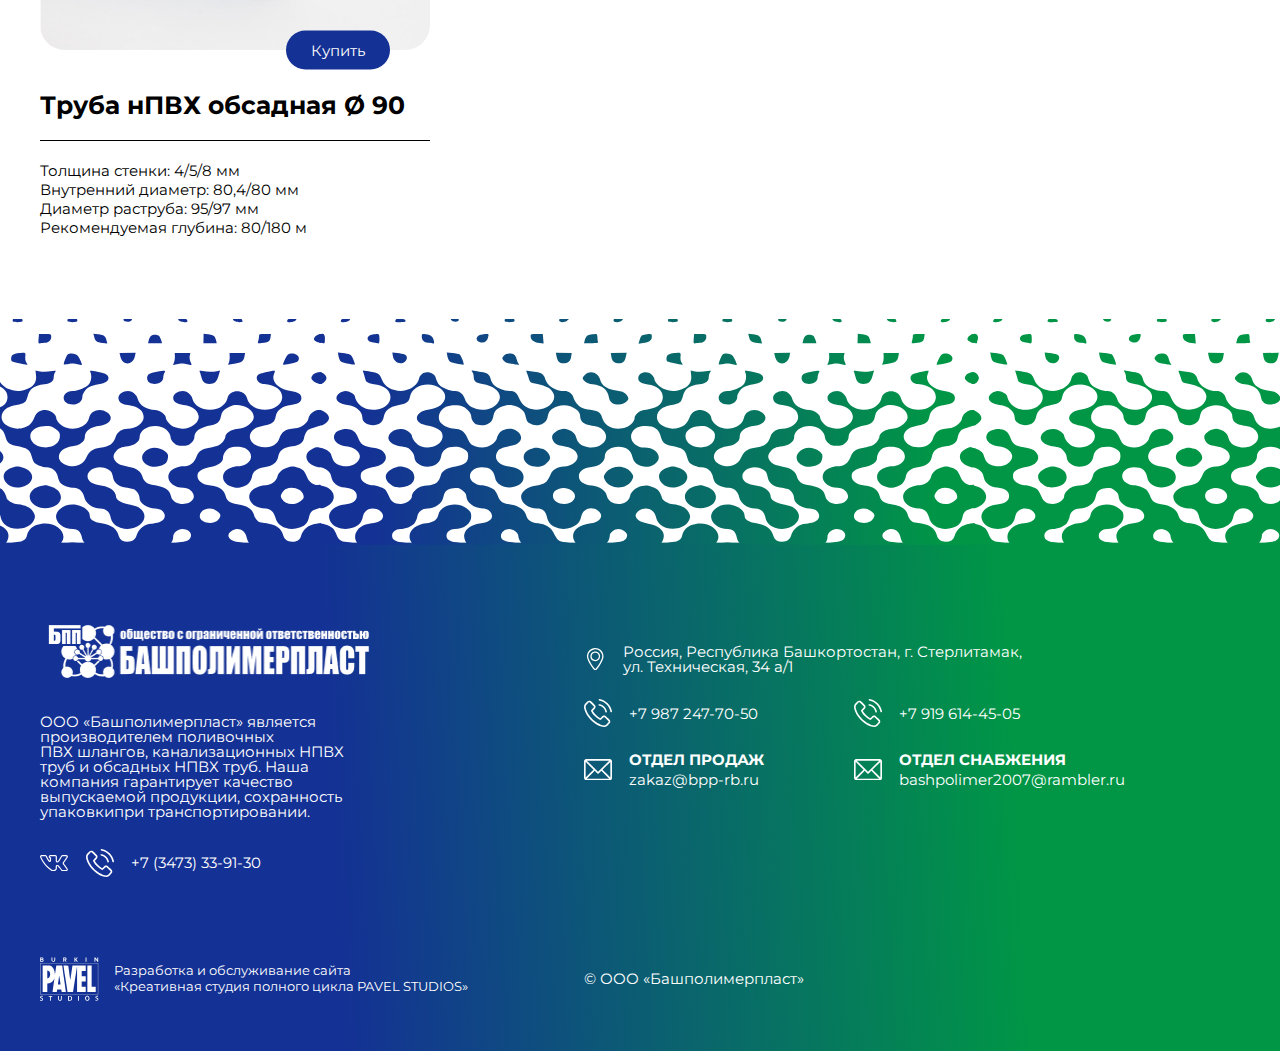
<file: products.html>
<!DOCTYPE html>
<html lang="ru">

<head>
    <meta charset="UTF-8">
    <meta name="viewport" content="width=device-width, initial-scale=1.0">
    <link rel="stylesheet" href="css/global.css">
    <title>БПП продукция</title>
</head>

<body>
    <header class="header">
        <div class="container">
            <div class="header__inner">
                <img src="images/logo.png" alt="Башполимерпласт" class="logo">
                <nav class="header__nav">
                    <a href="/" class="header__link">Главная</a>
                    <a href="products.html" class="header__link header__link_active">Продукция</a>
                    <a href="about.html" class="header__link">Компания</a>
                    <a href="partners.html" class="header__link">Представители</a>
                </nav>
            </div>
        </div>
    </header>
    <div class="modal-feedback__wrapper">
        <form class="modal-feedback__form">
            <svg class="modal-feedback__close-icon" width="42" height="42" viewBox="0 0 42 42" fill="none"
                xmlns="http://www.w3.org/2000/svg">
                <circle cx="21" cy="21" r="20" stroke="#143195" stroke-width="2" />
                <path d="M10.8348 10.5955L31.4369 31.5097" stroke="#143195" stroke-width="3" stroke-linecap="round" />
                <path d="M31.0815 10.5583L9.81958 31.5029" stroke="#143195" stroke-width="3" stroke-linecap="round" />
            </svg>
            <h2 class="modal-feedback__title">Заполните форму</h2>
            <div class="modal-feedback-fields">
                <div class="modal-feedback-field">
                    <label for="name" class="modal-feedback-field__name">Имя<span class="c-red">*</span></label>
                    <input type="text" class="modal-feedback-field__input" id="name" placeholder="Алексей">
                </div>
                <div class="modal-feedback-field">
                    <label for="email" class="modal-feedback-field__name">E-mail<span class="c-red">*</span></label>
                    <input type="email" class="modal-feedback-field__input" id="email" placeholder="alexey2023@yandex.ru">
                </div>
                <div class="modal-feedback-field">
                    <label for="phone" class="modal-feedback-field__name">Номер телефона<span class="c-red">*</span></label>
                    <input type="tel" class="modal-feedback-field__input" id="phone" placeholder="+7 (987) 123-45-67">
                </div>
            </div>
            <input type="submit" class="btn btn__accent modal-feedback__btn" value="Отправить заявку">
            <div class="modal-feedback__tip">Вы можете отказаться в любой момент<span class="c-red">*</span></div>
        </form>
    </div>
    <main>
        <section class="first-section cards drinking-pipes" id="drinking-pipes">
            <div class="container">
                <div class="cards__inner">
                    <header class="cards-header">
                        <h2 class="section__title">Трубы&nbsp;ПВХ&nbsp;питьевые</h2>
                        <svg class="cards__dropdown-icon" width="27" height="27" viewBox="0 0 27 27" fill="none"
                            xmlns="http://www.w3.org/2000/svg">
                            <circle cx="13.907" cy="13.8213" r="13.093" />
                            <path d="M8.99951 13.8215L13.9996 19.7188L18.9997 13.8215" stroke="white" stroke-width="2"
                                stroke-linecap="round" stroke-linejoin="round" />
                            <path d="M14 7.92383V19.7183" stroke="white" stroke-width="2" stroke-linecap="round"
                                stroke-linejoin="round" />
                        </svg>
                        <div class="cards-header__line"></div>
                    </header>
                    <div class="cards-block" style="transition: max-height .3s linear;">
                        <div class="card">
                            <div class="media card__media">
                                <img src="images/products/tube-nPVH-90.jpg" alt="abc"
                                    class="media__picture card__picture">
                                <button class="btn btn__accent card__btn modal-open-btn">Купить</button>
                            </div>
                            <div class="card__title">Труба нПВХ обсадная Ø 90</div>
                            <div class="card__line"></div>
                            <ul class="card__properties">
                                <li class="card__property">Толщина стенки: 4/5/8 мм</li>
                                <li class="card__property">Внутренний диаметр: 80,4/80 мм</li>
                                <li class="card__property">Диаметр раструба: 95/97 мм</li>
                                <li class="card__property">Рекомендуемая глубина: 80/180 м</li>
                            </ul>
                        </div>
                        <div class="card">
                            <div class="media card__media">
                                <img src="images/products/tube-nPVH-90.jpg" alt="abc"
                                    class="media__picture card__picture">
                                <button class="btn btn__accent card__btn modal-open-btn">Купить</button>
                            </div>
                            <div class="card__title">Труба нПВХ обсадная Ø 90</div>
                            <div class="card__line"></div>
                            <ul class="card__properties">
                                <li class="card__property">Толщина стенки: 4/5/8 мм</li>
                                <li class="card__property">Внутренний диаметр: 80,4/80 мм</li>
                                <li class="card__property">Диаметр раструба: 95/97 мм</li>
                                <li class="card__property">Рекомендуемая глубина: 80/180 м</li>
                            </ul>
                        </div>
                        <div class="card">
                            <div class="media card__media">
                                <img src="images/products/tube-nPVH-90.jpg" alt="abc"
                                    class="media__picture card__picture">
                                <button class="btn btn__accent card__btn modal-open-btn">Купить</button>
                            </div>
                            <div class="card__title">Труба нПВХ обсадная Ø 90</div>
                            <div class="card__line"></div>
                            <ul class="card__properties">
                                <li class="card__property">Толщина стенки: 4/5/8 мм</li>
                                <li class="card__property">Внутренний диаметр: 80,4/80 мм</li>
                                <li class="card__property">Диаметр раструба: 95/97 мм</li>
                                <li class="card__property">Рекомендуемая глубина: 80/180 м</li>
                            </ul>
                        </div>
                        <div class="card">
                            <div class="media card__media">
                                <img src="images/products/tube-nPVH-90.jpg" alt="abc"
                                    class="media__picture card__picture">
                                <button class="btn btn__accent card__btn modal-open-btn">Купить</button>
                            </div>
                            <div class="card__title">Труба нПВХ обсадная Ø 90</div>
                            <div class="card__line"></div>
                            <ul class="card__properties">
                                <li class="card__property">Толщина стенки: 4/5/8 мм</li>
                                <li class="card__property">Внутренний диаметр: 80,4/80 мм</li>
                                <li class="card__property">Диаметр раструба: 95/97 мм</li>
                                <li class="card__property">Рекомендуемая глубина: 80/180 м</li>
                            </ul>
                        </div>
                    </div>
                </div>
            </div>
        </section>
        <section class="cards sewer-pipes" id="sewer-pipes">
            <div class="container">
                <div class="cards__inner">
                    <header class="cards-header">
                        <h2 class="section__title">Трубы&nbsp;ПВХ&nbsp;канализационные</h2>
                        <svg class="cards__dropdown-icon" width="27" height="27" viewBox="0 0 27 27" fill="none"
                            xmlns="http://www.w3.org/2000/svg">
                            <circle cx="13.907" cy="13.8213" r="13.093" />
                            <path d="M8.99951 13.8215L13.9996 19.7188L18.9997 13.8215" stroke="white" stroke-width="2"
                                stroke-linecap="round" stroke-linejoin="round" />
                            <path d="M14 7.92383V19.7183" stroke="white" stroke-width="2" stroke-linecap="round"
                                stroke-linejoin="round" />
                        </svg>
                        <div class="cards-header__line"></div>
                    </header>
                    <div class="cards-block" style="transition: max-height .3s linear;">
                        <div class="card">
                            <div class="media card__media">
                                <img src="images/products/tube-nPVH-90.jpg" alt="abc"
                                    class="media__picture card__picture">
                                <button class="btn btn__accent card__btn">Купить</button>
                            </div>
                            <div class="card__title">Труба нПВХ обсадная Ø 90</div>
                            <div class="card__line"></div>
                            <ul class="card__properties">
                                <li class="card__property">Толщина стенки: 4/5/8 мм</li>
                                <li class="card__property">Внутренний диаметр: 80,4/80 мм</li>
                                <li class="card__property">Диаметр раструба: 95/97 мм</li>
                                <li class="card__property">Рекомендуемая глубина: 80/180 м</li>
                            </ul>
                        </div>
                        <div class="card">
                            <div class="media card__media">
                                <img src="images/products/tube-nPVH-90.jpg" alt="abc"
                                    class="media__picture card__picture">
                                <button class="btn btn__accent card__btn">Купить</button>
                            </div>
                            <div class="card__title">Труба нПВХ обсадная Ø 90</div>
                            <div class="card__line"></div>
                            <ul class="card__properties">
                                <li class="card__property">Толщина стенки: 4/5/8 мм</li>
                                <li class="card__property">Внутренний диаметр: 80,4/80 мм</li>
                                <li class="card__property">Диаметр раструба: 95/97 мм</li>
                                <li class="card__property">Рекомендуемая глубина: 80/180 м</li>
                            </ul>
                        </div>
                        <div class="card">
                            <div class="media card__media">
                                <img src="images/products/tube-nPVH-90.jpg" alt="abc"
                                    class="media__picture card__picture">
                                <button class="btn btn__accent card__btn">Купить</button>
                            </div>
                            <div class="card__title">Труба нПВХ обсадная Ø 90</div>
                            <div class="card__line"></div>
                            <ul class="card__properties">
                                <li class="card__property">Толщина стенки: 4/5/8 мм</li>
                                <li class="card__property">Внутренний диаметр: 80,4/80 мм</li>
                                <li class="card__property">Диаметр раструба: 95/97 мм</li>
                                <li class="card__property">Рекомендуемая глубина: 80/180 м</li>
                            </ul>
                        </div>
                        <div class="card">
                            <div class="media card__media">
                                <img src="images/products/tube-nPVH-90.jpg" alt="abc"
                                    class="media__picture card__picture">
                                <button class="btn btn__accent card__btn">Купить</button>
                            </div>
                            <div class="card__title">Труба нПВХ обсадная Ø 90</div>
                            <div class="card__line"></div>
                            <ul class="card__properties">
                                <li class="card__property">Толщина стенки: 4/5/8 мм</li>
                                <li class="card__property">Внутренний диаметр: 80,4/80 мм</li>
                                <li class="card__property">Диаметр раструба: 95/97 мм</li>
                                <li class="card__property">Рекомендуемая глубина: 80/180 м</li>
                            </ul>
                        </div>
                    </div>
                </div>
            </div>
        </section>
        <section class="cards hoses" id="hoses">
            <div class="container">
                <div class="cards__inner">
                    <header class="cards-header">
                        <h2 class="section__title">Шланг&nbsp;ПВХ</h2>
                        <svg class="cards__dropdown-icon" width="27" height="27" viewBox="0 0 27 27" fill="none"
                            xmlns="http://www.w3.org/2000/svg">
                            <circle cx="13.907" cy="13.8213" r="13.093" />
                            <path d="M8.99951 13.8215L13.9996 19.7188L18.9997 13.8215" stroke="white" stroke-width="2"
                                stroke-linecap="round" stroke-linejoin="round" />
                            <path d="M14 7.92383V19.7183" stroke="white" stroke-width="2" stroke-linecap="round"
                                stroke-linejoin="round" />
                        </svg>
                        <div class="cards-header__line"></div>
                    </header>
                    <div class="cards-block" style="transition: max-height .3s linear;">
                        <div class="card">
                            <div class="media card__media">
                                <img src="images/products/tube-nPVH-90.jpg" alt="abc"
                                    class="media__picture card__picture">
                                <button class="btn btn__accent card__btn">Купить</button>
                            </div>
                            <div class="card__title">Труба нПВХ обсадная Ø 90</div>
                            <div class="card__line"></div>
                            <ul class="card__properties">
                                <li class="card__property">Толщина стенки: 4/5/8 мм</li>
                                <li class="card__property">Внутренний диаметр: 80,4/80 мм</li>
                                <li class="card__property">Диаметр раструба: 95/97 мм</li>
                                <li class="card__property">Рекомендуемая глубина: 80/180 м</li>
                            </ul>
                        </div>
                        <div class="card">
                            <div class="media card__media">
                                <img src="images/products/tube-nPVH-90.jpg" alt="abc"
                                    class="media__picture card__picture">
                                <button class="btn btn__accent card__btn">Купить</button>
                            </div>
                            <div class="card__title">Труба нПВХ обсадная Ø 90</div>
                            <div class="card__line"></div>
                            <ul class="card__properties">
                                <li class="card__property">Толщина стенки: 4/5/8 мм</li>
                                <li class="card__property">Внутренний диаметр: 80,4/80 мм</li>
                                <li class="card__property">Диаметр раструба: 95/97 мм</li>
                                <li class="card__property">Рекомендуемая глубина: 80/180 м</li>
                            </ul>
                        </div>
                        <div class="card">
                            <div class="media card__media">
                                <img src="images/products/tube-nPVH-90.jpg" alt="abc"
                                    class="media__picture card__picture">
                                <button class="btn btn__accent card__btn">Купить</button>
                            </div>
                            <div class="card__title">Труба нПВХ обсадная Ø 90</div>
                            <div class="card__line"></div>
                            <ul class="card__properties">
                                <li class="card__property">Толщина стенки: 4/5/8 мм</li>
                                <li class="card__property">Внутренний диаметр: 80,4/80 мм</li>
                                <li class="card__property">Диаметр раструба: 95/97 мм</li>
                                <li class="card__property">Рекомендуемая глубина: 80/180 м</li>
                            </ul>
                        </div>
                        <div class="card">
                            <div class="media card__media">
                                <img src="images/products/tube-nPVH-90.jpg" alt="abc"
                                    class="media__picture card__picture">
                                <button class="btn btn__accent card__btn">Купить</button>
                            </div>
                            <div class="card__title">Труба нПВХ обсадная Ø 90</div>
                            <div class="card__line"></div>
                            <ul class="card__properties">
                                <li class="card__property">Толщина стенки: 4/5/8 мм</li>
                                <li class="card__property">Внутренний диаметр: 80,4/80 мм</li>
                                <li class="card__property">Диаметр раструба: 95/97 мм</li>
                                <li class="card__property">Рекомендуемая глубина: 80/180 м</li>
                            </ul>
                        </div>
                    </div>
                </div>
            </div>
        </section>
    </main>
    <footer class="footer">
        <div class="container">
            <div class="footer__inner">
                <div class="footer-main-info">
                    <img src="images/white-logo.png" alt="Башполимерпласт" class="logo footer__logo">
                    <div class="footer__description">ООО «Башпoлимерпласт» является производителем поливочных
                        ПВХ шлангов, канализационных НПВХ труб и обсадных НПВХ труб. Наша компания гарантирует качество
                        выпускаемой продукции, сохранность упаковкипри транспортировании.</div>
                    <div class="footer-main-info__contacts">
                        <a href="#" class="footer-link">
                            <svg class="footer-link__icon" viewBox="0 0 514 300" fill="none" xmlns="http://www.w3.org/2000/svg">
                                <path fill-rule="evenodd" clip-rule="evenodd" d="M22.1552 2.18355C11.1142 6.24755 3.48125 14.6886 1.28625 25.2616C-0.861755 35.6086 0.305244 40.0076 10.8792 61.4146C54.3432 149.415 102.433 210.481 168.178 261.161C184.643 273.853 207.396 289.092 215.128 292.604C236.396 302.267 263.717 300.911 283.016 289.236C289.753 285.161 298.628 276.634 302.522 270.497C308.266 261.445 309.531 255.018 310.018 232.415C310.26 221.14 310.673 210.889 310.935 209.634C311.478 207.034 316.778 203.424 320.061 203.419C321.273 203.417 323.424 203.943 324.841 204.589C326.329 205.267 340.172 222.061 357.606 244.339C374.209 265.556 390.009 285.275 392.717 288.16C395.446 291.069 400.138 294.633 403.249 296.16L408.858 298.915H448.358H487.858L493.358 296.321C508.955 288.964 516.382 271.089 510.17 255.861C508.573 251.946 495.894 233.53 473.051 201.944C440.676 157.178 438.358 153.694 438.358 149.803C438.358 145.913 440.745 142.32 473.874 96.3365C496.858 64.4335 509.797 45.6066 510.543 42.9776C511.177 40.7426 512.069 38.4876 512.527 37.9646C513.587 36.7526 513.622 26.4146 512.565 26.4146C512.129 26.4146 511.261 24.5006 510.635 22.1606C509.176 16.7046 504.478 10.2386 499.191 6.40855C491.341 0.721554 488.701 0.414551 447.714 0.414551C412.832 0.414551 410.088 0.543554 405.066 2.42255C394.933 6.21355 393.678 7.89155 359.78 62.9875C327.323 115.738 326.099 117.421 320.158 117.411C316.805 117.406 311.492 113.837 310.903 111.196C310.624 109.941 310.274 90.2396 310.127 67.4146L309.858 25.9146L306.978 19.6805C303.312 11.7415 296.658 5.41855 288.926 2.52555C283.179 0.375551 282.376 0.348547 233.476 0.629547C184.979 0.908547 183.752 0.963549 179.162 3.08455C173.149 5.86255 166.485 12.5386 163.359 18.9146C159.839 26.0936 159.839 38.7356 163.359 45.9146C166.291 51.8956 172.44 58.2845 177.627 60.7415L181.397 62.5266L181.127 84.2206C180.866 105.274 180.797 105.924 178.795 106.21C177.235 106.433 175.075 104.391 169.947 97.8445C154.616 78.2745 140.499 53.8786 129.348 27.6826C123.266 13.3946 118.885 7.80255 110.572 3.72055L104.858 0.914551L65.8582 0.683548C30.9922 0.477548 26.3602 0.636548 22.1552 2.18355ZM25.2812 25.3376C20.5732 30.0456 21.1792 33.5606 29.6952 50.9406C76.3782 146.219 131.054 211.556 206.412 262.116C219.128 270.647 225.525 273.963 233.051 275.923C249.668 280.252 270.59 274.775 280.515 263.499C287.332 255.755 287.592 254.583 288.293 228.415C288.909 205.407 288.979 204.806 291.625 199.728C295.16 192.945 300.551 187.746 307.358 184.557C311.8 182.476 314.325 181.988 320.484 182.02C330.125 182.07 336.96 185.166 343.994 192.67C346.698 195.555 362.582 215.391 379.292 236.75C398.242 260.972 410.614 275.942 412.175 276.536C413.641 277.093 429.351 277.368 450.105 277.201L485.533 276.915L487.946 274.109C489.674 272.099 490.354 270.114 490.345 267.109C490.332 263.197 488.05 259.755 456.397 215.915C437.733 190.065 421.201 166.665 419.66 163.915C417.169 159.469 416.858 157.918 416.858 149.915C416.858 142.578 417.274 140.084 419.11 136.415C420.349 133.94 430.649 119.09 441.999 103.415C490.656 36.2186 490.358 36.6565 490.358 32.2785C490.358 29.1715 489.696 27.5986 487.435 25.3376L484.512 22.4146H448.451H412.39L409.476 25.1646C407.874 26.6766 393.047 49.9646 376.528 76.9146C357.023 108.736 344.979 127.388 342.175 130.117C329.758 142.203 309.614 141.924 297.556 129.5C295.361 127.238 292.506 123.256 291.212 120.651C288.875 115.949 288.854 115.606 288.358 72.3165C287.832 26.4205 287.934 27.4125 283.358 23.6965C282.228 22.7785 270.313 22.4705 235.031 22.4465L188.204 22.4146L185.281 25.3376C181.447 29.1726 181.23 34.9906 184.769 39.1086C186.935 41.6306 187.974 41.9656 195.019 42.4146L202.858 42.9146L203.122 74.8636C203.341 101.314 203.125 107.601 201.864 111.396C197.476 124.608 183.376 131.508 170.237 126.872C165 125.025 161.393 121.692 152.426 110.415C135.828 89.5396 123.09 67.3275 107.811 32.6105C103.058 21.8116 105.64 22.4146 64.1462 22.4146H28.2042L25.2812 25.3376ZM0.668245 32.9146C0.673245 36.2146 0.860245 37.4435 1.08325 35.6465C1.30525 33.8495 1.30125 31.1495 1.07325 29.6465C0.844245 28.1435 0.662245 29.6146 0.668245 32.9146Z" fill="white"/>
                                </svg>
                        </a>
                        <a href="#" class="footer-link">
                            <svg class="footer-link__icon" viewBox="0 0 512 513" fill="none"
                                xmlns="http://www.w3.org/2000/svg">
                                <path fill-rule="evenodd" clip-rule="evenodd"
                                    d="M277.704 1.62563C276.574 2.08363 274.212 4.09563 272.454 6.09663C269.754 9.17163 269.259 10.5266 269.259 14.8336C269.259 20.7036 271.633 25.3076 275.94 27.7936C277.49 28.6876 283.484 30.4106 289.259 31.6206C337.356 41.7016 378.955 64.2386 413.821 99.1046C449.547 134.831 470.499 174.235 481.811 226.975C483.673 235.656 486.587 240.071 491.93 242.303C496.398 244.17 499.656 244.015 504.146 241.725C512.232 237.599 513.355 232.522 509.796 216.167C497.96 161.766 472.946 116.148 433.449 76.9286C395.855 39.5996 350.087 14.6296 298.242 3.16263C286.594 0.586627 281.256 0.186627 277.704 1.62563ZM93.2594 30.2916C86.7664 31.3836 79.0684 33.9586 73.6794 36.8426C65.3024 41.3256 20.5024 85.9656 13.5054 96.8026C-0.802566 118.965 -3.34657 146.215 5.44343 183.167C25.6654 268.174 96.9954 368.431 183.759 433.794C232.996 470.887 291.747 499.881 336.759 509.301C347.939 511.64 352.209 512.029 367.259 512.078C387.061 512.142 392.056 511.19 405.759 504.737C417.555 499.183 422.111 495.278 448.115 468.443C468.747 447.151 472.232 443.093 475.472 436.586C482.846 421.781 482.887 407.673 475.599 392.667C472.207 385.683 469.472 382.669 435.872 348.877C416.026 328.917 397.532 311.034 394.774 309.136C386.747 303.614 379.171 301.313 368.759 301.234C351.026 301.102 343.522 305.492 316.83 331.618L296.759 351.264L287.259 346.214C266.203 335.022 245.282 318.667 220.68 294.167C193.596 267.196 179.159 249.085 166.128 225.73L160.304 215.294L180.642 194.69C193.193 181.974 202.185 171.996 204.129 168.627C214.094 151.358 213.528 132.003 202.584 115.712C196.789 107.086 131.002 41.8846 123.886 37.7146C114.197 32.0376 101.369 28.9286 93.2594 30.2916ZM92.0844 61.0136C86.5744 63.0616 82.6534 66.5406 60.1464 89.3566C41.7664 107.99 39.1474 111.062 35.9724 117.71C28.8654 132.591 28.3464 150.231 34.2654 175.8C39.6074 198.878 54.0194 233.801 69.0824 260.167C81.1114 281.222 102.218 311.116 121.332 334.167C132.663 347.831 168.227 383.242 182.259 394.831C221.405 427.161 266.873 454.395 307.099 469.608C348.528 485.276 379.284 487.242 398.01 475.419C404.731 471.176 447.866 426.853 449.815 422.187C451.692 417.695 451.651 411.545 449.713 406.885C447.794 402.27 381.526 335.438 376.049 332.594C371.206 330.079 365.208 330.15 359.969 332.784C357.463 334.045 346.654 343.919 333.259 357.185C318.003 372.294 309.471 380.008 306.759 381.147C299.763 384.084 293.413 382.911 280.259 376.249C252.492 362.187 224.406 340.798 196.6 312.54C167.473 282.94 149.166 258.541 135.919 231.672C130.254 220.181 129.762 218.654 129.793 212.672C129.814 208.615 130.442 205.021 131.462 203.122C132.362 201.447 142.848 190.422 154.764 178.622C166.679 166.822 177.597 155.189 179.024 152.772C182.21 147.375 182.503 140.826 179.81 135.167C177.526 130.369 112.423 64.6926 107.526 62.2476C102.907 59.9406 96.3774 59.4186 92.0844 61.0136ZM271.864 95.5886C265.035 100.091 262.9 109.114 267.069 115.859C269.793 120.268 273.366 121.982 285.643 124.773C324.225 133.544 358.649 160.706 376.759 196.667C381.953 206.979 384.947 215.207 388.319 228.435C391.414 240.573 393.044 243.62 397.851 246.256C402.219 248.651 410.438 247.782 413.887 244.561C420.143 238.716 420.578 233.9 416.331 217.485C402.189 162.81 361.209 118.383 308.259 100.318C288.817 93.6846 277.067 92.1586 271.864 95.5886Z"
                                    fill="white" />
                            </svg>
                            +7 (3473) 33-91-30
                        </a>
                    </div>
                </div>
                <div class="footer-more-info">
                    <div class="footer-link footer-link__address">
                        <svg class="footer-link__icon" viewBox="0 0 512 513" fill="none"
                            xmlns="http://www.w3.org/2000/svg">
                            <g clip-path="url(#clip0_686_10)">
                                <path fill-rule="evenodd" clip-rule="evenodd"
                                    d="M236 1.51758C176.993 8.15158 124.368 41.7946 93.8159 92.4146C72.6479 127.489 62.8929 172.59 68.4709 209.597C75.8619 258.625 109.909 331.506 162.52 410.915C194.807 459.647 227.263 498.698 243.554 508.415C248.659 511.46 250.272 511.915 255.961 511.915C264.999 511.915 269.665 508.995 284.538 494.028C327.543 450.752 392.718 348.704 422.425 278.131C437.221 242.979 443.91 217.411 444.716 192.915C447.11 120.186 404.265 50.8866 337.022 18.7266C306.745 4.24658 268.968 -2.18942 236 1.51758ZM237.23 31.4486C201.52 35.9476 169.785 51.5646 143.921 77.3666C114.791 106.427 99.0949 141.497 97.3199 181.485C96.2579 205.416 101.089 227.25 115.229 262.415C141.31 327.281 205.088 428.761 246.266 470.915L256.034 480.915L264.143 472.415C280.63 455.131 303.523 425.103 325.514 391.915C371.021 323.239 402.962 257.429 412.694 212.293C415.426 199.622 415.14 172.508 412.126 158.415C405.189 125.979 391.437 100.683 368.07 77.3766C337.875 47.2576 302.181 31.9086 260 30.9026C251.475 30.6996 241.228 30.9456 237.23 31.4486ZM235.797 79.9876C196.954 87.0136 164.207 115.135 150.654 153.103C142.933 174.732 142.737 202.722 150.153 224.84C159.467 252.623 181.229 277.332 207.48 289.931C260.122 315.197 321.918 296.404 352.242 245.909C368.75 218.419 371.974 181.308 360.503 150.824C348.703 119.469 322.932 94.4986 291.545 84.0116C275.043 78.4976 252.878 76.8976 235.797 79.9876ZM236.807 110.451C200.1 119.478 174.927 151.51 174.753 189.415C174.669 207.924 180.001 224.192 190.849 238.523C220.081 277.137 275.546 282.166 311.238 249.438C318.15 243.1 327.193 230.526 330.781 222.262C348.464 181.54 329.957 133.686 289.413 115.303C274.195 108.403 253.064 106.454 236.807 110.451Z"
                                    fill="white" />
                            </g>
                            <defs>
                                <clipPath id="clip0_686_10">
                                    <rect width="512" height="512" fill="white" transform="translate(0 0.414551)" />
                                </clipPath>
                            </defs>
                        </svg>
                        Россия, Республика Башкортостан, г. Стерлитамак, ул. Техническая, 34 а/1
                    </div>
                    <div class="footer-more-info-row">
                        <a href="#" class="footer-link footer-more-info-row__footer-link">
                            <svg class="footer-link__icon" viewBox="0 0 512 513" fill="none"
                                xmlns="http://www.w3.org/2000/svg">
                                <path fill-rule="evenodd" clip-rule="evenodd"
                                    d="M277.704 1.62563C276.574 2.08363 274.212 4.09563 272.454 6.09663C269.754 9.17163 269.259 10.5266 269.259 14.8336C269.259 20.7036 271.633 25.3076 275.94 27.7936C277.49 28.6876 283.484 30.4106 289.259 31.6206C337.356 41.7016 378.955 64.2386 413.821 99.1046C449.547 134.831 470.499 174.235 481.811 226.975C483.673 235.656 486.587 240.071 491.93 242.303C496.398 244.17 499.656 244.015 504.146 241.725C512.232 237.599 513.355 232.522 509.796 216.167C497.96 161.766 472.946 116.148 433.449 76.9286C395.855 39.5996 350.087 14.6296 298.242 3.16263C286.594 0.586627 281.256 0.186627 277.704 1.62563ZM93.2594 30.2916C86.7664 31.3836 79.0684 33.9586 73.6794 36.8426C65.3024 41.3256 20.5024 85.9656 13.5054 96.8026C-0.802566 118.965 -3.34657 146.215 5.44343 183.167C25.6654 268.174 96.9954 368.431 183.759 433.794C232.996 470.887 291.747 499.881 336.759 509.301C347.939 511.64 352.209 512.029 367.259 512.078C387.061 512.142 392.056 511.19 405.759 504.737C417.555 499.183 422.111 495.278 448.115 468.443C468.747 447.151 472.232 443.093 475.472 436.586C482.846 421.781 482.887 407.673 475.599 392.667C472.207 385.683 469.472 382.669 435.872 348.877C416.026 328.917 397.532 311.034 394.774 309.136C386.747 303.614 379.171 301.313 368.759 301.234C351.026 301.102 343.522 305.492 316.83 331.618L296.759 351.264L287.259 346.214C266.203 335.022 245.282 318.667 220.68 294.167C193.596 267.196 179.159 249.085 166.128 225.73L160.304 215.294L180.642 194.69C193.193 181.974 202.185 171.996 204.129 168.627C214.094 151.358 213.528 132.003 202.584 115.712C196.789 107.086 131.002 41.8846 123.886 37.7146C114.197 32.0376 101.369 28.9286 93.2594 30.2916ZM92.0844 61.0136C86.5744 63.0616 82.6534 66.5406 60.1464 89.3566C41.7664 107.99 39.1474 111.062 35.9724 117.71C28.8654 132.591 28.3464 150.231 34.2654 175.8C39.6074 198.878 54.0194 233.801 69.0824 260.167C81.1114 281.222 102.218 311.116 121.332 334.167C132.663 347.831 168.227 383.242 182.259 394.831C221.405 427.161 266.873 454.395 307.099 469.608C348.528 485.276 379.284 487.242 398.01 475.419C404.731 471.176 447.866 426.853 449.815 422.187C451.692 417.695 451.651 411.545 449.713 406.885C447.794 402.27 381.526 335.438 376.049 332.594C371.206 330.079 365.208 330.15 359.969 332.784C357.463 334.045 346.654 343.919 333.259 357.185C318.003 372.294 309.471 380.008 306.759 381.147C299.763 384.084 293.413 382.911 280.259 376.249C252.492 362.187 224.406 340.798 196.6 312.54C167.473 282.94 149.166 258.541 135.919 231.672C130.254 220.181 129.762 218.654 129.793 212.672C129.814 208.615 130.442 205.021 131.462 203.122C132.362 201.447 142.848 190.422 154.764 178.622C166.679 166.822 177.597 155.189 179.024 152.772C182.21 147.375 182.503 140.826 179.81 135.167C177.526 130.369 112.423 64.6926 107.526 62.2476C102.907 59.9406 96.3774 59.4186 92.0844 61.0136ZM271.864 95.5886C265.035 100.091 262.9 109.114 267.069 115.859C269.793 120.268 273.366 121.982 285.643 124.773C324.225 133.544 358.649 160.706 376.759 196.667C381.953 206.979 384.947 215.207 388.319 228.435C391.414 240.573 393.044 243.62 397.851 246.256C402.219 248.651 410.438 247.782 413.887 244.561C420.143 238.716 420.578 233.9 416.331 217.485C402.189 162.81 361.209 118.383 308.259 100.318C288.817 93.6846 277.067 92.1586 271.864 95.5886Z"
                                    fill="white" />
                            </svg>
                            +7 987 247-70-50
                        </a>
                        <a href="#" class="footer-link footer-more-info-row__footer-link">
                            <svg class="footer-link__icon" viewBox="0 0 512 513" fill="none"
                                xmlns="http://www.w3.org/2000/svg">
                                <path fill-rule="evenodd" clip-rule="evenodd"
                                    d="M277.704 1.62563C276.574 2.08363 274.212 4.09563 272.454 6.09663C269.754 9.17163 269.259 10.5266 269.259 14.8336C269.259 20.7036 271.633 25.3076 275.94 27.7936C277.49 28.6876 283.484 30.4106 289.259 31.6206C337.356 41.7016 378.955 64.2386 413.821 99.1046C449.547 134.831 470.499 174.235 481.811 226.975C483.673 235.656 486.587 240.071 491.93 242.303C496.398 244.17 499.656 244.015 504.146 241.725C512.232 237.599 513.355 232.522 509.796 216.167C497.96 161.766 472.946 116.148 433.449 76.9286C395.855 39.5996 350.087 14.6296 298.242 3.16263C286.594 0.586627 281.256 0.186627 277.704 1.62563ZM93.2594 30.2916C86.7664 31.3836 79.0684 33.9586 73.6794 36.8426C65.3024 41.3256 20.5024 85.9656 13.5054 96.8026C-0.802566 118.965 -3.34657 146.215 5.44343 183.167C25.6654 268.174 96.9954 368.431 183.759 433.794C232.996 470.887 291.747 499.881 336.759 509.301C347.939 511.64 352.209 512.029 367.259 512.078C387.061 512.142 392.056 511.19 405.759 504.737C417.555 499.183 422.111 495.278 448.115 468.443C468.747 447.151 472.232 443.093 475.472 436.586C482.846 421.781 482.887 407.673 475.599 392.667C472.207 385.683 469.472 382.669 435.872 348.877C416.026 328.917 397.532 311.034 394.774 309.136C386.747 303.614 379.171 301.313 368.759 301.234C351.026 301.102 343.522 305.492 316.83 331.618L296.759 351.264L287.259 346.214C266.203 335.022 245.282 318.667 220.68 294.167C193.596 267.196 179.159 249.085 166.128 225.73L160.304 215.294L180.642 194.69C193.193 181.974 202.185 171.996 204.129 168.627C214.094 151.358 213.528 132.003 202.584 115.712C196.789 107.086 131.002 41.8846 123.886 37.7146C114.197 32.0376 101.369 28.9286 93.2594 30.2916ZM92.0844 61.0136C86.5744 63.0616 82.6534 66.5406 60.1464 89.3566C41.7664 107.99 39.1474 111.062 35.9724 117.71C28.8654 132.591 28.3464 150.231 34.2654 175.8C39.6074 198.878 54.0194 233.801 69.0824 260.167C81.1114 281.222 102.218 311.116 121.332 334.167C132.663 347.831 168.227 383.242 182.259 394.831C221.405 427.161 266.873 454.395 307.099 469.608C348.528 485.276 379.284 487.242 398.01 475.419C404.731 471.176 447.866 426.853 449.815 422.187C451.692 417.695 451.651 411.545 449.713 406.885C447.794 402.27 381.526 335.438 376.049 332.594C371.206 330.079 365.208 330.15 359.969 332.784C357.463 334.045 346.654 343.919 333.259 357.185C318.003 372.294 309.471 380.008 306.759 381.147C299.763 384.084 293.413 382.911 280.259 376.249C252.492 362.187 224.406 340.798 196.6 312.54C167.473 282.94 149.166 258.541 135.919 231.672C130.254 220.181 129.762 218.654 129.793 212.672C129.814 208.615 130.442 205.021 131.462 203.122C132.362 201.447 142.848 190.422 154.764 178.622C166.679 166.822 177.597 155.189 179.024 152.772C182.21 147.375 182.503 140.826 179.81 135.167C177.526 130.369 112.423 64.6926 107.526 62.2476C102.907 59.9406 96.3774 59.4186 92.0844 61.0136ZM271.864 95.5886C265.035 100.091 262.9 109.114 267.069 115.859C269.793 120.268 273.366 121.982 285.643 124.773C324.225 133.544 358.649 160.706 376.759 196.667C381.953 206.979 384.947 215.207 388.319 228.435C391.414 240.573 393.044 243.62 397.851 246.256C402.219 248.651 410.438 247.782 413.887 244.561C420.143 238.716 420.578 233.9 416.331 217.485C402.189 162.81 361.209 118.383 308.259 100.318C288.817 93.6846 277.067 92.1586 271.864 95.5886Z"
                                    fill="white" />
                            </svg>
                            +7 919 614-45-05
                        </a>
                    </div>
                    <div class="footer-more-info-row">
                        <a href="#" class="footer-link footer-more-info-row__footer-link">
                            <svg class="footer-link__icon" viewBox="0 0 512 391" fill="none"
                                xmlns="http://www.w3.org/2000/svg">
                                <path fill-rule="evenodd" clip-rule="evenodd"
                                    d="M36.1081 1.71573C19.0201 5.07173 4.33305 20.0607 1.02105 37.5247C-0.384947 44.9367 -0.384947 346.331 1.02105 353.743C4.39705 371.546 19.0881 386.237 36.8911 389.613C44.3351 391.025 467.665 391.025 475.109 389.613C492.456 386.324 508.605 370.453 510.73 354.607C511.027 352.395 511.659 350.345 512.135 350.051C512.616 349.753 513 280.652 513 194.516C513 106.728 512.622 39.7487 512.129 40.0537C511.65 40.3497 511.018 38.8027 510.724 36.6157C508.605 20.8147 492.433 4.93973 475.109 1.65473C468.415 0.384726 42.5821 0.443727 36.1081 1.71573ZM142 120.654C191.775 170.136 238.042 215.882 244.815 222.312L257.13 234.003L358.814 132.319L460.499 30.6337L255.999 30.6597L51.5001 30.6867L142 120.654ZM0.488053 195.634C0.488053 281.159 0.606053 316.146 0.750053 273.384C0.894053 230.622 0.894053 160.646 0.750053 117.884C0.606053 75.1217 0.488053 110.109 0.488053 195.634ZM30.0001 195.794V339.132L102.13 267.003L174.259 194.873L105.38 126.384C67.4961 88.7157 35.0381 56.6717 33.2501 55.1757L30.0001 52.4557V195.794ZM409.999 124.135L338.503 195.636L410.252 267.384L482 339.132V195.883C482 117.096 481.886 52.6337 481.747 52.6337C481.608 52.6337 449.322 84.8087 409.999 124.135ZM123.5 288.634L51.5051 360.634H256.002H460.498L388.762 288.897L317.025 217.161L291.763 242.285C277.868 256.104 265.06 268.135 263.3 269.022C254.392 273.509 250.811 271.171 221.508 241.737C207.762 227.931 196.285 216.634 196.005 216.634C195.724 216.634 163.097 249.034 123.5 288.634Z"
                                    fill="white" />
                            </svg>
                            <div class="footer-link__content">
                                <div class="footer-link__title">Отдел продаж</div>
                                <div class="footer-link__text">zakaz@bpp-rb.ru</div>
                            </div>
                        </a>
                        <a href="#" class="footer-link footer-more-info-row__footer-link">
                            <svg class="footer-link__icon" viewBox="0 0 512 391" fill="none"
                                xmlns="http://www.w3.org/2000/svg">
                                <path fill-rule="evenodd" clip-rule="evenodd"
                                    d="M36.1081 1.71573C19.0201 5.07173 4.33305 20.0607 1.02105 37.5247C-0.384947 44.9367 -0.384947 346.331 1.02105 353.743C4.39705 371.546 19.0881 386.237 36.8911 389.613C44.3351 391.025 467.665 391.025 475.109 389.613C492.456 386.324 508.605 370.453 510.73 354.607C511.027 352.395 511.659 350.345 512.135 350.051C512.616 349.753 513 280.652 513 194.516C513 106.728 512.622 39.7487 512.129 40.0537C511.65 40.3497 511.018 38.8027 510.724 36.6157C508.605 20.8147 492.433 4.93973 475.109 1.65473C468.415 0.384726 42.5821 0.443727 36.1081 1.71573ZM142 120.654C191.775 170.136 238.042 215.882 244.815 222.312L257.13 234.003L358.814 132.319L460.499 30.6337L255.999 30.6597L51.5001 30.6867L142 120.654ZM0.488053 195.634C0.488053 281.159 0.606053 316.146 0.750053 273.384C0.894053 230.622 0.894053 160.646 0.750053 117.884C0.606053 75.1217 0.488053 110.109 0.488053 195.634ZM30.0001 195.794V339.132L102.13 267.003L174.259 194.873L105.38 126.384C67.4961 88.7157 35.0381 56.6717 33.2501 55.1757L30.0001 52.4557V195.794ZM409.999 124.135L338.503 195.636L410.252 267.384L482 339.132V195.883C482 117.096 481.886 52.6337 481.747 52.6337C481.608 52.6337 449.322 84.8087 409.999 124.135ZM123.5 288.634L51.5051 360.634H256.002H460.498L388.762 288.897L317.025 217.161L291.763 242.285C277.868 256.104 265.06 268.135 263.3 269.022C254.392 273.509 250.811 271.171 221.508 241.737C207.762 227.931 196.285 216.634 196.005 216.634C195.724 216.634 163.097 249.034 123.5 288.634Z"
                                    fill="white" />
                            </svg>
                            <div class="footer-link__content">
                                <div class="footer-link__title">Отдел снабжения</div>
                                <div class="footer-link__text">bashpolimer2007@rambler.ru</div>
                            </div>
                        </a>
                    </div>
                </div>
                <div class="footer-developer">
                    <img src="resources/dev-logo.svg" alt="" class="footer-developer__logo">
                    <div class="footer-developer__name">Разработка и обслуживание сайта<br>«Креативная студия полного
                        цикла PAVEL STUDIOS»</div>
                </div>
                <div class="footer-copyright">© ООО «Башполимерпласт»</div>
            </div>
        </div>
    </footer>
    <script src="js/products.js"></script>
    <script src="js/modal-feedback.js"></script>
</body>

</html>
</file>
<file: css/global.css>
@import url('https://fonts.googleapis.com/css2?family=Montserrat:ital,wght@0,100;0,200;0,300;0,400;0,500;0,600;0,700;0,800;0,900;1,100;1,200;1,300;1,400;1,500;1,600;1,700;1,800;1,900&display=swap');
:root {
    --accent: #143195;
    --dark: #303030;
}
* {
    margin: 0;
    padding: 0;
    box-sizing: border-box;
    font-family: 'Montserrat', sans-serif;
}
a {
    color: black;
    text-decoration: none;
}
.container {
    max-width: 1200px;
    height: 100%;
    margin: 0 auto;
}
.btn {
    display: inline-flex;
    justify-content: center;
    align-items: center;
    border-radius: 30px;
    border: none;
}
.btn__accent {
    color: white;
    background-color: var(--accent);
}
.header {
    width: 100%;
    height: 110px;
    background-color: white;
    position: fixed;
    z-index: 9999;
}
.header__inner {
    display: flex;
    justify-content: space-between;
    align-items: center;
    height: 100%;
}
.header__nav {
    display: flex;
    gap: 70px;
}
.header__link {
    font-weight: 400;
    color: var(--accent);
}
.header__link_active {
    font-weight: 700;
    position: relative;
}
.header__link_active::after {
    content: '';
    height: 1px;
    width: 60px;
    position: absolute;
    background-color: var(--accent);
    left: 50%;
    top: calc(100% + 5px);
    transform: translateX(-50%);
}
main {
    padding-top: 110px;
}
section {
    margin-bottom: 100px;
}
.first-section {
    padding-top: 100px;
}
.section__header {
    margin-bottom: 30px;
}
.section__suptitle {
    color: var(--accent);
    font-size: 15px;
    line-height: 15px;
    font-weight: 700;
    text-transform: uppercase;
    margin-bottom: 10px;
}
.section__title {
    color: var(--dark);
    font-size: 30px;
    line-height: 15px;
    font-weight: 900;
}
.media {
    position: relative;
    overflow: hidden;
}
.media__picture {
    width: 100%;
    height: 100%;
    position: absolute;
}
.media__picture_contain {
    object-fit: contain;
}
.media__picture_cover {
    object-fit: cover;
}
.cards-header {
    display: flex;
    align-items: center;
    gap: 15px;
    margin-bottom: 30px;
}
.cards__dropdown-icon {
    transform: rotate(180deg);
}
.cards__dropdown-icon circle {
    fill: var(--accent);
}
.cards_closed .cards__dropdown-icon {
    transform: rotate(0);
}
.cards-header__line {
    height: 1px;
    flex-grow: 1;
    background-color: var(--accent);
}
.cards-block {
    display: grid;
    grid-template-columns: repeat(auto-fill, 390px);
    column-gap: 10px;
    row-gap: 70px;
}
.cards_closed .cards-block {
    max-height: 0 !important; 
    overflow: hidden;
}
.card {
    display: flex;
    flex-direction: column;
    gap: 20px;
}
.card__media {
    width: 100%;
    height: 260px;
    margin-bottom: 20px;
    overflow: visible;
}
.card__picture {
    border-radius: 25px;
    z-index: 1;
}
.card__btn {
    padding: 10px 25px;
    font-size: 15px;
    position: absolute;
    bottom: 0;
    right: 40px;
    transform: translateY(50%);
    z-index: 2;
}
.card__title {
    font-size: 25px;
    font-weight: 700;
}
.card__line {
    height: 1px;
    width: 100%;
    background-color: black;
}
.card__properties {
    list-style-type: none;
}
.card__property, .card__description {
    font-size: 15px;
}
.footer {
    background: url('../images/footer-bg.svg') top / cover no-repeat;
    padding-top: 300px;
    padding-bottom: 50px;
}
.footer__inner {
    display: grid;
    grid-template-areas: "a b" "c d";
    row-gap: 80px;
}
.footer__inner * {
    color: white;
}
.footer-main-info {
    display: flex;
    flex-direction: column;
    gap: 30px;
    max-width: 334px;
}
.footer__logo {
    width: 100%;
}
.footer__description {
    font-size: 15px;
    line-height: 15px;
}
.footer-main-info__contacts {
    display: flex;
    gap: 18px;
}
.footer-link {
    display: flex;
    align-items: center;
    gap: 17px;
    font-size: 15px;
    line-height: 15px;
}
.footer-link__icon {
    width: 28px;
}
.footer-link__address {
    max-width: 500px;
}
.footer-more-info {
    display: flex;
    flex-direction: column;
    gap: 25px;
    padding-top: 25px;
}
.footer-more-info-row {
    display: flex;
    align-items: center;
    gap: 10px;
}
.footer-more-info-row__footer-link:first-child {
    min-width: 260px;
}
.footer-link__title {
    font-size: 15px;
    line-height: 15px;
    font-weight: 700;
    margin-bottom: 5px;
    text-transform: uppercase;
}
.footer-developer {
    display: flex;
    align-items: center;
    gap: 15px;
}
.footer-developer__name {
    font-size: 13px;
    line-height: 15.85px;
}
.footer-copyright {
    display: flex;
    align-items: center;
    font-size: 15px;
    line-height: 15px;
}
.c-red {
    color: #F80000;
}
.modal-feedback__wrapper {
    display: none;
    justify-content: center;
    align-items: center;
    width: 100vw;
    height: 100vh;
    position: fixed;
    left: 0;
    top: 0;
    z-index: 10000;
}
.modal-feedback__wrapper_active {
    display: flex;
}
.modal-feedback__form {
    max-width: 630px;
    width: 100%;
    padding: 130px 100px 70px;
    background-color: white;
    border-radius: 40px;
    box-shadow: 0 0 16px rgba(0, 0, 0, 0.4);
    position: relative;
}
.modal-feedback__close-icon {
    position: absolute;
    right: 30px;
    top: 30px;
}
.modal-feedback__title {
    text-align: center;
    font-size: 30px;
    font-weight: 700;
    color: var(--dark);
    margin-bottom: 45px;
}
.modal-feedback-fields {
    display: flex;
    flex-direction: column;
    gap: 25px;
    margin-bottom: 50px;
}
.modal-feedback-field__name {
    display: block;
    font-size: 20px;
    color: var(--dark);
    margin-bottom: 10px;
}
.modal-feedback-field__input {
    width: 100%;
    padding: 18px 15px;
    border: 1px solid #828282;
    border-radius: 30px;
    font-size: 20px;
    font-style: italic;
}
.modal-feedback__btn {
    padding: 18px 15px;
    width: 100%;
    color: white;
    font-size: 20px;
    margin-bottom: 25px;
}
.modal-feedback__tip {
    font-size: 15px;
    text-align: center;
}
.modal-certificate__wrapper {
    display: none;
    justify-content: center;
    width: 100vw;
    height: 100vh;
    padding: 40px 0;
    position: fixed;
    left: 0;
    top: 0;
    z-index: 10000;
}
.modal-certificate__wrapper_active {
    display: flex;
}
.modal-certificate {
    height: 100%;
    position: relative;
}
.modal-certificate__close-icon {
    position: absolute;
    right: 0;
    top: 0;
    transform: translate(50%,-50%);
}
.modal-certificate__certificate {
    height: 100%;
}
</file>
<file: css/index.css>
main {
    padding-top: 0;
}
.welcome {
    height: 100vh;
    background: url('../images/welcome-cover.jpg') center / cover no-repeat;
}
.welcome__inner {
    display: flex;
    flex-direction: column;
    justify-content: center;
    height: 100%;
}
.welcome__title {
    max-width: 955px;
    font-size: 64px;
    line-height: 74.5px;
    font-weight: 800;
    color: white;
    margin-bottom: 25px;
}
.welcome__description {
    max-width: 955px;
    font-size: 25px;
    font-weight: 500;
    color: white;
    margin-bottom: 35px;
}
.welcome__btn {
    width: 337px;
    height: 57px;
    font-size: 25px;
    background-color: #009646;
    color: white;
}
.about__inner {
    display: flex;
    justify-content: center;
    gap: 40px;
}
.about__left {
    width: 570px;
}
.about__title {
    font-size: 36px;
    font-weight: 500;
    margin-bottom: 25px;
}
.about__subtitle {
    font-size: 20px;
    font-weight: 400;
    font-style: italic;
    margin-bottom: 25px;
}
.about__short-info {
    padding: 12px 35px;
    border-left: 1px solid var(--accent);
    font-size: 20px;
    font-weight: 400;
}
.about__right {
    width: 550px;
}
.about__info {
    font-size: 20px;
    font-weight: 400;
    line-height: 140%;
    margin-bottom: 20px;
}
.about__btn {
    padding: 8.5px 15px;
}
.production {
    background: linear-gradient(180deg, rgba(255, 255, 255, 0.00) 81.25%, #FFF 100%), linear-gradient(180deg, #FFF 0%, rgba(255, 255, 255, 0.00) 28.13%), #EFF3FF;
}
.production__products {
    display: flex;
    justify-content: center;
    gap: 10px;
}
.production-product {
    display: flex;
    flex-direction: column;
    justify-content: space-between;
    height: 480px;
    width: 370px;
    border-radius: 20px;
    padding: 5px;
    background-color: white;
    box-shadow: 0px 4px 22px 0px rgba(0, 0, 0, 0.10);
}
.production-product__title {
    margin-top: 35px;
    padding: 0 20px;
    text-align: center;
    font-size: 32px;
    font-weight: 600;
    line-height: 32px;
}
.production-product__media {
    width: 100%;
    height: 280px;
}
.benefits__content {
    display: inline-flex;
    align-items: flex-start;
    position: relative;
}
.benefits-item {
    display: inline-block;
    position: relative;
}
.benefits-hose {
    z-index: 4500;
}
.benefits-item__picture {
    position: relative;
    z-index: 4499;
}
.benefit {
    position: absolute;
    z-index: 5000;
}
.benefit__icon {
    position: relative;
    z-index: 5000;
    cursor: pointer;
}
.benefit__text {
    background-color: white;
    padding: 5px;
    border-radius: 10px;
    font-size: 20px;
    opacity: 0;
    transition: opacity .1s linear;
}
.benefits-hose__benefit_1 {
    top: 23px;
    left: 180px;
}
.benefits-hose__benefit_1 .benefit__icon {
    width: 60px;
    height: 60px;
}
.benefits-hose__benefit_2 {
    top: 163px;
    left: 4px;
}
.benefits-hose__benefit_2 .benefit__icon {
    width: 50px;
    height: 50px;
}
.benefits-tubes {
    margin-left: -150px;
    z-index: 4499;
}
.benefits-polimer {
    margin-left: -100px;
    margin-top: 150px;
    z-index: 4501;
}
.benefits-tubes__benefit_1 {
    left: 339px;
    top: -20px;
}
.benefits-tubes__benefit_1 .benefit__icon {
    width: 70px;
    height: 70px;
}
.benefits-tubes__benefit_2 {
    left: -22px;
    top: 330px;
}
.benefits-tubes__benefit_2 .benefit__icon {
    width: 80px;
    height: 80px;
}
.benefits-tubes__benefit_3 {
    left: 424px;
    top: 424px;
}
.benefits-tubes__benefit_3 .benefit__icon {
    width: 80px;
    height: 80px;
}
.benefit_active .benefit__icon .vertical-line {
    opacity: 0;
}
.benefit_active .benefit__text {
    opacity: 1;
}
.news-block {
    display: flex;
    height: 400px;
    gap: 30px;
    border-radius: 15px 0 15px 0;
    overflow: hidden;
}
.news-item {
    display: flex;
    flex-direction: column;
    justify-content: flex-end;
}
.news-item__main {
    flex-shrink: 3;
    padding: 18px;
    box-shadow: 0px -130px 110px 0px rgba(0, 0, 0, 0.80) inset;
}
.news-item__main .news-item__title {
    font-size: 20px;
    font-weight: 700;
    margin-bottom: 13px;
    color: white;
}
.news-item__main .news-item__short-text {
    font-size: 15px;
    line-height: 15px;
    font-weight: 400;
    color: white;
}
.news-block__column {
    display: flex;
    flex-direction: column;
    gap: 30px;
    
}
.news-item__additional {
    flex-shrink: 1;
    height: 100%;
    padding: 15px;
    box-shadow: 0px -38px 50px 0px rgba(0, 0, 0, 0.80) inset;
}
.news-item__additional .news-item__title {
    font-size: 15px;
    color: white;
}
.news-block__btn {
    width: 280px;
    padding: 17.5px 0;
    font-size: 20px;
}
.partners-swiper-container {
    position: relative;
    padding: 0 50px;
}
.partners-swiper {
    width: 100%;
    height: 210px;
}
.partners-swiper-slide__media {
    display: flex;
    justify-content: center;
}
.swiper-prev, .swiper-next {
    position: absolute;
    top: 50%;
    transform: translateY(-50%);
    z-index: 2;
}
.swiper-prev {
    left: 0;
}
.swiper-next {
    right: 0
}
</file>
<file: css/news-item.css>
.news-item__header {
    display: flex;
    align-items: center;
    justify-content: space-between;
    margin-bottom: 50px;
}
.news-item__title {
    font-size: 32px;
    font-weight: 700;
}
.news-item__backlink {
    color: var(--accent);
    font-size: 20px;
    text-decoration: underline;
}
.news-item__article {
    max-width: 1000px;
    margin-bottom: 50px;
    font-size: 24px;
}
.swiper-container {
    position: relative;
    padding: 0 50px;
}
.news-item-gallery {
    width: 100%;
    height: 300px;
}
.swiper-prev, .swiper-next {
    position: absolute;
    top: 50%;
    transform: translateY(-50%);
    z-index: 2;
}
.swiper-prev {
    left: 0;
}
.swiper-next {
    right: 0
}
</file>
<file: css/partners.css>
.partners__header {
    padding-bottom: 30px;
    border-bottom: 1px solid var(--dark);
    margin-bottom: 50px;
}
.partners-block {
    display: grid;
    grid-template-columns: repeat(auto-fill, 530px);
    justify-content: center;
    justify-items: center;
    gap: 50px;
}
</file>
